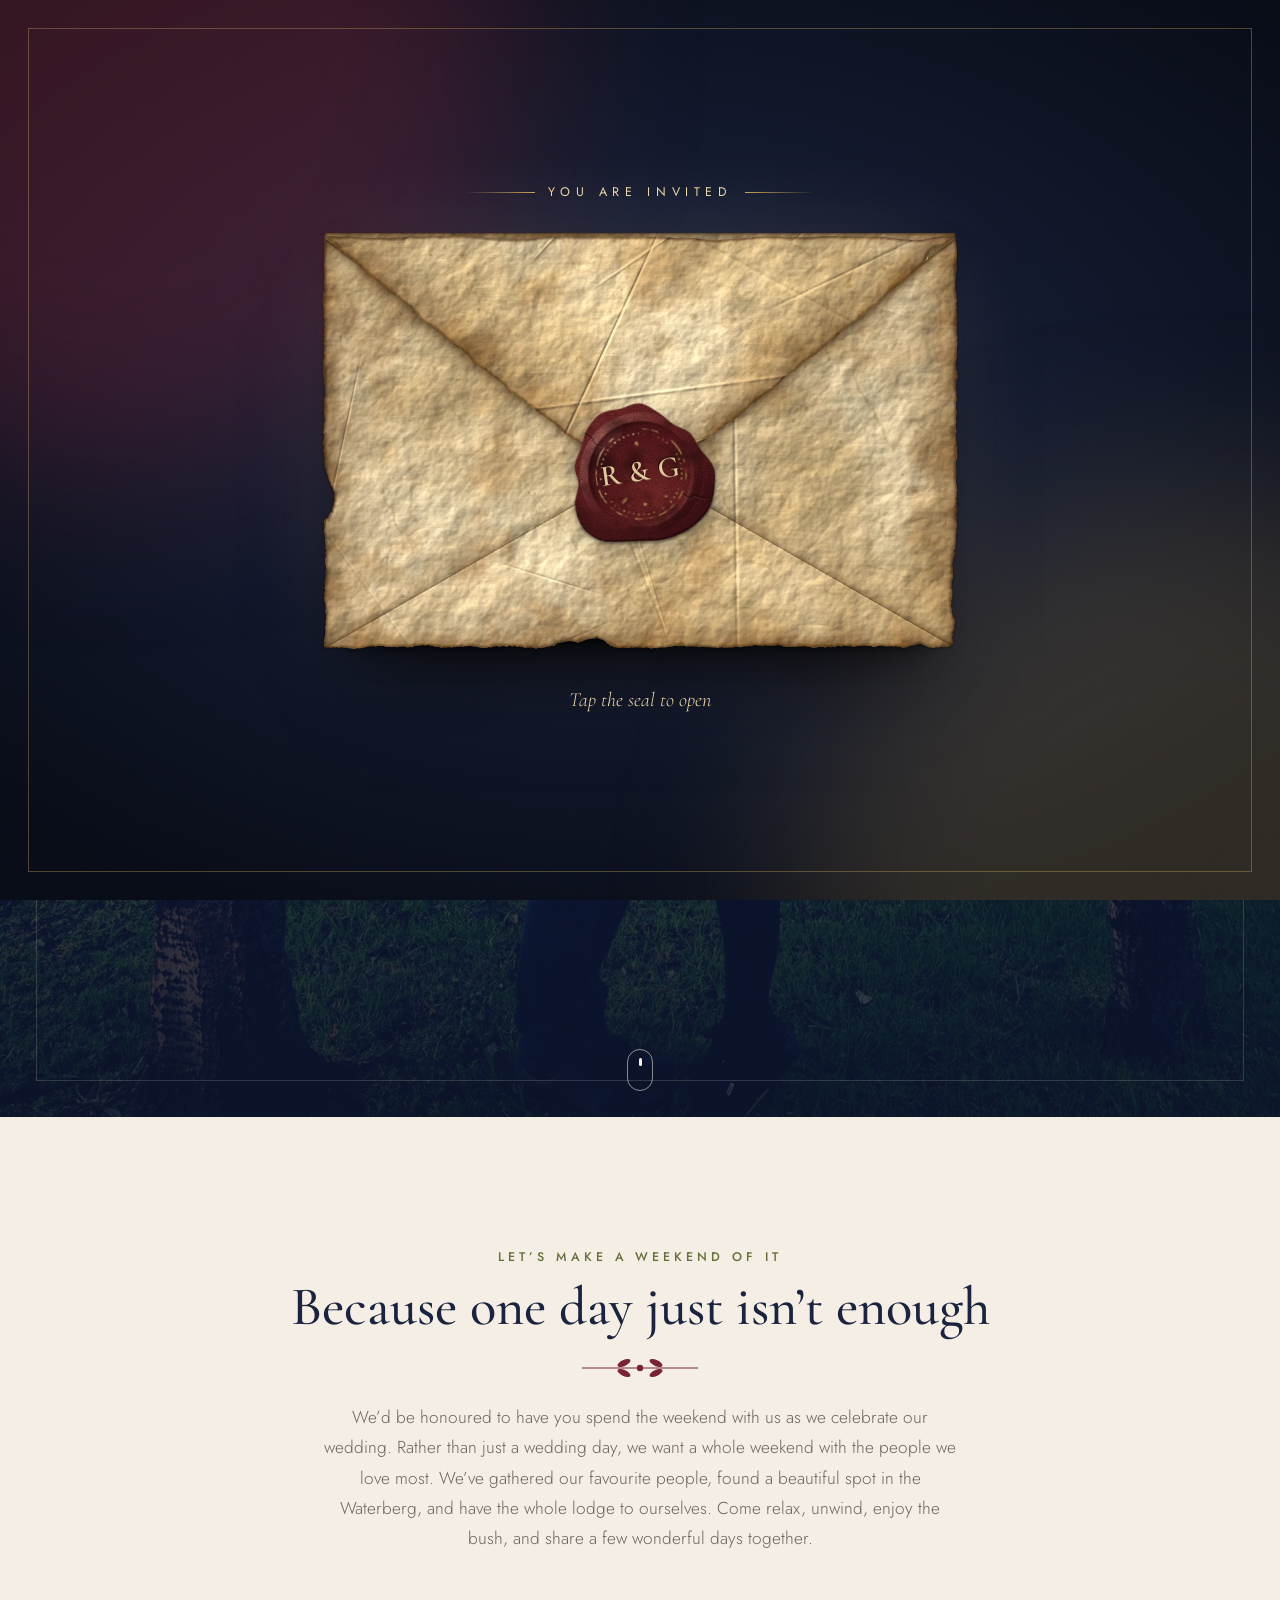
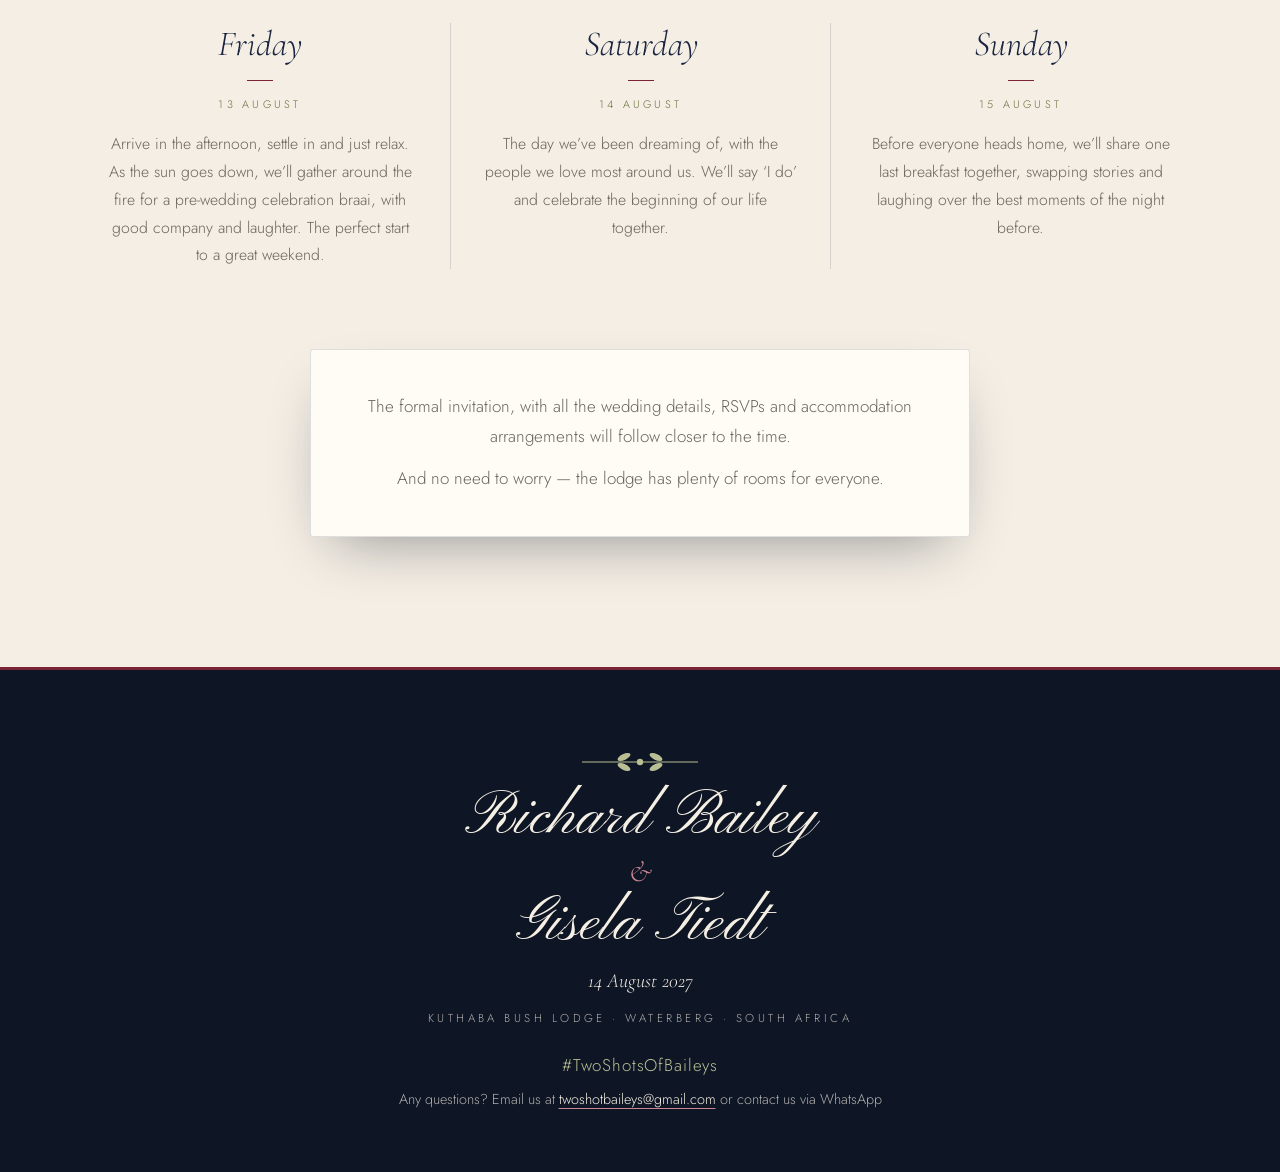
<file: index.html>
<!DOCTYPE html>
<html lang="en">
<head>
  <meta charset="UTF-8" />
  <meta name="viewport" content="width=device-width, initial-scale=1" />
  <title>Richard &amp; Gisela · Save the Weekend</title>
  <meta name="description" content="Save the weekend: our wedding weekend, 13–15 August 2027 at Kuthaba Bush Lodge in the Waterberg, South Africa." />
  <meta name="theme-color" content="#172036" />
  <meta property="og:title" content="Richard &amp; Gisela · Save the Weekend" />
  <meta property="og:description" content="A wedding weekend at Kuthaba Bush Lodge in the Waterberg, South Africa." />
  <link rel="icon" href="data:image/svg+xml,%3Csvg xmlns='http://www.w3.org/2000/svg' viewBox='0 0 64 64'%3E%3Ccircle cx='32' cy='32' r='30' fill='%237a2334'/%3E%3Cpath d='M32 46s-14-8.5-14-18a8 8 0 0 1 14-5.3A8 8 0 0 1 46 28c0 9.5-14 18-14 18z' fill='%23fff'/%3E%3C/svg%3E" />

  <link rel="preconnect" href="https://fonts.googleapis.com" />
  <link rel="preconnect" href="https://fonts.gstatic.com" crossorigin />
  <link href="https://fonts.googleapis.com/css2?family=Cormorant+Garamond:ital,wght@0,400;0,500;0,600;1,400;1,500&family=Jost:wght@300;400;500;600&family=Pinyon+Script&display=swap" rel="stylesheet" />
  <link rel="stylesheet" href="css/styles.css?v=13" />
  <link rel="stylesheet" href="css/landing.css?v=13" />
  <script src="js/config.js?v=13"></script>
  <script>
    // Apply the colour theme before the page paints (?theme=merlot previews one)
    // and the language (?lang=af for Afrikaans; js/landing.js swaps the text in)
    (function () {
      var params = new URLSearchParams(location.search);
      document.documentElement.setAttribute("data-theme", params.get("theme") || (window.WEDDING && window.WEDDING.theme) || "waterberg");
      if (params.get("lang") === "af") document.documentElement.lang = "af";
    })();
  </script>
</head>
<body class="is-locked landing">

  <!-- Reusable artwork -->
  <svg width="0" height="0" style="position:absolute" aria-hidden="true">
    <defs>
      <symbol id="leaf" viewBox="0 0 40 80">
        <path d="M20 2C34 18 38 44 20 78 2 44 6 18 20 2z" />
      </symbol>
      <symbol id="branch" viewBox="0 0 200 420">
        <path d="M100 420C96 320 110 220 98 110 94 70 100 36 108 0" fill="none" stroke="currentColor" stroke-width="2.4" stroke-linecap="round" />
        <g fill="currentColor">
          <ellipse cx="72" cy="360" rx="12" ry="30" transform="rotate(-50 72 360)" />
          <ellipse cx="128" cy="330" rx="12" ry="30" transform="rotate(48 128 330)" />
          <ellipse cx="74" cy="290" rx="11" ry="28" transform="rotate(-48 74 290)" />
          <ellipse cx="126" cy="258" rx="11" ry="28" transform="rotate(50 126 258)" />
          <ellipse cx="76" cy="220" rx="10" ry="26" transform="rotate(-46 76 220)" />
          <ellipse cx="122" cy="186" rx="10" ry="25" transform="rotate(50 122 186)" />
          <ellipse cx="78" cy="152" rx="9" ry="23" transform="rotate(-44 78 152)" />
          <ellipse cx="120" cy="118" rx="9" ry="22" transform="rotate(48 120 118)" />
          <ellipse cx="86" cy="84" rx="8" ry="20" transform="rotate(-40 86 84)" />
          <ellipse cx="118" cy="52" rx="7" ry="18" transform="rotate(44 118 52)" />
          <ellipse cx="108" cy="10" rx="6" ry="14" />
        </g>
      </symbol>
      <symbol id="sprig" viewBox="0 0 120 24">
        <path d="M2 12h116" stroke="currentColor" stroke-width="1" />
        <g fill="currentColor">
          <ellipse cx="44" cy="7" rx="7" ry="3" transform="rotate(-25 44 7)" />
          <ellipse cx="44" cy="17" rx="7" ry="3" transform="rotate(25 44 17)" />
          <ellipse cx="76" cy="7" rx="7" ry="3" transform="rotate(25 76 7)" />
          <ellipse cx="76" cy="17" rx="7" ry="3" transform="rotate(-25 76 17)" />
          <circle cx="60" cy="12" r="3.2" />
        </g>
      </symbol>


      <!-- Card-corner flourish -->
      <symbol id="corner" viewBox="0 0 40 40">
        <g fill="none" stroke="currentColor" stroke-width="1.1" stroke-linecap="round">
          <path d="M3 37V13Q3 3 13 3H37" />
          <path d="M8 30V15Q8 8 15 8H30" />
          <path d="M14 14q7 0 7 7-.5 5-5 4.5T13 20" />
        </g>
        <circle cx="3" cy="3" r="2.2" fill="currentColor" />
        <circle cx="37" cy="3" r="1.3" fill="currentColor" />
        <circle cx="3" cy="37" r="1.3" fill="currentColor" />
      </symbol>
    </defs>
  </svg>

  <!-- ============ Envelope intro ============ -->
  <div class="intro" id="intro" role="dialog" aria-label="Invitation" data-i18n-label="invitation">
    <span class="intro__glow intro__glow--a" aria-hidden="true"></span>
    <span class="intro__glow intro__glow--b" aria-hidden="true"></span>
    <canvas class="intro__fx" id="introFx" aria-hidden="true"></canvas>

    <div class="intro__inner">
      <p class="intro__eyebrow" data-i18n="invited">You are invited</p>
      <button class="envelope" id="envelope" type="button" aria-label="Open the invitation" data-i18n-label="openInvitation">
        <span class="envelope__body">
          <span class="envelope__back"></span>
          <span class="envelope__card">
            <span class="envelope__card-corners" aria-hidden="true">
              <svg><use href="#corner" /></svg><svg><use href="#corner" /></svg><svg><use href="#corner" /></svg><svg><use href="#corner" /></svg>
            </span>
            <span class="envelope__card-small envelope__card-title" data-i18n="saveWeekend">Save the Weekend</span>
            <span class="envelope__card-names">
              <span data-config="partner1"></span>
              <span class="envelope__card-amp">&amp;</span>
              <span data-config="partner2"></span>
            </span>
            <svg class="envelope__card-sprig" aria-hidden="true"><use href="#sprig" /></svg>
            <span class="envelope__card-small" data-i18n="dates">13 – 15 August 2027</span>
            <span class="envelope__card-place">Kuthaba Bush Lodge</span>
          </span>
          <span class="envelope__pocket"></span>
          <span class="envelope__flap-shadow"><span></span></span>
          <span class="envelope__seal envelope__seal--base" aria-hidden="true">
            <span class="seal__inner">
              <img class="seal__wax" src="images/seal.webp" alt="" />
              <span class="seal__text" data-config="initials"></span>
            </span>
          </span>
          <span class="envelope__flap">
            <span class="flap__face flap__face--out"></span>
            <span class="flap__face flap__face--in"></span>
            <span class="envelope__seal envelope__seal--top" aria-hidden="true">
              <span class="seal__inner">
                <img class="seal__wax" src="images/seal.webp" alt="" />
                <span class="seal__text" data-config="initials"></span>
              </span>
            </span>
          </span>
        </span>
      </button>
      <p class="intro__hint"><span data-i18n="tapSeal">Tap the seal to open</span></p>
    </div>
  </div>

  <main>
    <!-- ============ The announcement ============ -->
    <section class="hero" id="home">
      <div class="hero__bg" id="heroBg"></div>
      <div class="hero__frame" aria-hidden="true"></div>
      <div class="hero__leaves" id="leaves" aria-hidden="true"></div>

      <div class="hero__content">
        <p class="hero__eyebrow anim" style="--d:.1s" data-i18n="saveWeekend">Save the Weekend</p>
        <h1 class="hero__names anim" style="--d:.3s">
          <span data-config="partner1"></span>
          <span class="hero__amp">&amp;</span>
          <span data-config="partner2"></span>
        </h1>
        <p class="hero__sub anim" style="--d:.55s" data-i18n="gettingMarried">are getting married</p>

        <div class="hero__dates anim" style="--d:.85s">
          <!-- Each tile starts as a photo and flips once to its date, two seconds apart: the 13th, then the 14th, then the 15th -->
          <div class="hero__day" style="--flip:0s">
            <span class="hero__day-flip">
              <span class="hero__day-photo" style="background-image:url(images/tiles/web/13.jpg?v=13)" aria-hidden="true"></span>
              <span class="hero__day-face">
                <span class="hero__day-name" data-i18n="fri">Fri</span>
                <span class="hero__day-num">13</span>
                <span class="hero__day-note" data-i18n="friNote">Celebrations begin</span>
              </span>
            </span>
          </div>
          <div class="hero__day hero__day--main" style="--flip:2s">
            <span class="hero__day-flip">
              <span class="hero__day-photo" style="background-image:url(images/tiles/web/14.jpg?v=13)" aria-hidden="true"></span>
              <span class="hero__day-face">
                <span class="hero__day-name" data-i18n="sat">Sat</span>
                <span class="hero__day-num">14</span>
                <span class="hero__day-note" data-i18n="satNote">We say ‘I do’</span>
              </span>
            </span>
          </div>
          <div class="hero__day" style="--flip:4s">
            <span class="hero__day-flip">
              <span class="hero__day-photo" style="background-image:url(images/tiles/web/15.jpg?v=13)" aria-hidden="true"></span>
              <span class="hero__day-face">
                <span class="hero__day-name" data-i18n="sun">Sun</span>
                <span class="hero__day-num">15</span>
                <span class="hero__day-note" data-i18n="sunNote">Until we meet again</span>
              </span>
            </span>
          </div>
        </div>
        <p class="hero__month anim" style="--d:.95s" data-i18n="month">August 2027</p>

        <p class="hero__venue anim" style="--d:1s">
          <span class="hero__venue-name" data-config="venue.name"></span>
          <span class="hero__venue-area" data-config="venue.area"></span>
        </p>

        <div class="countdown anim" style="--d:1.05s" id="countdown">
          <div class="countdown__unit"><span class="countdown__num" data-unit="days">000</span><span class="countdown__label" data-i18n="days">Days</span></div>
          <div class="countdown__unit"><span class="countdown__num" data-unit="hours">00</span><span class="countdown__label" data-i18n="hours">Hours</span></div>
          <div class="countdown__unit"><span class="countdown__num" data-unit="minutes">00</span><span class="countdown__label" data-i18n="minutes">Minutes</span></div>
          <div class="countdown__unit"><span class="countdown__num" data-unit="seconds">00</span><span class="countdown__label" data-i18n="seconds">Seconds</span></div>
        </div>

        <div class="hero__actions anim" style="--d:1.2s">
          <div class="cal">
            <button class="btn btn--light" id="calToggle" aria-expanded="false" aria-controls="calMenu" data-i18n="addCalendar">Add to calendar</button>
            <div class="cal__menu" id="calMenu" hidden>
              <a id="calGoogle" target="_blank" rel="noopener">Google Calendar</a>
              <a id="calOutlook" target="_blank" rel="noopener">Outlook</a>
              <button type="button" id="calIcs">Apple / iCal (.ics)</button>
            </div>
          </div>
          <a class="btn btn--ghost" id="venueSite" target="_blank" rel="noopener" data-i18n="seeVenue">See the venue</a>
          <a class="btn btn--ghost" id="fullSite" href="wedding.html" hidden data-i18n="fullSite">Full details &amp; RSVP</a>
        </div>
      </div>

      <a href="#weekend" class="hero__scroll" aria-label="Scroll down" data-i18n-label="scrollDown"><span></span></a>
    </section>

    <!-- ============ The weekend ============ -->
    <section class="three-days" id="weekend">
      <div class="container">
        <header class="three-days__head" data-reveal>
          <p class="eyebrow" data-i18n="weekendEyebrow">Let’s make a weekend of it</p>
          <h2 class="title" data-i18n="weekendTitle">Because one day just isn’t enough</h2>
          <svg class="sprig" aria-hidden="true"><use href="#sprig" /></svg>
          <p class="lead" data-i18n="weekendLead">
            We’d be honoured to have you spend the weekend with us as we celebrate our wedding.
            Rather than just a wedding day, we want a whole weekend with the people we love most.
            We’ve gathered our favourite people, found a beautiful spot in the Waterberg, and have
            the whole lodge to ourselves. Come relax, unwind, enjoy the bush, and share a few
            wonderful days together.
          </p>
        </header>

        <ol class="days">
          <li data-reveal style="--d:.05s">
            <span class="days__name" data-i18n="friday">Friday</span>
            <span class="days__date" data-i18n="aug13">13 August</span>
            <p data-i18n="fridayText">Arrive in the afternoon, settle in and just relax. As the sun goes down, we’ll gather around the fire for a pre-wedding celebration braai, with good company and laughter. The perfect start to a great weekend.</p>
          </li>
          <li data-reveal style="--d:.15s">
            <span class="days__name" data-i18n="saturday">Saturday</span>
            <span class="days__date" data-i18n="aug14">14 August</span>
            <p data-i18n="saturdayText">The day we’ve been dreaming of, with the people we love most around us. We’ll say ‘I&nbsp;do’ and celebrate the beginning of our life together.</p>
          </li>
          <li data-reveal style="--d:.25s">
            <span class="days__name" data-i18n="sunday">Sunday</span>
            <span class="days__date" data-i18n="aug15">15 August</span>
            <p data-i18n="sundayText">Before everyone heads home, we’ll share one last breakfast together, swapping stories and laughing over the best moments of the night before.</p>
          </li>
        </ol>

        <div class="note" data-reveal>
          <p data-i18n="note">The formal invitation, with all the wedding details, RSVPs and accommodation arrangements will follow closer to the time.</p>
          <p class="note__small" data-i18n="noteSmall">And no need to worry — the lodge has plenty of rooms for everyone.</p>
        </div>
      </div>
    </section>
  </main>

  <footer class="footer">
    <svg class="footer__sprig" aria-hidden="true"><use href="#sprig" /></svg>
    <p class="footer__names">
      <span data-config="partner1"></span>
      <span class="footer__amp">&amp;</span>
      <span data-config="partner2"></span>
    </p>
    <p class="footer__date" data-i18n="footerDate">14 August 2027</p>
    <p class="footer__place" data-i18n="footerPlace">Kuthaba Bush Lodge · Waterberg · South Africa</p>
    <p class="footer__tag" data-config="hashtag"></p>
    <p class="footer__contact">
      <span data-i18n="questions">Any questions? Email us at</span> <a data-config-href="contactEmail"></a>
      <span data-i18n="orWhatsapp">or contact us via WhatsApp</span>
    </p>
  </footer>

  <script src="js/landing.js?v=13"></script>
  <script src="js/intro-fx.js?v=13"></script>
</body>
</html>
</file>
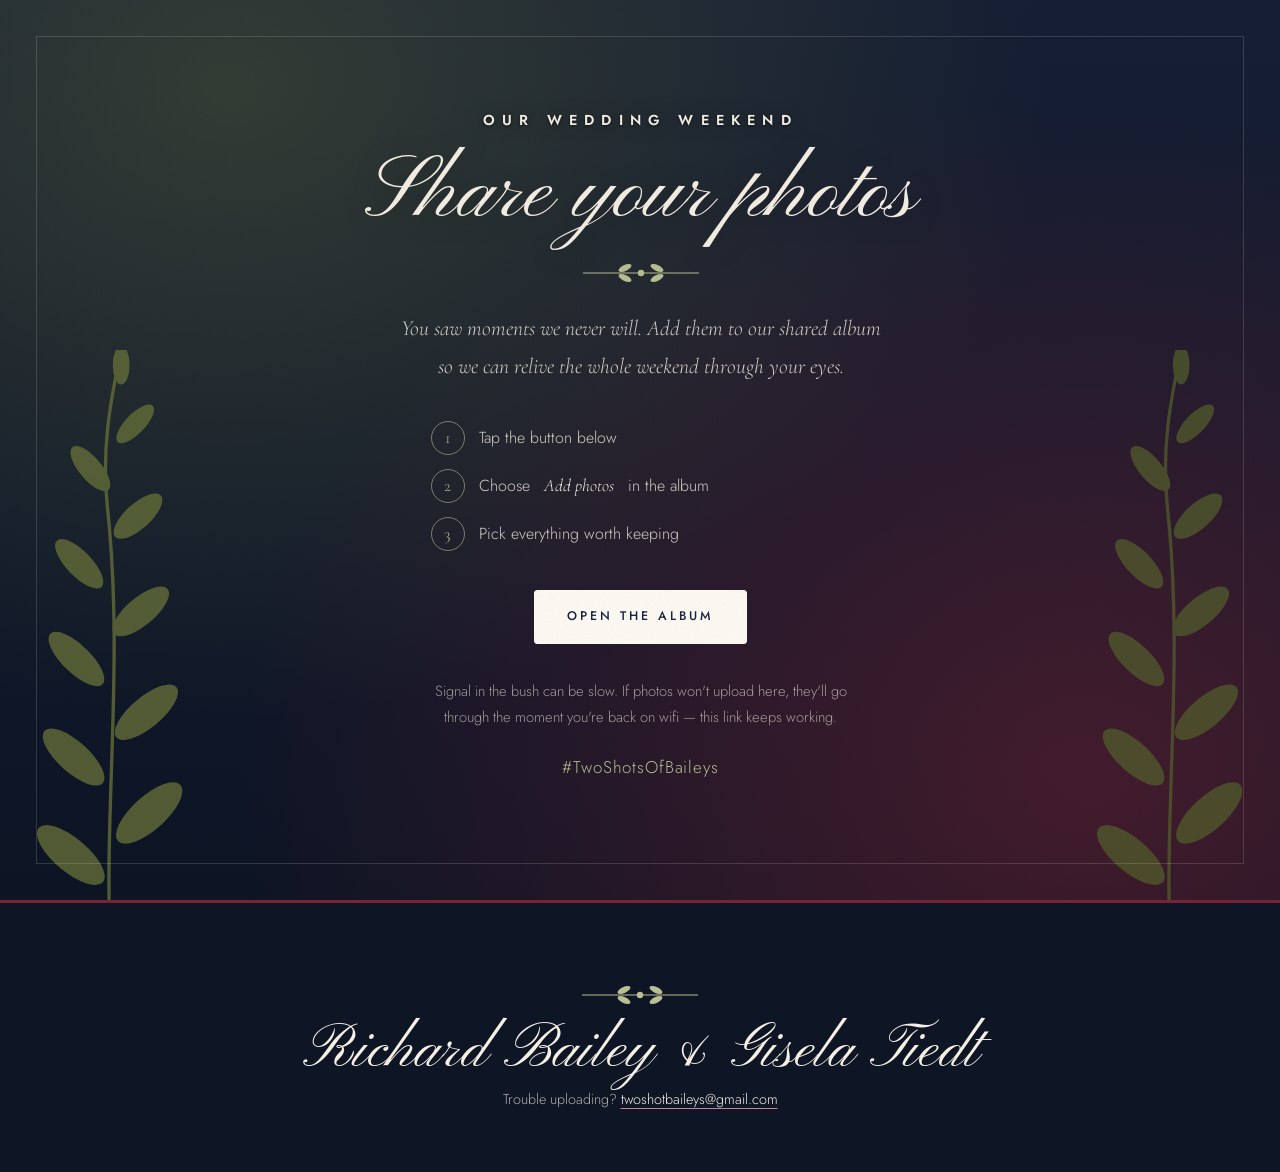
<file: photos/index.html>
<!DOCTYPE html>
<html lang="en">
<head>
  <meta charset="UTF-8" />
  <meta name="viewport" content="width=device-width, initial-scale=1" />
  <title>Share your photos</title>
  <meta name="description" content="Add the photos you took at the wedding to our shared album." />
  <meta name="theme-color" content="#172036" />
  <meta name="robots" content="noindex" />
  <link rel="icon" href="data:image/svg+xml,%3Csvg xmlns='http://www.w3.org/2000/svg' viewBox='0 0 64 64'%3E%3Ccircle cx='32' cy='32' r='30' fill='%237a2334'/%3E%3Cpath d='M32 46s-14-8.5-14-18a8 8 0 0 1 14-5.3A8 8 0 0 1 46 28c0 9.5-14 18-14 18z' fill='%23fff'/%3E%3C/svg%3E" />

  <link rel="preconnect" href="https://fonts.googleapis.com" />
  <link rel="preconnect" href="https://fonts.gstatic.com" crossorigin />
  <link href="https://fonts.googleapis.com/css2?family=Cormorant+Garamond:ital,wght@0,400;0,500;0,600;1,400;1,500&family=Jost:wght@300;400;500&family=Pinyon+Script&display=swap" rel="stylesheet" />
  <link rel="stylesheet" href="../css/styles.css" />
  <link rel="stylesheet" href="../css/landing.css" />
  <script src="../js/config.js"></script>
  <script>
    (function () {
      var q = new URLSearchParams(location.search).get("theme");
      document.documentElement.setAttribute("data-theme", q || (window.WEDDING && window.WEDDING.theme) || "waterberg");
    })();
  </script>
</head>
<body class="is-ready landing">

  <svg width="0" height="0" style="position:absolute" aria-hidden="true">
    <defs>
      <symbol id="leaf" viewBox="0 0 40 80">
        <path d="M20 2C34 18 38 44 20 78 2 44 6 18 20 2z" />
      </symbol>
      <symbol id="branch" viewBox="0 0 200 420">
        <path d="M100 420C96 320 110 220 98 110 94 70 100 36 108 0" fill="none" stroke="currentColor" stroke-width="2.4" stroke-linecap="round" />
        <g fill="currentColor">
          <ellipse cx="72" cy="360" rx="12" ry="30" transform="rotate(-50 72 360)" />
          <ellipse cx="128" cy="330" rx="12" ry="30" transform="rotate(48 128 330)" />
          <ellipse cx="74" cy="290" rx="11" ry="28" transform="rotate(-48 74 290)" />
          <ellipse cx="126" cy="258" rx="11" ry="28" transform="rotate(50 126 258)" />
          <ellipse cx="76" cy="220" rx="10" ry="26" transform="rotate(-46 76 220)" />
          <ellipse cx="122" cy="186" rx="10" ry="25" transform="rotate(50 122 186)" />
          <ellipse cx="78" cy="152" rx="9" ry="23" transform="rotate(-44 78 152)" />
          <ellipse cx="120" cy="118" rx="9" ry="22" transform="rotate(48 120 118)" />
          <ellipse cx="86" cy="84" rx="8" ry="20" transform="rotate(-40 86 84)" />
          <ellipse cx="118" cy="52" rx="7" ry="18" transform="rotate(44 118 52)" />
          <ellipse cx="108" cy="10" rx="6" ry="14" />
        </g>
      </symbol>
      <symbol id="sprig" viewBox="0 0 120 24">
        <path d="M2 12h116" stroke="currentColor" stroke-width="1" />
        <g fill="currentColor">
          <ellipse cx="44" cy="7" rx="7" ry="3" transform="rotate(-25 44 7)" />
          <ellipse cx="44" cy="17" rx="7" ry="3" transform="rotate(25 44 17)" />
          <ellipse cx="76" cy="7" rx="7" ry="3" transform="rotate(25 76 7)" />
          <ellipse cx="76" cy="17" rx="7" ry="3" transform="rotate(-25 76 17)" />
          <circle cx="60" cy="12" r="3.2" />
        </g>
      </symbol>
    </defs>
  </svg>

  <main>
    <section class="hero photos">
      <div class="hero__bg"></div>
      <div class="hero__frame" aria-hidden="true"></div>
      <svg class="hero__branch hero__branch--left" aria-hidden="true"><use href="#branch" /></svg>
      <svg class="hero__branch hero__branch--right" aria-hidden="true"><use href="#branch" /></svg>
      <div class="hero__leaves" id="leaves" aria-hidden="true"></div>

      <div class="hero__content">
        <p class="hero__eyebrow anim" style="--d:.1s">Our Wedding Weekend</p>
        <h1 class="photos__title anim" style="--d:.25s">Share your photos</h1>
        <svg class="sprig sprig--light photos__sprig anim" style="--d:.4s" aria-hidden="true"><use href="#sprig" /></svg>

        <p class="photos__intro anim" style="--d:.5s">
          You saw moments we never will. Add them to our shared album so we can
          relive the whole weekend through your eyes.
        </p>

        <ol class="steps anim" style="--d:.65s">
          <li><span class="steps__num">1</span>Tap the button below</li>
          <li><span class="steps__num">2</span>Choose <em>Add photos</em> in the album</li>
          <li><span class="steps__num">3</span>Pick everything worth keeping</li>
        </ol>

        <div class="hero__actions anim" style="--d:.8s">
          <a class="btn btn--light" id="albumLink" target="_blank" rel="noopener" hidden>Open the album</a>
          <p class="photos__pending" id="albumPending" hidden>
            The album opens closer to the wedding — check back on the day.
          </p>
        </div>

        <p class="photos__note anim" style="--d:.95s">
          Signal in the bush can be slow. If photos won't upload here, they'll go
          through the moment you're back on wifi — this link keeps working.
        </p>

        <p class="photos__tag anim" style="--d:1.05s" data-config="hashtag"></p>
      </div>
    </section>
  </main>

  <footer class="footer">
    <svg class="footer__sprig" aria-hidden="true"><use href="#sprig" /></svg>
    <p class="footer__names" data-config="coupleShort"></p>
    <p class="footer__contact">Trouble uploading? <a data-config-href="contactEmail"></a></p>
  </footer>

  <script>
    // Falling leaves, same as the landing page
    (function () {
      if (window.matchMedia("(prefers-reduced-motion: reduce)").matches) return;
      const box = document.getElementById("leaves");
      const colors = ["#6b7a3c", "#8a9a52", "#a4b07a", "#7b1e2f", "#ffffff"];
      const count = window.innerWidth < 600 ? 9 : 16;
      for (let i = 0; i < count; i++) {
        const svg = document.createElementNS("http://www.w3.org/2000/svg", "svg");
        svg.innerHTML = '<use href="#leaf" />';
        svg.setAttribute("viewBox", "0 0 40 80");
        svg.style.cssText = [
          `left:${Math.random() * 100}%`,
          `--s:${8 + Math.random() * 12}px`,
          `--c:${colors[Math.floor(Math.random() * colors.length)]}`,
          `--t:${14 + Math.random() * 14}s`,
          `--delay:${-Math.random() * 20}s`,
          `--x:${(Math.random() - 0.5) * 260}px`,
          `--rot:${(Math.random() > 0.5 ? 1 : -1) * (180 + Math.random() * 360)}deg`,
        ].join(";");
        box.appendChild(svg);
      }
    })();

    (function () {
      const W = window.WEDDING || {};
      const values = {
        coupleShort: `${W.partner1} & ${W.partner2}`,
        hashtag: W.hashtag,
      };
      document.querySelectorAll("[data-config]").forEach((el) => {
        const v = values[el.dataset.config];
        if (v) el.textContent = v;
      });
      document.querySelectorAll("[data-config-href]").forEach((el) => {
        const email = W[el.dataset.configHref];
        if (email) { el.href = `mailto:${email}`; el.textContent = email; }
      });
      document.title = `Share your photos · ${W.partner1} & ${W.partner2}`;

      // The button only appears once the album link is set in js/config.js
      const link = document.getElementById("albumLink");
      const pending = document.getElementById("albumPending");
      if (W.photosUrl) { link.href = W.photosUrl; link.hidden = false; }
      else { pending.hidden = false; }
    })();
  </script>
</body>
</html>
</file>
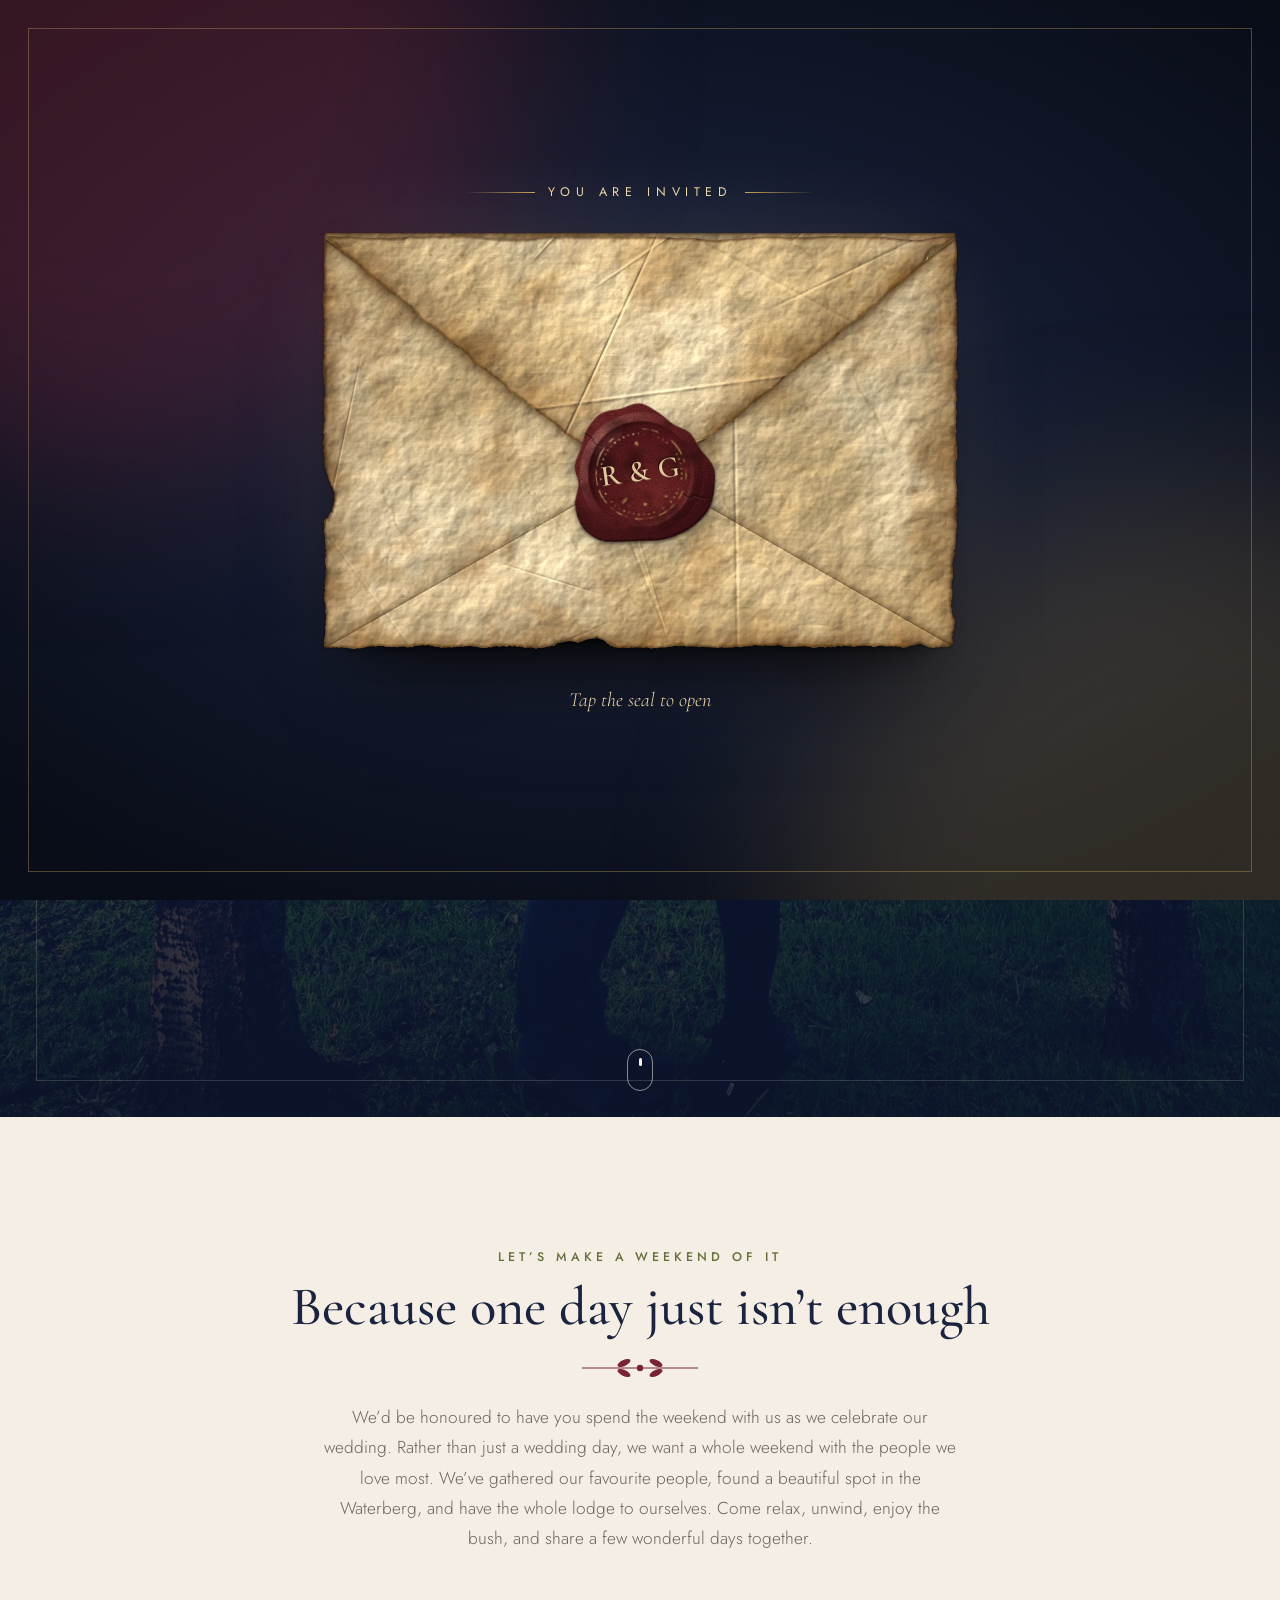
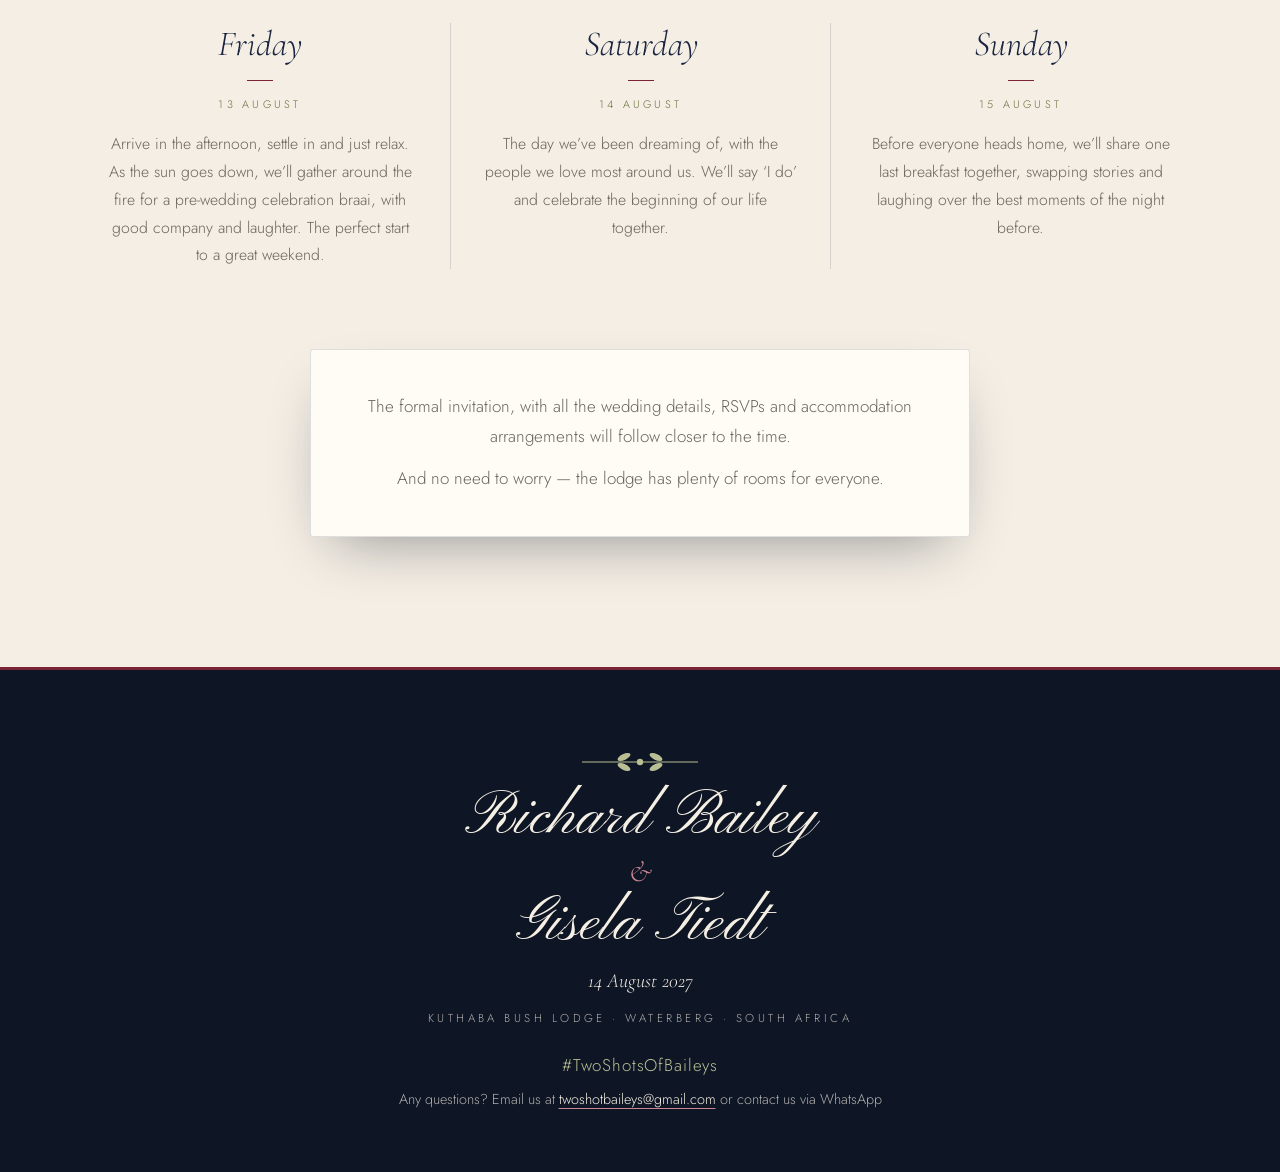
<file: wedding.html>
<!DOCTYPE html>
<html lang="en">
<head>
  <meta charset="UTF-8" />
  <meta name="viewport" content="width=device-width, initial-scale=1" />
  <title>Save the Weekend · 13–15 August 2027</title>
  <meta name="description" content="Save the date and RSVP for our wedding on 14 August 2027 at Kuthaba Bush Lodge in the Waterberg, South Africa." />
  <meta name="theme-color" content="#1C2B4A" />
  <meta property="og:title" content="Save the Weekend · 13–15 August 2027" />
  <meta property="og:description" content="Join us at Kuthaba Bush Lodge in the Waterberg, South Africa." />
  <link rel="icon" href="data:image/svg+xml,%3Csvg xmlns='http://www.w3.org/2000/svg' viewBox='0 0 64 64'%3E%3Ccircle cx='32' cy='32' r='30' fill='%237B1E2F'/%3E%3Cpath d='M32 46s-14-8.5-14-18a8 8 0 0 1 14-5.3A8 8 0 0 1 46 28c0 9.5-14 18-14 18z' fill='%23fff'/%3E%3C/svg%3E" />

  <link rel="preconnect" href="https://fonts.googleapis.com" />
  <link rel="preconnect" href="https://fonts.gstatic.com" crossorigin />
  <link href="https://fonts.googleapis.com/css2?family=Cormorant+Garamond:ital,wght@0,400;0,500;0,600;1,400;1,500&family=Jost:wght@300;400;500&family=Pinyon+Script&display=swap" rel="stylesheet" />
  <link rel="stylesheet" href="css/styles.css?v=6" />
  <script src="js/config.js?v=6"></script>
  <script>
    // Not live yet? Send visitors to the holding page before anything renders.
    // Add ?preview=1 to the address to look at the full site yourself.
    (function () {
      var live = window.WEDDING && window.WEDDING.siteLive;
      if (!live && !/[?&]preview=1/.test(location.search)) {
        location.replace("./");
      }
    })();

    // Apply the colour theme before the page paints (?theme=merlot previews one)
    (function () {
      var q = new URLSearchParams(location.search).get("theme");
      var t = q || (window.WEDDING && window.WEDDING.theme) || "waterberg";
      document.documentElement.setAttribute("data-theme", t);
    })();
  </script>
</head>
<body class="is-locked">

  <!-- Reusable botanical artwork -->
  <svg width="0" height="0" style="position:absolute" aria-hidden="true">
    <defs>
      <symbol id="leaf" viewBox="0 0 40 80">
        <path d="M20 2C34 18 38 44 20 78 2 44 6 18 20 2z" />
        <path d="M20 8v66" fill="none" stroke="rgba(255,255,255,.35)" stroke-width="1.2" />
      </symbol>
      <symbol id="branch" viewBox="0 0 200 420">
        <path d="M100 420C96 320 110 220 98 110 94 70 100 36 108 0" fill="none" stroke="currentColor" stroke-width="2.4" stroke-linecap="round" />
        <g fill="currentColor">
          <ellipse cx="72" cy="360" rx="12" ry="30" transform="rotate(-50 72 360)" />
          <ellipse cx="128" cy="330" rx="12" ry="30" transform="rotate(48 128 330)" />
          <ellipse cx="74" cy="290" rx="11" ry="28" transform="rotate(-48 74 290)" />
          <ellipse cx="126" cy="258" rx="11" ry="28" transform="rotate(50 126 258)" />
          <ellipse cx="76" cy="220" rx="10" ry="26" transform="rotate(-46 76 220)" />
          <ellipse cx="122" cy="186" rx="10" ry="25" transform="rotate(50 122 186)" />
          <ellipse cx="78" cy="152" rx="9" ry="23" transform="rotate(-44 78 152)" />
          <ellipse cx="120" cy="118" rx="9" ry="22" transform="rotate(48 120 118)" />
          <ellipse cx="86" cy="84" rx="8" ry="20" transform="rotate(-40 86 84)" />
          <ellipse cx="118" cy="52" rx="7" ry="18" transform="rotate(44 118 52)" />
          <ellipse cx="108" cy="10" rx="6" ry="14" />
        </g>
      </symbol>
      <symbol id="sprig" viewBox="0 0 120 24">
        <path d="M2 12h116" stroke="currentColor" stroke-width="1" />
        <g fill="currentColor">
          <ellipse cx="44" cy="7" rx="7" ry="3" transform="rotate(-25 44 7)" />
          <ellipse cx="44" cy="17" rx="7" ry="3" transform="rotate(25 44 17)" />
          <ellipse cx="76" cy="7" rx="7" ry="3" transform="rotate(25 76 7)" />
          <ellipse cx="76" cy="17" rx="7" ry="3" transform="rotate(-25 76 17)" />
          <circle cx="60" cy="12" r="3.2" />
        </g>
      </symbol>

      <!-- Card-corner flourish -->
      <symbol id="corner" viewBox="0 0 40 40">
        <g fill="none" stroke="currentColor" stroke-width="1.1" stroke-linecap="round">
          <path d="M3 37V13Q3 3 13 3H37" />
          <path d="M8 30V15Q8 8 15 8H30" />
          <path d="M14 14q7 0 7 7-.5 5-5 4.5T13 20" />
        </g>
        <circle cx="3" cy="3" r="2.2" fill="currentColor" />
        <circle cx="37" cy="3" r="1.3" fill="currentColor" />
        <circle cx="3" cy="37" r="1.3" fill="currentColor" />
      </symbol>
    </defs>
  </svg>

  <!-- ============ Envelope intro ============ -->
  <div class="intro" id="intro" role="dialog" aria-label="Invitation">
    <span class="intro__glow intro__glow--a" aria-hidden="true"></span>
    <span class="intro__glow intro__glow--b" aria-hidden="true"></span>
    <canvas class="intro__fx" id="introFx" aria-hidden="true"></canvas>

    <div class="intro__inner">
      <p class="intro__eyebrow">You are invited</p>
      <button class="envelope" id="envelope" type="button" aria-label="Open the invitation">
        <span class="envelope__body">
          <span class="envelope__back"></span>
          <span class="envelope__card">
            <span class="envelope__card-corners" aria-hidden="true">
              <svg><use href="#corner" /></svg><svg><use href="#corner" /></svg><svg><use href="#corner" /></svg><svg><use href="#corner" /></svg>
            </span>
            <span class="envelope__card-small envelope__card-title">Save the Weekend</span>
            <span class="envelope__card-names">
              <span data-config="partner1"></span>
              <span class="envelope__card-amp">&amp;</span>
              <span data-config="partner2"></span>
            </span>
            <svg class="envelope__card-sprig" aria-hidden="true"><use href="#sprig" /></svg>
            <span class="envelope__card-small">13 – 15 August 2027</span>
            <span class="envelope__card-place">Kuthaba Bush Lodge</span>
          </span>
          <span class="envelope__pocket"></span>
          <span class="envelope__flap-shadow"><span></span></span>
          <span class="envelope__seal envelope__seal--base" aria-hidden="true">
            <span class="seal__inner">
              <img class="seal__wax" src="images/seal.webp" alt="" />
              <span class="seal__text" data-config="initials"></span>
            </span>
          </span>
          <span class="envelope__flap">
            <span class="flap__face flap__face--out"></span>
            <span class="flap__face flap__face--in"></span>
            <span class="envelope__seal envelope__seal--top" aria-hidden="true">
              <span class="seal__inner">
                <img class="seal__wax" src="images/seal.webp" alt="" />
                <span class="seal__text" data-config="initials"></span>
              </span>
            </span>
          </span>
        </span>
      </button>
      <p class="intro__hint"><span>Tap the seal to open</span></p>
    </div>
  </div>

  <div class="progress" id="progress" aria-hidden="true"></div>

  <!-- ============ Navigation ============ -->
  <header class="nav" id="nav">
    <a href="#home" class="nav__brand" data-config="initials"></a>
    <button class="nav__toggle" id="navToggle" aria-label="Open menu" aria-expanded="false" aria-controls="navMenu">
      <span></span><span></span><span></span>
    </button>
    <nav class="nav__menu" id="navMenu">
      <a href="#story">Our Story</a>
      <a href="#details">The Day</a>
      <a href="#venue">Venue</a>
      <a href="#gallery">Gallery</a>
      <a href="#faq">FAQ</a>
      <a href="#rsvp" class="nav__cta">RSVP</a>
    </nav>
  </header>

  <main>
    <!-- ============ Hero ============ -->
    <section class="hero" id="home">
      <div class="hero__bg" id="heroBg"></div>
      <div class="hero__frame" aria-hidden="true"></div>
      <svg class="hero__branch hero__branch--left" aria-hidden="true"><use href="#branch" /></svg>
      <svg class="hero__branch hero__branch--right" aria-hidden="true"><use href="#branch" /></svg>
      <div class="hero__leaves" id="leaves" aria-hidden="true"></div>

      <div class="hero__content" id="heroContent">
        <p class="hero__eyebrow anim" style="--d:.1s">Save the Weekend</p>
        <h1 class="hero__names anim" style="--d:.3s">
          <span data-config="partner1"></span>
          <span class="hero__amp">&amp;</span>
          <span data-config="partner2"></span>
        </h1>
        <p class="hero__sub anim" style="--d:.55s">are getting married</p>

        <div class="hero__date anim" style="--d:.75s">
          <span>Saturday</span>
          <strong>14 <em>·</em> 08 <em>·</em> 2027</strong>
          <span>Kuthaba Bush Lodge</span>
        </div>

        <div class="countdown anim" style="--d:.95s" id="countdown" aria-live="off">
          <div class="countdown__unit"><span class="countdown__num" data-unit="days">000</span><span class="countdown__label">Days</span></div>
          <div class="countdown__unit"><span class="countdown__num" data-unit="hours">00</span><span class="countdown__label">Hours</span></div>
          <div class="countdown__unit"><span class="countdown__num" data-unit="minutes">00</span><span class="countdown__label">Minutes</span></div>
          <div class="countdown__unit"><span class="countdown__num" data-unit="seconds">00</span><span class="countdown__label">Seconds</span></div>
        </div>

        <div class="hero__actions anim" style="--d:1.15s">
          <a href="#rsvp" class="btn btn--light">RSVP now</a>
          <div class="cal">
            <button class="btn btn--ghost" id="calToggle" aria-expanded="false" aria-controls="calMenu">Add to calendar</button>
            <div class="cal__menu" id="calMenu" hidden>
              <a id="calGoogle" target="_blank" rel="noopener">Google Calendar</a>
              <a id="calOutlook" target="_blank" rel="noopener">Outlook</a>
              <button type="button" id="calIcs">Apple / iCal (.ics)</button>
            </div>
          </div>
        </div>
      </div>

      <a href="#story" class="hero__scroll" aria-label="Scroll down"><span></span></a>
    </section>

    <!-- ============ Our story ============ -->
    <section class="section story" id="story">
      <div class="container story__grid">
        <div class="story__media" data-reveal="left">
          <div class="story__frame">
            <div class="story__photo" id="storyPhoto">
              <div class="placeholder">
                <svg><use href="#branch" /></svg>
                <span>Your photo here</span>
              </div>
            </div>
          </div>
        </div>
        <div class="story__text" data-reveal="right">
          <p class="eyebrow">Our Story</p>
          <h2 class="title">Two hearts, one wild adventure</h2>
          <svg class="sprig" aria-hidden="true"><use href="#sprig" /></svg>
          <p>
            What started as a chance meeting became the greatest adventure of our lives.
            Through city lights and quiet weekends in the bush, we found home in each other —
            and now we can't wait to promise forever.
          </p>
          <p>
            We would be honoured to have you with us beneath the African sky in the
            Waterberg mountains as we begin our next chapter together.
          </p>
          <p class="story__sign" data-config="coupleShort"></p>
        </div>
      </div>
    </section>

    <!-- ============ Details ============ -->
    <section class="section details" id="details">
      <div class="container">
        <header class="section__head" data-reveal>
          <p class="eyebrow eyebrow--light">The Celebration</p>
          <h2 class="title title--light">When &amp; Where</h2>
          <svg class="sprig sprig--light" aria-hidden="true"><use href="#sprig" /></svg>
        </header>

        <div class="cards">
          <article class="card" data-reveal style="--d:.05s">
            <div class="card__icon">
              <svg viewBox="0 0 48 48" fill="none" stroke="currentColor" stroke-width="1.6"><path d="M4 40l12-19 7 9 7-15 14 25z"/><circle cx="35" cy="11" r="4"/></svg>
            </div>
            <h3>The Ceremony</h3>
            <p class="card__time">3:30 pm</p>
            <p>At the Cliff Venue — perched on the cliff's edge, with a sweeping view out over the Waterberg bush.</p>
          </article>
          <article class="card card--featured" data-reveal style="--d:.15s">
            <div class="card__icon">
              <svg viewBox="0 0 48 48" fill="none" stroke="currentColor" stroke-width="1.6"><path d="M24 40c-6 0-10-4-10-9 0-6 5-8 6-14 3 3 3 6 3 8 2-2 3-5 3-9 5 4 8 9 8 15 0 5-4 9-10 9z"/><path d="M8 44h32"/></svg>
            </div>
            <h3>The Reception</h3>
            <p class="card__time">6:00 pm – late</p>
            <p>Dinner and dancing in the open-air Reception Boma, gathered around a central bonfire under a sky full of stars.</p>
          </article>
          <article class="card" data-reveal style="--d:.25s">
            <div class="card__icon">
              <svg viewBox="0 0 48 48" fill="none" stroke="currentColor" stroke-width="1.6"><path d="M17 6l7 5 7-5 9 6-4 8-4-2v24H16V18l-4 2-4-8 9-6z"/></svg>
            </div>
            <h3>Dress Code</h3>
            <p class="card__time">Formal · Bush Chic</p>
            <p>Think elegant with a touch of the wild for Saturday, and something comfortable for the Friday braai. August is winter — sunny days, but pack warm layers for the evenings.</p>
          </article>
        </div>

        <div class="weekend">
          <h3 class="weekend__title" data-reveal>A Whole Weekend Together</h3>
          <p class="weekend__intro" data-reveal>
            This is a weekend in the bush, not a single day. Arrive on the Friday, celebrate with us
            on the Saturday, and head home after one last breakfast together on the Sunday.
          </p>
          <ol class="weekend__days">
            <li data-reveal style="--d:.05s">
              <span class="weekend__day">Friday</span>
              <span class="weekend__date">13 August</span>
              <p>Arrive from 2:00 pm, settle into your room and join us around the fire for a relaxed welcome braai.</p>
            </li>
            <li data-reveal style="--d:.15s">
              <span class="weekend__day">Saturday</span>
              <span class="weekend__date">14 August</span>
              <p>A lazy morning in the reserve, then the ceremony at the Cliff Venue and dinner and dancing in the Boma.</p>
            </li>
            <li data-reveal style="--d:.25s">
              <span class="weekend__day">Sunday</span>
              <span class="weekend__date">15 August</span>
              <p>Breakfast together, goodbyes and check-out by 10:00 am — with an easy drive back to Gauteng.</p>
            </li>
          </ol>
        </div>

        <div class="timeline">
          <h3 class="timeline__title" data-reveal>Saturday, Hour by Hour</h3>
          <ol class="timeline__list" id="timeline">
            <li data-reveal><span class="timeline__time">9:00 am</span><span class="timeline__what">Breakfast &amp; a morning in the reserve</span></li>
            <li data-reveal><span class="timeline__time">3:00 pm</span><span class="timeline__what">Welcome drinks at the Cliff Venue</span></li>
            <li data-reveal><span class="timeline__time">3:30 pm</span><span class="timeline__what">Ceremony</span></li>
            <li data-reveal><span class="timeline__time">4:15 pm</span><span class="timeline__what">Canapés &amp; sundowners</span></li>
            <li data-reveal><span class="timeline__time">6:00 pm</span><span class="timeline__what">Reception &amp; dinner at the Boma</span></li>
            <li data-reveal><span class="timeline__time">8:30 pm</span><span class="timeline__what">First dance &amp; party by the fire</span></li>
          </ol>
        </div>
      </div>
    </section>

    <!-- ============ Venue ============ -->
    <section class="section venue" id="venue">
      <div class="container">
        <header class="section__head" data-reveal>
          <p class="eyebrow">The Venue</p>
          <h2 class="title">Kuthaba Bush Lodge</h2>
          <svg class="sprig" aria-hidden="true"><use href="#sprig" /></svg>
          <p class="lead">
            A private game reserve tucked into the majestic Waterberg mountains —
            about 90 minutes from Pretoria. Dramatic cliffs, natural springs, over 200 bird
            species and 15 species of game set the scene for our day.
          </p>
        </header>

        <div class="stats" data-reveal>
          <div class="stat"><span class="stat__num" data-count="90">0</span><span class="stat__label">Minutes from Pretoria</span></div>
          <div class="stat"><span class="stat__num" data-count="200" data-suffix="+">0</span><span class="stat__label">Bird species</span></div>
          <div class="stat"><span class="stat__num" data-count="15">0</span><span class="stat__label">Game species</span></div>
          <div class="stat"><span class="stat__num" data-count="0" data-text="Private">0</span><span class="stat__label">Reserve</span></div>
        </div>

        <div class="venue__grid">
          <div class="venue__map" data-reveal="left">
            <iframe id="map" title="Map to Kuthaba Bush Lodge" loading="lazy" referrerpolicy="no-referrer-when-downgrade"></iframe>
          </div>
          <div class="venue__info" data-reveal="right">
            <h3>Getting there</h3>
            <p class="venue__address" data-config="venue.address"></p>
            <p>
              From Johannesburg or Pretoria, take the N1 north towards Polokwane and exit at
              Modimolle (Nylstroom). The lodge is on Driefontein Road in the Waterberg.
              Some gravel roads are involved — a normal sedan is fine, just take it slow.
            </p>
            <p>Please plan to arrive before sunset: game roads are much easier to navigate in daylight.</p>
            <div class="venue__buttons">
              <a class="btn btn--dark" id="dirGoogle" target="_blank" rel="noopener">Google Maps</a>
              <a class="btn btn--outline" id="dirWaze" target="_blank" rel="noopener">Waze</a>
              <a class="btn btn--outline" id="venueSite" target="_blank" rel="noopener">Venue website</a>
            </div>
          </div>
        </div>

        <div class="stay">
          <h3 class="stay__title" data-reveal>Stay the weekend</h3>
          <p class="stay__intro" data-reveal>
            The lodge sleeps up to 80 guests on site, and the whole reserve is ours for the weekend.
            Rooms are for two nights, Friday and Saturday, and are allocated on a first-come basis —
            let us know in your RSVP if you'd like one.
          </p>
          <div class="stay__grid">
            <div class="stay__item" data-reveal style="--d:.0s"><span class="stay__num">01</span><h4>Red Ivory Chalets</h4><p>Private chalets nestled in the bush.</p></div>
            <div class="stay__item" data-reveal style="--d:.1s"><span class="stay__num">02</span><h4>Bungalows</h4><p>Comfortable rooms close to the lodge.</p></div>
            <div class="stay__item" data-reveal style="--d:.2s"><span class="stay__num">03</span><h4>Safari Tents</h4><p>Glamping under canvas — fall asleep to the bush.</p></div>
            <div class="stay__item" data-reveal style="--d:.3s"><span class="stay__num">04</span><h4>Loft Rooms</h4><p>Cosy loft-style rooms, ideal for groups.</p></div>
          </div>
        </div>
      </div>
    </section>

    <!-- ============ Gallery ============ -->
    <section class="section gallery" id="gallery">
      <div class="container">
        <header class="section__head" data-reveal>
          <p class="eyebrow eyebrow--light">Moments</p>
          <h2 class="title title--light">Our Gallery</h2>
          <svg class="sprig sprig--light" aria-hidden="true"><use href="#sprig" /></svg>
        </header>
        <div class="gallery__grid" id="galleryGrid"></div>
      </div>
    </section>

    <!-- ============ Share your photos ============ -->
    <section class="section share" id="photos">
      <div class="container share__grid">
        <div class="share__qr" data-reveal="left">
          <img src="images/photos-qr.svg" alt="QR code that opens our shared photo album" width="230" height="230" loading="lazy" />
          <p class="share__scan">Scan with your phone</p>
        </div>
        <div class="share__text" data-reveal="right">
          <p class="eyebrow">Your View of the Weekend</p>
          <h2 class="title">Share your photos</h2>
          <svg class="sprig" aria-hidden="true"><use href="#sprig" /></svg>
          <p>
            You saw moments we never will — the quiet ones, the silly ones, the
            ones behind our backs. Add them to our shared album so we can see the
            weekend through your eyes.
          </p>
          <p class="share__hint">
            Point your phone's camera at the code, or tap the button if you're already on your phone.
          </p>
          <div class="share__actions">
            <a class="btn btn--dark" id="albumLink" target="_blank" rel="noopener">Open the album</a>
            <p class="share__pending" id="albumPending" hidden>The album opens closer to the wedding.</p>
          </div>
        </div>
      </div>
    </section>

    <!-- ============ FAQ ============ -->
    <section class="section faq" id="faq">
      <div class="container container--narrow">
        <header class="section__head" data-reveal>
          <p class="eyebrow">Good to Know</p>
          <h2 class="title">Questions &amp; Answers</h2>
          <svg class="sprig" aria-hidden="true"><use href="#sprig" /></svg>
        </header>
        <div class="faq__list">
          <details class="faq__item" data-reveal>
            <summary>What will the weather be like?</summary>
            <div class="faq__body"><p>Mid-August is winter in the Waterberg: clear, sunny days around 20–24 °C, but nights can drop close to freezing. The reception is open-air around a bonfire, so pack warm layers for the evening.</p></div>
          </details>
          <details class="faq__item" data-reveal>
            <summary>When should I arrive and leave?</summary>
            <div class="faq__body"><p>Check-in opens at 2:00 pm on Friday 13 August, and we'd love everyone there for the welcome braai that evening. Check-out is by 10:00 am on Sunday 15 August, after breakfast. If Friday is impossible, come through on Saturday morning instead — just tell us so we can plan.</p></div>
          </details>
          <details class="faq__item" data-reveal>
            <summary>Can I bring a plus-one or children?</summary>
            <div class="faq__body"><p>Your invitation will say who is included. If you're unsure, please get in touch with us before you RSVP.</p></div>
          </details>
          <details class="faq__item" data-reveal>
            <summary>What shoes should I wear?</summary>
            <div class="faq__body"><p>The ceremony and reception are on natural ground and river sand. Block heels, wedges or smart flats are your friends — leave the stilettos at home.</p></div>
          </details>
          <details class="faq__item" data-reveal>
            <summary>Will there be wildlife around?</summary>
            <div class="faq__body"><p>The lodge sits inside a private game reserve with plains game and over 200 bird species. Keep an eye out on the drive in, and please follow lodge guidance after dark.</p></div>
          </details>
          <details class="faq__item" data-reveal>
            <summary>Do you have a gift registry?</summary>
            <div class="faq__body"><p>Your presence is the greatest gift. If you'd like to spoil us, details will follow with the formal invitation.</p></div>
          </details>
        </div>
      </div>
    </section>

    <!-- ============ RSVP ============ -->
    <section class="section rsvp" id="rsvp">
      <svg class="rsvp__branch" aria-hidden="true"><use href="#branch" /></svg>
      <div class="container container--narrow">
        <header class="section__head" data-reveal>
          <p class="eyebrow eyebrow--light">Kindly Reply</p>
          <h2 class="title title--light">RSVP</h2>
          <svg class="sprig sprig--light" aria-hidden="true"><use href="#sprig" /></svg>
          <p class="lead lead--light">Please let us know by <strong data-config="rsvpDeadline"></strong></p>
        </header>

        <div class="rsvp__card" data-reveal="zoom">
          <form class="form" id="rsvpForm" novalidate>
            <div class="form__row">
              <div class="field">
                <input id="name" name="name" type="text" placeholder=" " autocomplete="name" required />
                <label for="name">Full name</label>
                <span class="field__error">Please tell us your name</span>
              </div>
              <div class="field">
                <input id="email" name="email" type="email" placeholder=" " autocomplete="email" required />
                <label for="email">Email address</label>
                <span class="field__error">Please enter a valid email</span>
              </div>
            </div>

            <fieldset class="choice" id="attendingGroup">
              <legend>Will you be joining us?</legend>
              <label class="choice__opt">
                <input type="radio" name="attending" value="yes" required />
                <span class="choice__box">
                  <svg viewBox="0 0 24 24"><path d="M12 21s-8-5.2-8-11a4.8 4.8 0 0 1 8-3.5A4.8 4.8 0 0 1 20 10c0 5.8-8 11-8 11z"/></svg>
                  Joyfully accepts
                </span>
              </label>
              <label class="choice__opt">
                <input type="radio" name="attending" value="no" />
                <span class="choice__box">
                  <svg viewBox="0 0 24 24"><path d="M4 12h16"/></svg>
                  Regretfully declines
                </span>
              </label>
              <span class="field__error">Please choose one</span>
            </fieldset>

            <div class="form__extra" id="attendingFields">
              <div class="form__row">
                <div class="stepper">
                  <span class="stepper__label">Number of guests</span>
                  <div class="stepper__ctrl">
                    <button type="button" data-step="-1" aria-label="Fewer guests">−</button>
                    <output id="guestCount" aria-live="polite">1</output>
                    <button type="button" data-step="1" aria-label="More guests">+</button>
                  </div>
                  <input type="hidden" name="guests" id="guestsInput" value="1" />
                </div>
                <div class="field">
                  <input id="phone" name="phone" type="tel" placeholder=" " autocomplete="tel" />
                  <label for="phone">Phone (optional)</label>
                </div>
              </div>

              <div class="field" id="guestNamesField" hidden>
                <input id="guestNames" name="guestNames" type="text" placeholder=" " />
                <label for="guestNames">Names of your guests</label>
              </div>

              <fieldset class="toggle-group">
                <legend>Would you like on-site accommodation?</legend>
                <label class="pill"><input type="radio" name="accommodation" value="yes" /><span>Yes, please</span></label>
                <label class="pill"><input type="radio" name="accommodation" value="no" checked /><span>No, thank you</span></label>
              </fieldset>

              <div class="field">
                <input id="dietary" name="dietary" type="text" placeholder=" " />
                <label for="dietary">Dietary requirements</label>
              </div>
              <div class="field">
                <input id="song" name="song" type="text" placeholder=" " />
                <label for="song">A song that will get you dancing</label>
              </div>
            </div>

            <div class="field">
              <textarea id="message" name="message" rows="3" placeholder=" "></textarea>
              <label for="message">A note for the couple</label>
            </div>

            <!-- Honeypot field to deter spam bots -->
            <input type="text" name="website" class="hp" tabindex="-1" autocomplete="off" aria-hidden="true" />

            <button class="btn btn--accent btn--block" type="submit" id="rsvpSubmit">
              <span class="btn__text">Send RSVP</span>
              <span class="btn__spinner" aria-hidden="true"></span>
            </button>
            <p class="form__status" id="formStatus" role="status"></p>
          </form>

          <div class="thanks" id="thanks" hidden>
            <svg class="thanks__icon" viewBox="0 0 52 52"><circle cx="26" cy="26" r="24"/><path d="M15 27l7 7 15-16"/></svg>
            <h3 id="thanksTitle">Thank you!</h3>
            <p id="thanksText"></p>
            <button class="btn btn--outline" id="rsvpAgain" type="button">Send another response</button>
          </div>
        </div>
      </div>
    </section>
  </main>

  <!-- ============ Footer ============ -->
  <footer class="footer">
    <svg class="footer__sprig" aria-hidden="true"><use href="#sprig" /></svg>
    <p class="footer__names" data-config="coupleShort"></p>
    <p class="footer__date" data-config="dateLong"></p>
    <p class="footer__place">Kuthaba Bush Lodge · Waterberg · South Africa</p>
    <p class="footer__tag" data-config="hashtag"></p>
    <p class="footer__contact">Questions? <a data-config-href="contactEmail"></a></p>
  </footer>

  <button class="to-top" id="toTop" aria-label="Back to top">
    <svg viewBox="0 0 24 24"><path d="M6 14l6-6 6 6"/></svg>
  </button>

  <!-- Lightbox -->
  <div class="lightbox" id="lightbox" hidden role="dialog" aria-modal="true" aria-label="Photo viewer">
    <button class="lightbox__close" id="lbClose" aria-label="Close">×</button>
    <button class="lightbox__nav lightbox__nav--prev" id="lbPrev" aria-label="Previous photo">‹</button>
    <figure class="lightbox__figure">
      <img id="lbImg" alt="" />
      <figcaption id="lbCaption"></figcaption>
    </figure>
    <button class="lightbox__nav lightbox__nav--next" id="lbNext" aria-label="Next photo">›</button>
  </div>

  <canvas class="confetti" id="confetti" aria-hidden="true"></canvas>

  <script src="js/gallery.js?v=6"></script>
  <script src="js/main.js?v=6"></script>
  <script src="js/intro-fx.js?v=6"></script>
</body>
</html>
</file>
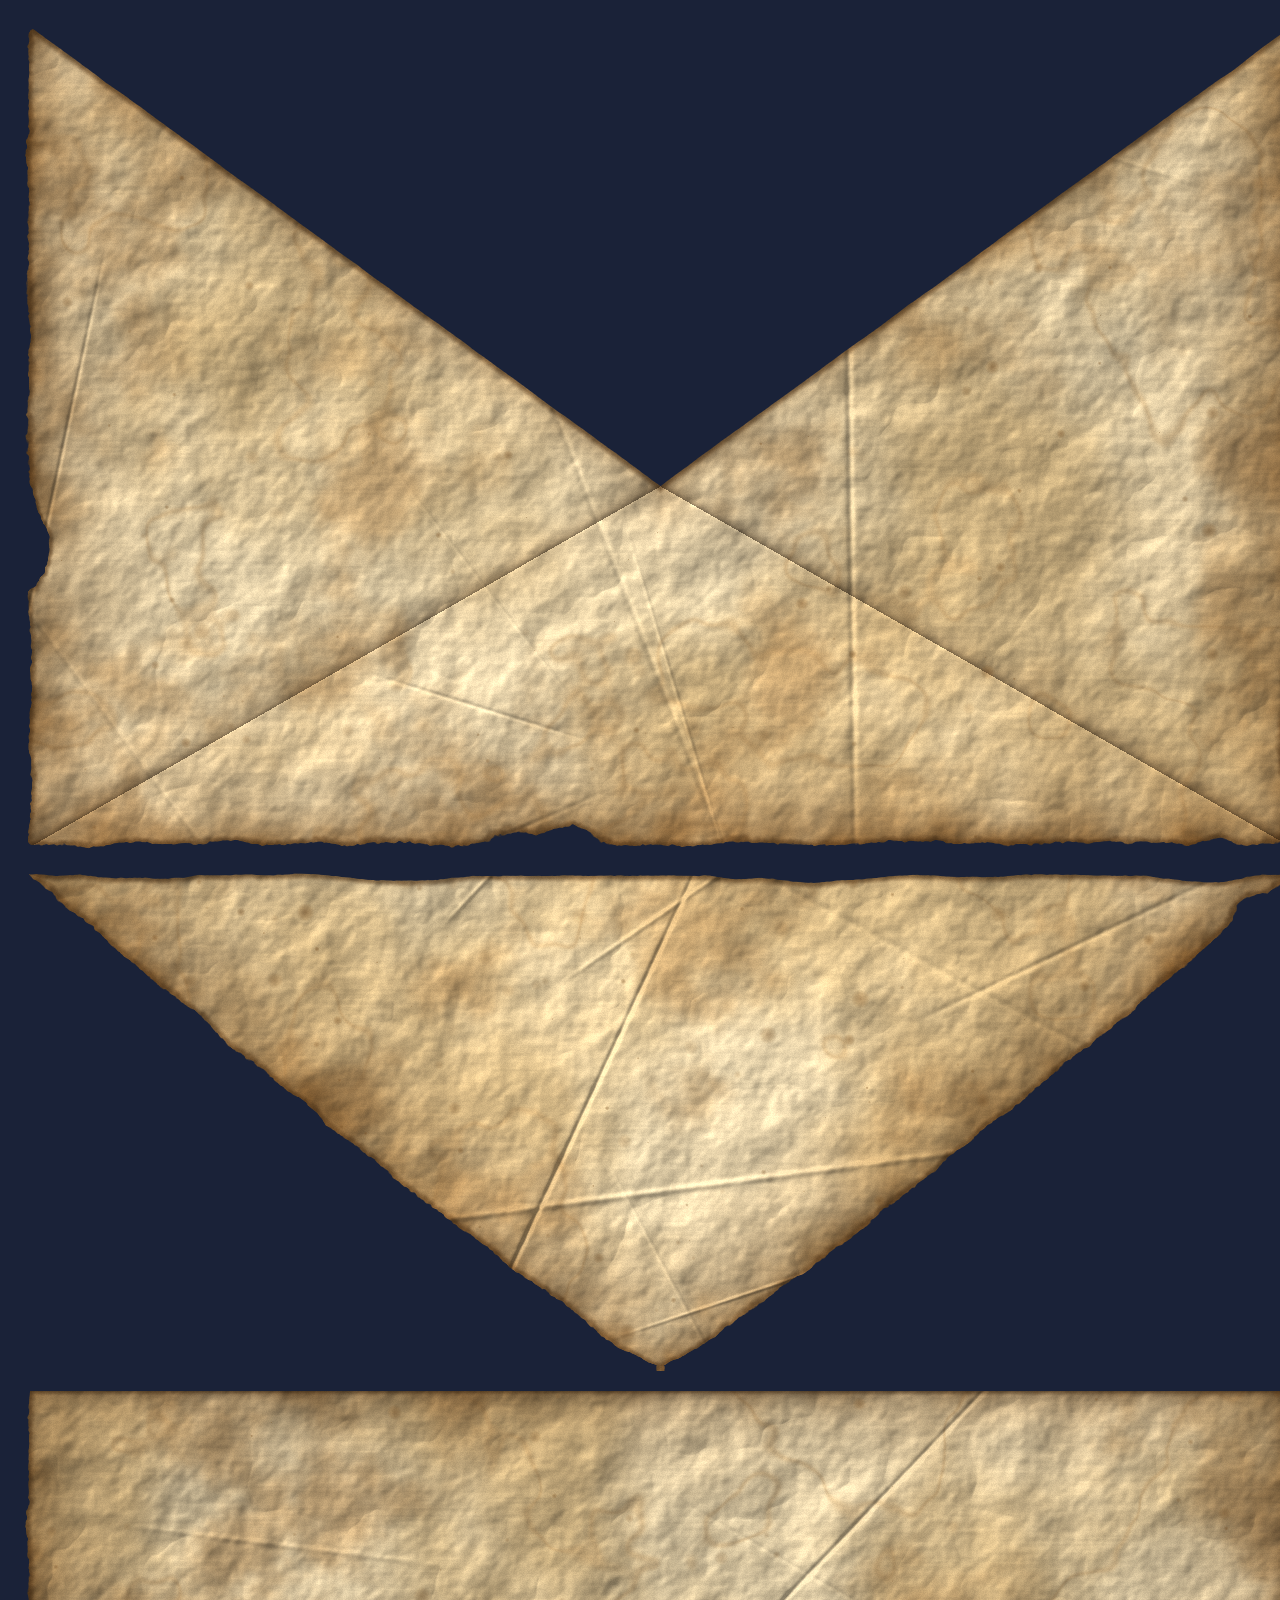
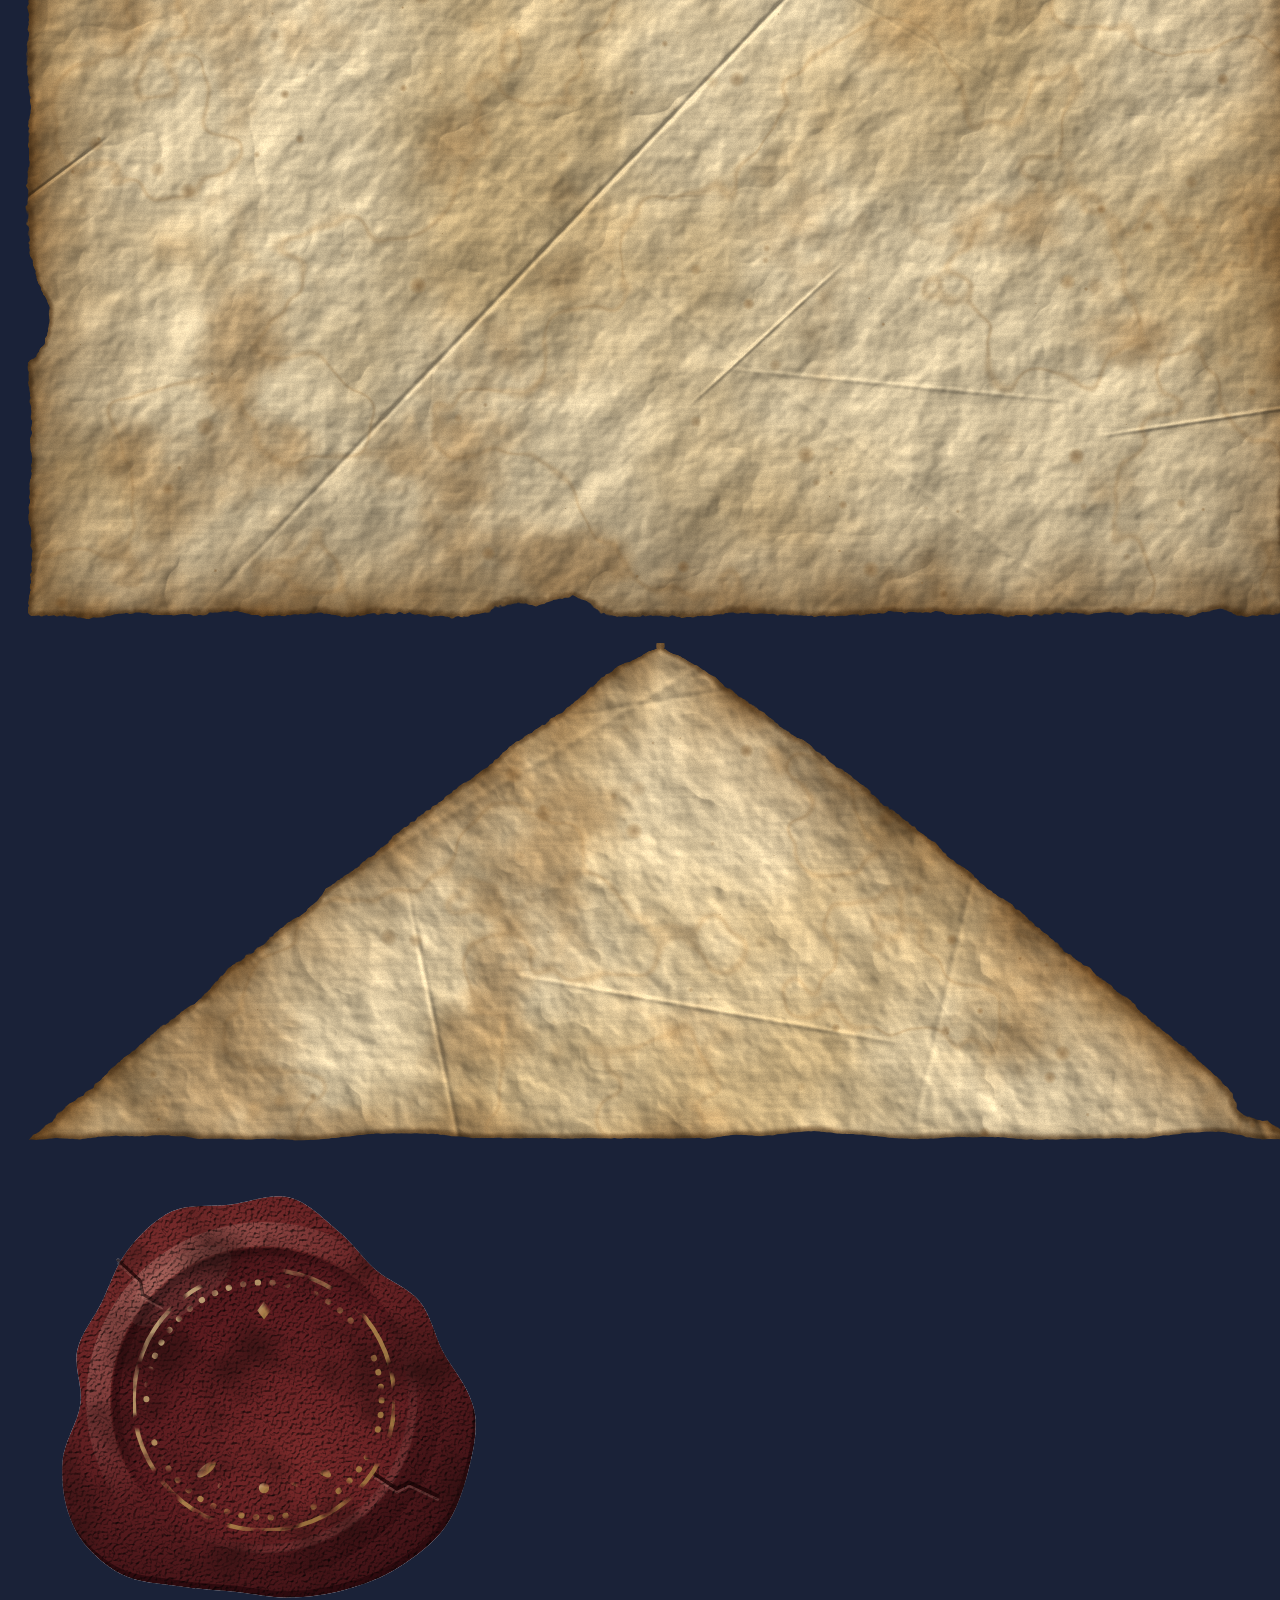
<file: tools/envelope/generate.html>
<!DOCTYPE html>
<!--
  Paints the aged-parchment envelope artwork used by the intro:
    images/envelope-front.webp  (the pocket: side flaps + bottom flap, V-shaped opening)
    images/envelope-flap.webp   (the closing flap)
    images/envelope-back.webp   (inside: the back panel, seen through the opening)
    images/envelope-flap-in.webp (inside: the underside of the flap, seen once it lifts)
    images/seal.webp            (the wax seal; the initials are laid over it as text)
  Open this page in a browser and right-click each canvas to save it, or see README.
  Everything is drawn from seeded noise, so the result is the same every time.
-->
<html>
<head>
<meta charset="UTF-8" />
<title>Envelope artwork generator</title>
<style>body { margin: 0; background: #1a2238; } canvas { display: block; margin: 20px; }</style>
</head>
<body>
<canvas id="front"></canvas>
<canvas id="flap"></canvas>
<canvas id="back"></canvas>
<canvas id="flapIn"></canvas>
<canvas id="seal"></canvas>
<pre id="out" hidden></pre>
<script>
(function () {
  "use strict";

  const W = 1280, H = 832;           // envelope, 16 : 10.4
  const FH = Math.round(H * 0.6);    // the flap covers the top 60%
  const V = 0.56;                    // depth of the pocket's V opening

  /* ---------- Seeded value noise ---------- */
  function hash(x, y, s) {
    let h = (x * 374761393 + y * 668265263 + s * 1274126177) | 0;
    h = Math.imul(h ^ (h >>> 13), 1274126177);
    return ((h ^ (h >>> 16)) >>> 0) / 4294967295;
  }
  function vnoise(x, y, s) {
    const xi = Math.floor(x), yi = Math.floor(y);
    let fx = x - xi, fy = y - yi;
    fx = fx * fx * (3 - 2 * fx); fy = fy * fy * (3 - 2 * fy);
    const a = hash(xi, yi, s), b = hash(xi + 1, yi, s), c = hash(xi, yi + 1, s), d = hash(xi + 1, yi + 1, s);
    return a + (b - a) * fx + (c - a) * fy + (a - b - c + d) * fx * fy;
  }
  function fbm(x, y, oct, s) {
    let v = 0, amp = 0.5, tot = 0;
    for (let i = 0; i < oct; i++) { v += vnoise(x, y, s + i * 17) * amp; tot += amp; x *= 2.03; y *= 2.03; amp *= 0.5; }
    return v / tot;
  }
  function rng(seed) { let i = 0; return () => hash(i++, seed, 99); }
  const clamp = (v, a = 0, b = 1) => Math.max(a, Math.min(b, v));
  const smooth = (a, b, v) => { const t = clamp((v - a) / (b - a)); return t * t * (3 - 2 * t); };
  const mix = (a, b, t) => [a[0] + (b[0] - a[0]) * t, a[1] + (b[1] - a[1]) * t, a[2] + (b[2] - a[2]) * t];

  const PAPER = [228, 209, 170], TAN = [203, 176, 128], STAIN = [168, 130, 82], GRIME = [112, 76, 36], EDGE = [74, 47, 20];

  /* Paint one sheet. shape(x, y) returns the distance in px to the nearest worn edge
     (negative = outside); extra(x, y) returns { shade, light } tweaks for folds.
     edgeSeed sets the torn outline, so the inside and outside of a piece can share one. */
  function paint(canvas, w, h, seed, shape, extra, edgeSeed = seed) {
    canvas.width = w; canvas.height = h;
    const ctx = canvas.getContext("2d");
    const img = ctx.createImageData(w, h);
    const px = img.data;
    const rand = rng(seed);

    // Creases: long straight folds and short wrinkles, pressed into the height map
    const creases = [];
    for (let i = 0; i < 9; i++) {
      const long = i < 3;
      creases.push({
        x: rand() * w, y: rand() * h, a: rand() * Math.PI,
        len: long ? w * (0.35 + rand() * 0.5) : w * (0.05 + rand() * 0.14),
        wd: long ? 2.4 + rand() * 2.2 : 1.6 + rand() * 1.6,
        depth: (rand() < 0.5 ? -1 : 1) * (long ? 1.6 + rand() * 1.6 : 0.9 + rand() * 1.1),
      });
    }

    // Height map: broad buckling, finer crumple, creases
    const hm = new Float32Array(w * h);
    for (let y = 0; y < h; y++) {
      for (let x = 0; x < w; x++) {
        let v = fbm(x * 0.0035, y * 0.0035, 4, seed) * 46
              + Math.abs(fbm(x * 0.011, y * 0.011, 4, seed + 5) - 0.5) * 13 + fbm(x * 0.016, y * 0.016, 4, seed + 6) * 16
              + fbm(x * 0.05, y * 0.05, 3, seed + 9) * 3.2;
        for (const c of creases) {
          const dx = x - c.x, dy = y - c.y;
          const along = dx * Math.cos(c.a) + dy * Math.sin(c.a);
          if (Math.abs(along) > c.len) continue;
          const across = -dx * Math.sin(c.a) + dy * Math.cos(c.a);
          if (Math.abs(across) > c.wd * 4) continue;
          const fade = 1 - Math.pow(Math.abs(along) / c.len, 3);
          v += c.depth * Math.exp(-(across * across) / (c.wd * c.wd)) * fade;
        }
        hm[y * w + x] = v;
      }
    }

    for (let y = 0; y < h; y++) {
      for (let x = 0; x < w; x++) {
        const i = y * w + x;
        // Worn, torn outline: fine fraying plus the odd deeper nick
        const fray = (fbm(x * 0.028, y * 0.028, 3, edgeSeed + 21) - 0.5) * 9 + (fbm(x * 0.19, y * 0.19, 2, edgeSeed + 23) - 0.5) * 3.4;
        const nick = Math.max(0, fbm(x * 0.0075, y * 0.0075, 3, edgeSeed + 27) - 0.6) * 85;
        const sh = shape(x, y);
        const d = sh.d + (fray - nick) * sh.rough;
        if (d < -1) { px[i * 4 + 3] = 0; continue; }

        // Colour: paper → tan → tea stains, grime gathering towards the edges
        const tone = fbm(x * 0.0042 + 9, y * 0.0042 + 3, 5, seed + 31);
        let col = mix(PAPER, TAN, smooth(0.3, 0.72, tone));
        col = mix(col, STAIN, smooth(0.52, 0.8, fbm(x * 0.009 + 40, y * 0.009, 5, seed + 37)) * 0.55);
        const ring = fbm(x * 0.006 + 80, y * 0.006 + 80, 4, seed + 41); // water marks: darker along one contour
        col = mix(col, STAIN, Math.exp(-Math.pow((ring - 0.56) / 0.012, 2)) * 0.3);
        const de = sh.grime === undefined ? sh.d : sh.grime;
        const grime = Math.exp(-Math.max(0, de) / 46) * (0.35 + fbm(x * 0.018 + 7, y * 0.018, 4, seed + 43) * 1.1);
        col = mix(col, GRIME, clamp(grime * 0.8));
        col = mix(col, EDGE, smooth(7, 0, d) * 0.6);

        // Light from the top left across the crumpled surface
        const dhx = hm[i + (x < w - 1 ? 1 : 0)] - hm[i - (x > 0 ? 1 : 0)];
        const dhy = hm[i + (y < h - 1 ? w : 0)] - hm[i - (y > 0 ? w : 0)];
        let light = 1 + clamp((dhx + dhy) * 0.2, -0.34, 0.26);
        // Paper fibres and grain
        light *= 1 + (hash(x, y, seed + 51) - 0.5) * 0.07 + (fbm(x * 0.012, y * 0.45, 2, seed + 53) - 0.5) * 0.07;

        const ex = extra ? extra(x, y) : null;
        if (ex) { light *= ex.light; col = mix(col, EDGE, ex.shade); }

        px[i * 4] = clamp(col[0] * light, 0, 255);
        px[i * 4 + 1] = clamp(col[1] * light, 0, 255);
        px[i * 4 + 2] = clamp(col[2] * light, 0, 255);
        px[i * 4 + 3] = clamp(d + 1) * 255;
      }
    }
    ctx.putImageData(img, 0, 0);

    // Foxing: rust-brown age spots, a few with a paler halo
    ctx.globalCompositeOperation = "source-atop";
    for (let n = 0; n < 190; n++) {
      const x = rand() * w, y = rand() * h, r = 0.8 + Math.pow(rand(), 3) * 9, a = 0.12 + rand() * 0.34;
      const g = ctx.createRadialGradient(x, y, 0, x, y, r);
      g.addColorStop(0, `rgba(104, 66, 28, ${a})`);
      g.addColorStop(0.6, `rgba(120, 80, 36, ${a * 0.55})`);
      g.addColorStop(1, "rgba(120, 80, 36, 0)");
      ctx.fillStyle = g;
      ctx.fillRect(x - r, y - r, r * 2, r * 2);
    }
    ctx.globalCompositeOperation = "source-over";
  }

  // Distance to the edge of a rectangle with softly worn corners
  function rectDist(x, y, w, h, r) {
    const qx = Math.abs(x - w / 2) - (w / 2 - r), qy = Math.abs(y - h / 2) - (h / 2 - r);
    return r - (Math.hypot(Math.max(qx, 0), Math.max(qy, 0)) + Math.min(Math.max(qx, qy), 0));
  }
  // Signed distance from a line a→b (positive below a line drawn left to right)
  function lineDist(x, y, ax, ay, bx, by) {
    const dx = bx - ax, dy = by - ay;
    return ((y - ay) * dx - (x - ax) * dy) / Math.hypot(dx, dy);
  }

  /* ---------- Front: side flaps tucked under the bottom flap ---------- */
  const M = 9; // margin kept clear for the torn outline
  paint(document.getElementById("front"), W, H, 3,
    (x, y) => {
      const outer = rectDist(x, y, W, H, 14) - M;
      // the V opening, cut cleanly
      const v = x < W / 2 ? lineDist(x, y, 0, 0, W / 2, H * V) : lineDist(x, y, W / 2, H * V, W, 0);
      return v < outer ? { d: v, rough: 0.12, grime: Math.min(outer, v * 2.2 + 26) } : { d: outer, rough: 1, grime: Math.min(outer, v * 2.2 + 26) };
    },
    (x, y) => {
      // seams: the bottom flap lies on top and throws a soft shadow on the side flaps
      const s = x < W / 2 ? lineDist(x, y, 0, H, W / 2, H * V) : lineDist(x, y, W / 2, H * V, W, H);
      if (s >= 0) return { light: 1.035 + Math.exp(-s / 1.6) * 0.16, shade: Math.exp(-s / 30) * 0.1 }; // bottom flap, lit edge
      return { light: 0.965 - Math.exp(s / 3) * 0.2, shade: Math.exp(s / 11) * 0.42 };
    });

  /* ---------- Flap: gently bowed edges meeting in a rounded point ---------- */
  const half = (y) => (W / 2 - M) * Math.pow(clamp(1 - y / (FH - 6)), 0.9) + 10 * smooth(FH - 70, FH - 6, y) * clamp((FH - 6 - y) / 20);
  const slope = FH / Math.hypot(FH, W / 2);
  const flapShape = (x, y) => {
    const side = (half(y) - Math.abs(x - W / 2)) * slope;
    const top = y - 3;
    return top < side ? { d: top, rough: 0.35, grime: side } : { d: side, rough: 0.8, grime: side };
  };
  paint(document.getElementById("flap"), W, FH, 8, flapShape,
    (x, y) => {
      const side = (half(y) - Math.abs(x - W / 2)) * slope;
      return { light: 1.02 + Math.exp(-Math.max(0, side) / 2) * 0.12 - Math.exp(-y / 5) * 0.1, shade: Math.exp(-y / 9) * 0.22 };
    });

  /* ---------- Inside: the same old paper, a touch more shadowed ---------- */
  // The underside of the flap keeps the flap's torn outline, saved upside down because
  // that is how it faces you once the flap has lifted.
  const flapIn = document.getElementById("flapIn");
  paint(flapIn, W, FH, 18, flapShape,
    (x, y) => ({ light: 0.97 - Math.exp(-y / 5) * 0.12, shade: Math.exp(-y / 12) * 0.28 }), 8);
  const upright = document.createElement("canvas");
  upright.width = W; upright.height = FH;
  upright.getContext("2d").drawImage(flapIn, 0, 0);
  const fctx = flapIn.getContext("2d");
  fctx.clearRect(0, 0, W, FH);
  fctx.setTransform(1, 0, 0, -1, 0, FH);
  fctx.drawImage(upright, 0, 0);
  fctx.setTransform(1, 0, 0, 1, 0, 0);
  // The back panel: torn like the front at the sides and bottom, folded along the top
  // where the flap hinges, and darker towards the bottom of the pocket.
  paint(document.getElementById("back"), W, H, 13,
    (x, y) => {
      const outer = rectDist(x, y + 40, W, H + 40, 14) - M;
      const top = y + 2; // a clean fold, opaque right to the top row
      return top < outer ? { d: top, rough: 0, grime: outer } : { d: outer, rough: 1, grime: outer };
    },
    (x, y) => ({ light: 0.95 - (y / H) * 0.1 - Math.exp(-y / 5) * 0.12, shade: Math.exp(-y / 12) * 0.28 }), 3);

  /* ---------- Wax seal ----------
     Old sealing wax: dark oxblood, dulled and pitted with age, a couple of hairline cracks,
     and gilt detail that has mostly rubbed away. Drawn as SVG (the noise and lighting are
     SVG filters), then flattened to an image so the page never re-runs those filters
     while the envelope animates. */
  const SEAL = `<svg xmlns="http://www.w3.org/2000/svg" width="480" height="480" viewBox="0 0 120 120">
    <defs>
      <radialGradient id="waxBody" cx=".38" cy=".32" r=".78">
        <stop offset="0" stop-color="#8e3a36" />
        <stop offset=".5" stop-color="#682224" />
        <stop offset="1" stop-color="#3c1014" />
      </radialGradient>
      <!-- Lit from the opposite side so the centre reads as pressed in -->
      <radialGradient id="waxPress" cx=".62" cy=".68" r=".78">
        <stop offset="0" stop-color="#7a2a2a" />
        <stop offset=".65" stop-color="#5c1b1f" />
        <stop offset="1" stop-color="#461317" />
      </radialGradient>
      <linearGradient id="waxRidge" x1="0" y1="0" x2="1" y2="1">
        <stop offset="0" stop-color="#f6c9b6" stop-opacity=".34" />
        <stop offset=".45" stop-color="#f6c9b6" stop-opacity="0" />
        <stop offset=".7" stop-color="#1c0306" stop-opacity="0" />
        <stop offset="1" stop-color="#1c0306" stop-opacity=".5" />
      </linearGradient>
      <linearGradient id="waxWall" x1="0" y1="0" x2="1" y2="1">
        <stop offset="0" stop-color="#1c0306" stop-opacity=".6" />
        <stop offset=".5" stop-color="#1c0306" stop-opacity="0" />
        <stop offset="1" stop-color="#f6c9b6" stop-opacity=".22" />
      </linearGradient>
      <linearGradient id="gilt" x1="0" y1="0" x2="1" y2="1">
        <stop offset="0" stop-color="#ecd9a6" />
        <stop offset=".5" stop-color="#c9a45c" />
        <stop offset="1" stop-color="#a8843f" />
      </linearGradient>
      <filter id="waxAge" x="-5%" y="-5%" width="110%" height="110%" color-interpolation-filters="sRGB">
        <!-- fine pitting across the surface -->
        <feTurbulence type="fractalNoise" baseFrequency="1.3" numOctaves="2" seed="3" result="grain" />
        <feDiffuseLighting in="grain" surfaceScale=".6" diffuseConstant="1.16" lighting-color="#fff" result="pits">
          <feDistantLight azimuth="235" elevation="58" />
        </feDiffuseLighting>
        <feBlend in="SourceGraphic" in2="pits" mode="multiply" result="pitted" />
        <!-- broad patches where the wax has dulled and darkened -->
        <feTurbulence type="fractalNoise" baseFrequency=".05" numOctaves="3" seed="11" result="mottle" />
        <feColorMatrix in="mottle" type="matrix" values="0 0 0 0 .14  0 0 0 0 .05  0 0 0 0 .05  0 0 0 1.7 -.82" result="dull" />
        <feComposite in="dull" in2="pitted" operator="over" result="aged" />
        <feComposite in="aged" in2="SourceAlpha" operator="in" />
      </filter>
      <filter id="giltWear" x="0" y="0" width="100%" height="100%">
        <feTurbulence type="fractalNoise" baseFrequency=".16" numOctaves="2" seed="7" result="wear" />
        <feColorMatrix in="wear" type="matrix" values="0 0 0 0 0  0 0 0 0 0  0 0 0 0 0  0 0 0 5 -2.05" result="kept" />
        <feComposite in="SourceGraphic" in2="kept" operator="in" />
      </filter>
    </defs>
    <g filter="url(#waxAge)">
      <path fill="#2e0a0e" transform="translate(.6 1.6)" d="M113.0 60.5C114.0 65.2 112.7 70.7 111.5 75.6C110.2 80.5 108.5 85.8 105.6 89.8C102.7 93.8 98.2 97.2 94.0 99.8C89.9 102.4 85.1 104.2 80.5 105.4C76.0 106.7 71.2 107.2 66.7 107.3C62.2 107.4 57.9 106.4 53.5 105.9C49.0 105.4 44.7 105.3 39.9 104.6C35.1 103.8 29.0 103.7 24.6 101.4C20.2 99.0 15.6 94.9 13.3 90.5C10.9 86.1 10.3 80.0 10.6 75.0C10.9 70.0 14.5 65.2 15.1 60.5C15.7 55.8 13.4 51.3 14.3 47.1C15.2 42.8 18.4 39.2 20.4 35.1C22.5 30.9 23.9 26.0 26.8 22.2C29.7 18.4 33.7 14.3 38.0 12.3C42.3 10.4 47.9 11.2 52.8 10.6C57.7 10.0 62.9 7.7 67.4 8.9C71.9 10.0 76.1 14.4 79.7 17.4C83.3 20.4 85.6 24.1 89.0 27.0C92.4 29.9 97.2 31.5 99.9 34.8C102.7 38.2 103.4 42.8 105.6 47.1C107.8 51.4 112.0 55.8 113.0 60.5Z" />
      <path fill="url(#waxBody)" d="M113.0 60.5C114.0 65.2 112.7 70.7 111.5 75.6C110.2 80.5 108.5 85.8 105.6 89.8C102.7 93.8 98.2 97.2 94.0 99.8C89.9 102.4 85.1 104.2 80.5 105.4C76.0 106.7 71.2 107.2 66.7 107.3C62.2 107.4 57.9 106.4 53.5 105.9C49.0 105.4 44.7 105.3 39.9 104.6C35.1 103.8 29.0 103.7 24.6 101.4C20.2 99.0 15.6 94.9 13.3 90.5C10.9 86.1 10.3 80.0 10.6 75.0C10.9 70.0 14.5 65.2 15.1 60.5C15.7 55.8 13.4 51.3 14.3 47.1C15.2 42.8 18.4 39.2 20.4 35.1C22.5 30.9 23.9 26.0 26.8 22.2C29.7 18.4 33.7 14.3 38.0 12.3C42.3 10.4 47.9 11.2 52.8 10.6C57.7 10.0 62.9 7.7 67.4 8.9C71.9 10.0 76.1 14.4 79.7 17.4C83.3 20.4 85.6 24.1 89.0 27.0C92.4 29.9 97.2 31.5 99.9 34.8C102.7 38.2 103.4 42.8 105.6 47.1C107.8 51.4 112.0 55.8 113.0 60.5Z" />
      <!-- the ridge pushed up around the stamp, then the stamped hollow itself -->
      <circle cx="61" cy="59.5" r="41.5" fill="none" stroke="url(#waxRidge)" stroke-width="6" />
      <circle cx="61" cy="59.5" r="38" fill="url(#waxPress)" />
      <circle cx="61" cy="59.5" r="37.2" fill="none" stroke="url(#waxWall)" stroke-width="2.2" />
      <!-- hairline cracks: a dark split with a lit lower lip -->
      <g fill="none" stroke-linecap="round" stroke-linejoin="round">
        <path stroke="#1a0305" stroke-opacity=".75" stroke-width=".9" d="M104.5 83.5l-7.2-3.4-3.1 1.6-5.8-3.9" />
        <path stroke="#f3c0ad" stroke-opacity=".2" stroke-width=".6" d="M104.5 84.4l-7.2-3.4-3.1 1.6-5.8-3.9" />
        <path stroke="#1a0305" stroke-opacity=".7" stroke-width=".8" d="M24.5 24.5l5.6 5.2.6 3.4 4.8 2.6" />
        <path stroke="#f3c0ad" stroke-opacity=".18" stroke-width=".55" d="M24.5 25.4l5.6 5.2.6 3.4 4.8 2.6" />
      </g>
      <ellipse cx="40" cy="31" rx="15" ry="6.5" fill="#f2c4b2" fill-opacity=".1" transform="rotate(-35 40 31)" />
    </g>
    <!-- gilt detail, rubbed thin -->
    <g filter="url(#giltWear)" opacity=".72">
      <circle cx="61" cy="59.5" r="32.6" fill="none" stroke="url(#gilt)" stroke-width="1.1" />
      <circle cx="61" cy="59.5" r="29.4" fill="none" stroke="url(#gilt)" stroke-width="1.5" stroke-linecap="round" stroke-dasharray="0.1 3.6" />
      <g fill="url(#gilt)">
        <path d="M61 34.8l1.7 2.3-1.7 2.3-1.7-2.3z" />
        <ellipse cx="52.5" cy="80" rx="3.3" ry="1.25" transform="rotate(-22 52.5 80)" />
        <ellipse cx="46.6" cy="76.8" rx="2.9" ry="1.15" transform="rotate(-40 46.6 76.8)" />
        <ellipse cx="69.5" cy="80" rx="3.3" ry="1.25" transform="rotate(22 69.5 80)" />
        <ellipse cx="75.4" cy="76.8" rx="2.9" ry="1.15" transform="rotate(40 75.4 76.8)" />
        <circle cx="61" cy="81.5" r="1.3" />
      </g>
    </g>
  </svg>`;
  const seal = document.getElementById("seal");
  seal.width = seal.height = 480;
  const sealArt = new Image();
  sealArt.onload = () => {
    seal.getContext("2d").drawImage(sealArt, 0, 0);
    document.getElementById("out").textContent =
      "FRONT:" + document.getElementById("front").toDataURL("image/webp", 0.86) + "\n" +
      "FLAP:" + document.getElementById("flap").toDataURL("image/webp", 0.86) + "\n" +
      "BACK:" + document.getElementById("back").toDataURL("image/webp", 0.86) + "\n" +
      "FLAPIN:" + document.getElementById("flapIn").toDataURL("image/webp", 0.86) + "\n" +
      "SEAL:" + seal.toDataURL("image/webp", 0.9) + "\n";
  };
  sealArt.src = "data:image/svg+xml;charset=utf-8," + encodeURIComponent(SEAL);
})();
</script>
</body>
</html>
</file>
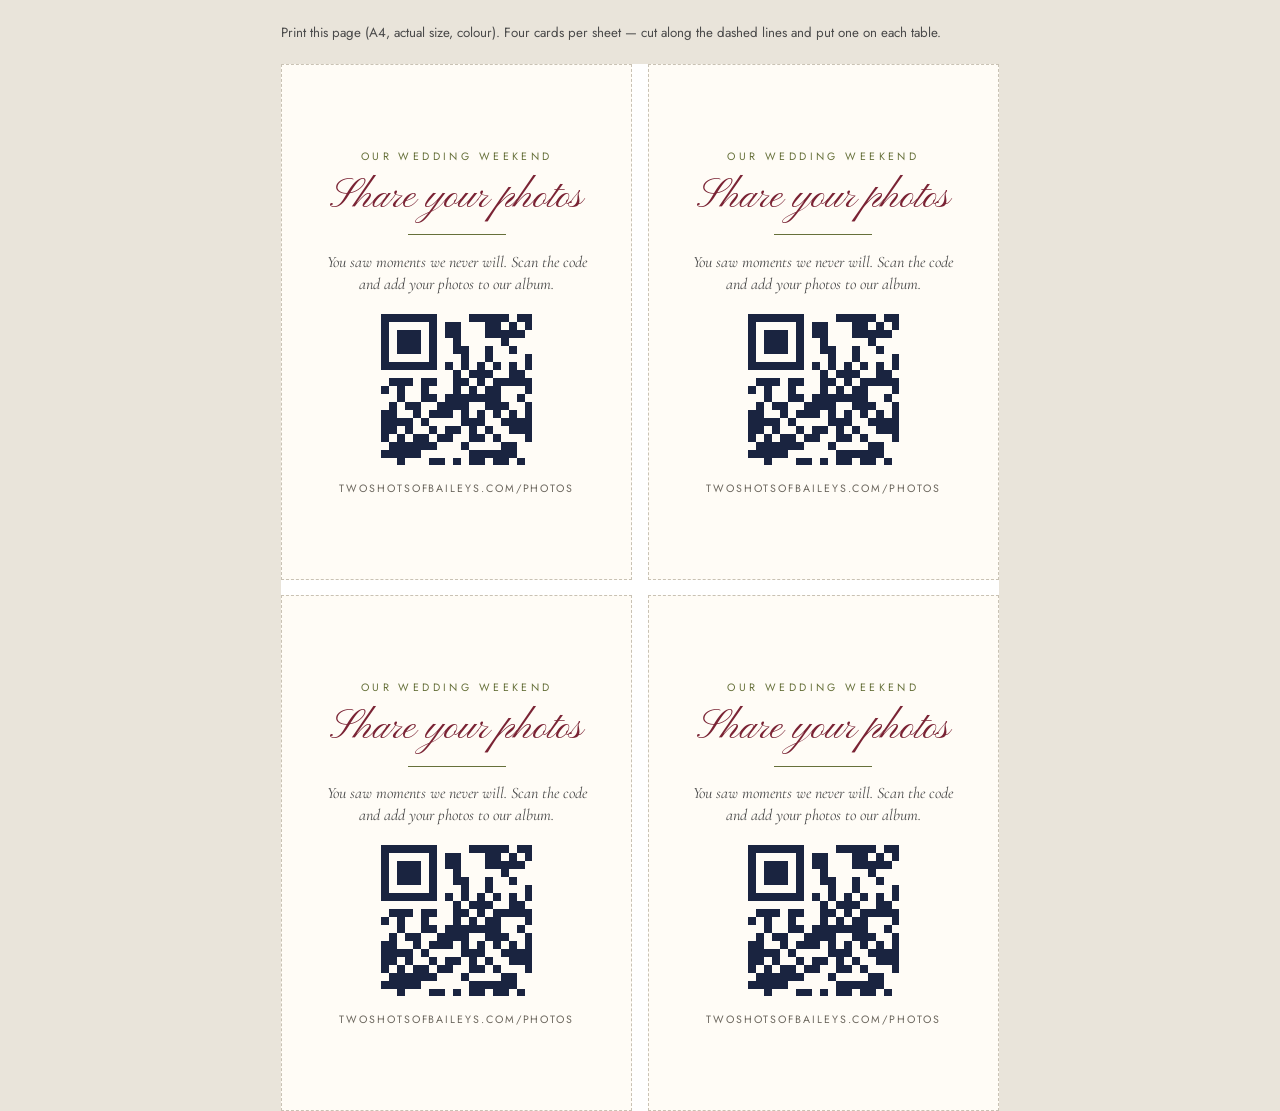
<file: tools/qr/photo-cards.html>
<!DOCTYPE html>
<html lang="en">
<head>
<meta charset="UTF-8" />
<title>Photo cards — print me</title>
<link rel="preconnect" href="https://fonts.googleapis.com" />
<link rel="preconnect" href="https://fonts.gstatic.com" crossorigin />
<link href="https://fonts.googleapis.com/css2?family=Cormorant+Garamond:ital,wght@0,400;0,500&family=Jost:wght@300;400;500&family=Pinyon+Script&display=swap" rel="stylesheet" />
<style>
  @page { size: A4; margin: 10mm; }
  * { box-sizing: border-box; }
  body {
    margin: 0;
    font-family: "Jost", system-ui, sans-serif;
    background: #e9e4da;
    color: #1a2440;
  }
  .sheet {
    width: 190mm; min-height: 277mm;
    margin: 0 auto;
    display: grid;
    grid-template-columns: 1fr 1fr;
    grid-template-rows: 1fr 1fr;
    gap: 4mm;
    background: #fff;
  }
  .card {
    border: 1px dashed #c9c2b4;
    padding: 10mm 8mm;
    text-align: center;
    display: flex; flex-direction: column; align-items: center; justify-content: center;
    background: #fffcf6;
  }
  .card .eyebrow {
    font-size: 8pt; letter-spacing: 0.32em; text-transform: uppercase;
    color: #66703a; margin: 0 0 3mm;
  }
  .card h1 {
    font-family: "Pinyon Script", cursive; font-weight: 400;
    font-size: 30pt; line-height: 1.1; margin: 0;
    color: #7a2334;
  }
  .card .sprig {
    width: 26mm; height: 1px; background: #66703a;
    margin: 4mm 0;
  }
  .card .lead {
    font-family: "Cormorant Garamond", serif; font-style: italic;
    font-size: 12pt; line-height: 1.4; margin: 0 0 5mm;
    max-width: 70mm; color: #4a4a4a;
  }
  .card .qr { width: 40mm; height: 40mm; }
  .card .qr svg { width: 100%; height: 100%; display: block; }
  .card .url {
    font-size: 8pt; letter-spacing: 0.18em; text-transform: uppercase;
    margin: 4mm 0 0; color: #6b665d;
  }
  @media print {
    body { background: #fff; }
    .hint { display: none; }
  }
  .hint {
    max-width: 190mm; margin: 6mm auto; font-size: 10pt; color: #4a4a4a;
  }
</style>
</head>
<body>
  <p class="hint">Print this page (A4, actual size, colour). Four cards per sheet —
    cut along the dashed lines and put one on each table.</p>
  <div class="sheet">
      <article class="card">
        <p class="eyebrow">Our Wedding Weekend</p>
        <h1>Share your photos</h1>
        <div class="sprig"></div>
        <p class="lead">You saw moments we never will. Scan the code and add your
          photos to our album.</p>
        <div class="qr"><svg width="264" height="264" class="segno"><path transform="scale(8)" class="qrline" stroke="#1a2440" d="M0 0.5h7m4 0h5m1 0h4m2 0h1m2 0h7m-33 1h1m5 0h1m1 0h2m3 0h2m1 0h1m1 0h1m2 0h3m2 0h1m5 0h1m-33 1h1m1 0h3m1 0h1m1 0h2m3 0h5m1 0h1m6 0h1m1 0h3m1 0h1m-33 1h1m1 0h3m1 0h1m2 0h1m5 0h1m3 0h3m1 0h2m1 0h1m1 0h3m1 0h1m-33 1h1m1 0h3m1 0h1m2 0h2m2 0h1m2 0h1m3 0h2m4 0h1m1 0h3m1 0h1m-33 1h1m5 0h1m3 0h1m2 0h1m4 0h4m2 0h1m1 0h1m5 0h1m-33 1h7m1 0h1m1 0h1m1 0h1m1 0h1m1 0h1m1 0h1m1 0h1m1 0h1m1 0h1m1 0h7m-24 1h1m1 0h3m2 0h2m2 0h1m1 0h1m-22 1h3m1 0h2m2 0h2m1 0h1m1 0h6m1 0h1m8 0h2m-32 1h1m1 0h1m2 0h1m3 0h1m1 0h1m1 0h2m3 0h6m2 0h2m1 0h2m1 0h1m-31 1h1m2 0h2m1 0h7m2 0h1m5 0h2m1 0h4m2 0h1m-32 1h1m1 0h2m2 0h4m2 0h3m2 0h2m2 0h2m1 0h1m1 0h1m1 0h1m2 0h1m-33 1h2m2 0h1m1 0h3m1 0h1m1 0h1m1 0h1m1 0h1m1 0h1m2 0h1m3 0h1m2 0h2m-30 1h4m1 0h1m4 0h3m2 0h4m5 0h1m2 0h1m2 0h2m-32 1h2m1 0h1m2 0h1m1 0h2m1 0h1m1 0h1m2 0h3m5 0h1m1 0h2m2 0h1m-31 1h1m1 0h1m1 0h2m1 0h2m2 0h2m1 0h1m3 0h4m1 0h1m1 0h2m1 0h3m-30 1h6m3 0h1m4 0h2m2 0h4m1 0h3m1 0h3m-31 1h5m6 0h6m3 0h2m1 0h2m1 0h1m1 0h2m2 0h1m-31 1h1m3 0h2m1 0h1m1 0h2m1 0h2m1 0h1m4 0h1m3 0h3m1 0h2m-32 1h1m4 0h1m2 0h1m1 0h1m2 0h1m3 0h1m1 0h3m2 0h1m1 0h1m1 0h1m2 0h2m-33 1h3m1 0h3m1 0h1m2 0h2m1 0h1m1 0h1m1 0h3m2 0h1m5 0h4m-33 1h2m3 0h1m3 0h1m5 0h3m3 0h1m1 0h1m2 0h2m2 0h1m1 0h1m-31 1h1m2 0h2m2 0h2m1 0h1m5 0h1m2 0h1m1 0h1m1 0h3m2 0h3m-32 1h1m2 0h2m1 0h2m1 0h1m5 0h1m2 0h1m4 0h2m1 0h1m1 0h1m-30 1h1m1 0h1m2 0h2m1 0h1m1 0h6m6 0h1m1 0h5m2 0h1m-24 1h1m3 0h2m1 0h1m1 0h1m1 0h1m3 0h2m3 0h2m1 0h1m-32 1h7m5 0h1m2 0h2m1 0h2m2 0h3m1 0h1m1 0h1m-29 1h1m5 0h1m1 0h4m1 0h3m2 0h7m3 0h4m-32 1h1m1 0h3m1 0h1m2 0h3m2 0h2m2 0h1m1 0h1m2 0h6m1 0h3m-33 1h1m1 0h3m1 0h1m1 0h2m1 0h2m2 0h1m3 0h3m1 0h2m2 0h1m1 0h4m-33 1h1m1 0h3m1 0h1m1 0h3m1 0h1m1 0h4m1 0h1m2 0h6m1 0h1m-30 1h1m5 0h1m1 0h2m1 0h1m1 0h1m2 0h4m2 0h1m1 0h2m1 0h2m3 0h1m-33 1h7m7 0h5m2 0h1m1 0h1m2 0h1m1 0h1m1 0h1"/></svg></div>
        <p class="url">twoshotsofbaileys.com/photos</p>
      </article>
      <article class="card">
        <p class="eyebrow">Our Wedding Weekend</p>
        <h1>Share your photos</h1>
        <div class="sprig"></div>
        <p class="lead">You saw moments we never will. Scan the code and add your
          photos to our album.</p>
        <div class="qr"><svg width="264" height="264" class="segno"><path transform="scale(8)" class="qrline" stroke="#1a2440" d="M0 0.5h7m4 0h5m1 0h4m2 0h1m2 0h7m-33 1h1m5 0h1m1 0h2m3 0h2m1 0h1m1 0h1m2 0h3m2 0h1m5 0h1m-33 1h1m1 0h3m1 0h1m1 0h2m3 0h5m1 0h1m6 0h1m1 0h3m1 0h1m-33 1h1m1 0h3m1 0h1m2 0h1m5 0h1m3 0h3m1 0h2m1 0h1m1 0h3m1 0h1m-33 1h1m1 0h3m1 0h1m2 0h2m2 0h1m2 0h1m3 0h2m4 0h1m1 0h3m1 0h1m-33 1h1m5 0h1m3 0h1m2 0h1m4 0h4m2 0h1m1 0h1m5 0h1m-33 1h7m1 0h1m1 0h1m1 0h1m1 0h1m1 0h1m1 0h1m1 0h1m1 0h1m1 0h1m1 0h7m-24 1h1m1 0h3m2 0h2m2 0h1m1 0h1m-22 1h3m1 0h2m2 0h2m1 0h1m1 0h6m1 0h1m8 0h2m-32 1h1m1 0h1m2 0h1m3 0h1m1 0h1m1 0h2m3 0h6m2 0h2m1 0h2m1 0h1m-31 1h1m2 0h2m1 0h7m2 0h1m5 0h2m1 0h4m2 0h1m-32 1h1m1 0h2m2 0h4m2 0h3m2 0h2m2 0h2m1 0h1m1 0h1m1 0h1m2 0h1m-33 1h2m2 0h1m1 0h3m1 0h1m1 0h1m1 0h1m1 0h1m1 0h1m2 0h1m3 0h1m2 0h2m-30 1h4m1 0h1m4 0h3m2 0h4m5 0h1m2 0h1m2 0h2m-32 1h2m1 0h1m2 0h1m1 0h2m1 0h1m1 0h1m2 0h3m5 0h1m1 0h2m2 0h1m-31 1h1m1 0h1m1 0h2m1 0h2m2 0h2m1 0h1m3 0h4m1 0h1m1 0h2m1 0h3m-30 1h6m3 0h1m4 0h2m2 0h4m1 0h3m1 0h3m-31 1h5m6 0h6m3 0h2m1 0h2m1 0h1m1 0h2m2 0h1m-31 1h1m3 0h2m1 0h1m1 0h2m1 0h2m1 0h1m4 0h1m3 0h3m1 0h2m-32 1h1m4 0h1m2 0h1m1 0h1m2 0h1m3 0h1m1 0h3m2 0h1m1 0h1m1 0h1m2 0h2m-33 1h3m1 0h3m1 0h1m2 0h2m1 0h1m1 0h1m1 0h3m2 0h1m5 0h4m-33 1h2m3 0h1m3 0h1m5 0h3m3 0h1m1 0h1m2 0h2m2 0h1m1 0h1m-31 1h1m2 0h2m2 0h2m1 0h1m5 0h1m2 0h1m1 0h1m1 0h3m2 0h3m-32 1h1m2 0h2m1 0h2m1 0h1m5 0h1m2 0h1m4 0h2m1 0h1m1 0h1m-30 1h1m1 0h1m2 0h2m1 0h1m1 0h6m6 0h1m1 0h5m2 0h1m-24 1h1m3 0h2m1 0h1m1 0h1m1 0h1m3 0h2m3 0h2m1 0h1m-32 1h7m5 0h1m2 0h2m1 0h2m2 0h3m1 0h1m1 0h1m-29 1h1m5 0h1m1 0h4m1 0h3m2 0h7m3 0h4m-32 1h1m1 0h3m1 0h1m2 0h3m2 0h2m2 0h1m1 0h1m2 0h6m1 0h3m-33 1h1m1 0h3m1 0h1m1 0h2m1 0h2m2 0h1m3 0h3m1 0h2m2 0h1m1 0h4m-33 1h1m1 0h3m1 0h1m1 0h3m1 0h1m1 0h4m1 0h1m2 0h6m1 0h1m-30 1h1m5 0h1m1 0h2m1 0h1m1 0h1m2 0h4m2 0h1m1 0h2m1 0h2m3 0h1m-33 1h7m7 0h5m2 0h1m1 0h1m2 0h1m1 0h1m1 0h1"/></svg></div>
        <p class="url">twoshotsofbaileys.com/photos</p>
      </article>
      <article class="card">
        <p class="eyebrow">Our Wedding Weekend</p>
        <h1>Share your photos</h1>
        <div class="sprig"></div>
        <p class="lead">You saw moments we never will. Scan the code and add your
          photos to our album.</p>
        <div class="qr"><svg width="264" height="264" class="segno"><path transform="scale(8)" class="qrline" stroke="#1a2440" d="M0 0.5h7m4 0h5m1 0h4m2 0h1m2 0h7m-33 1h1m5 0h1m1 0h2m3 0h2m1 0h1m1 0h1m2 0h3m2 0h1m5 0h1m-33 1h1m1 0h3m1 0h1m1 0h2m3 0h5m1 0h1m6 0h1m1 0h3m1 0h1m-33 1h1m1 0h3m1 0h1m2 0h1m5 0h1m3 0h3m1 0h2m1 0h1m1 0h3m1 0h1m-33 1h1m1 0h3m1 0h1m2 0h2m2 0h1m2 0h1m3 0h2m4 0h1m1 0h3m1 0h1m-33 1h1m5 0h1m3 0h1m2 0h1m4 0h4m2 0h1m1 0h1m5 0h1m-33 1h7m1 0h1m1 0h1m1 0h1m1 0h1m1 0h1m1 0h1m1 0h1m1 0h1m1 0h1m1 0h7m-24 1h1m1 0h3m2 0h2m2 0h1m1 0h1m-22 1h3m1 0h2m2 0h2m1 0h1m1 0h6m1 0h1m8 0h2m-32 1h1m1 0h1m2 0h1m3 0h1m1 0h1m1 0h2m3 0h6m2 0h2m1 0h2m1 0h1m-31 1h1m2 0h2m1 0h7m2 0h1m5 0h2m1 0h4m2 0h1m-32 1h1m1 0h2m2 0h4m2 0h3m2 0h2m2 0h2m1 0h1m1 0h1m1 0h1m2 0h1m-33 1h2m2 0h1m1 0h3m1 0h1m1 0h1m1 0h1m1 0h1m1 0h1m2 0h1m3 0h1m2 0h2m-30 1h4m1 0h1m4 0h3m2 0h4m5 0h1m2 0h1m2 0h2m-32 1h2m1 0h1m2 0h1m1 0h2m1 0h1m1 0h1m2 0h3m5 0h1m1 0h2m2 0h1m-31 1h1m1 0h1m1 0h2m1 0h2m2 0h2m1 0h1m3 0h4m1 0h1m1 0h2m1 0h3m-30 1h6m3 0h1m4 0h2m2 0h4m1 0h3m1 0h3m-31 1h5m6 0h6m3 0h2m1 0h2m1 0h1m1 0h2m2 0h1m-31 1h1m3 0h2m1 0h1m1 0h2m1 0h2m1 0h1m4 0h1m3 0h3m1 0h2m-32 1h1m4 0h1m2 0h1m1 0h1m2 0h1m3 0h1m1 0h3m2 0h1m1 0h1m1 0h1m2 0h2m-33 1h3m1 0h3m1 0h1m2 0h2m1 0h1m1 0h1m1 0h3m2 0h1m5 0h4m-33 1h2m3 0h1m3 0h1m5 0h3m3 0h1m1 0h1m2 0h2m2 0h1m1 0h1m-31 1h1m2 0h2m2 0h2m1 0h1m5 0h1m2 0h1m1 0h1m1 0h3m2 0h3m-32 1h1m2 0h2m1 0h2m1 0h1m5 0h1m2 0h1m4 0h2m1 0h1m1 0h1m-30 1h1m1 0h1m2 0h2m1 0h1m1 0h6m6 0h1m1 0h5m2 0h1m-24 1h1m3 0h2m1 0h1m1 0h1m1 0h1m3 0h2m3 0h2m1 0h1m-32 1h7m5 0h1m2 0h2m1 0h2m2 0h3m1 0h1m1 0h1m-29 1h1m5 0h1m1 0h4m1 0h3m2 0h7m3 0h4m-32 1h1m1 0h3m1 0h1m2 0h3m2 0h2m2 0h1m1 0h1m2 0h6m1 0h3m-33 1h1m1 0h3m1 0h1m1 0h2m1 0h2m2 0h1m3 0h3m1 0h2m2 0h1m1 0h4m-33 1h1m1 0h3m1 0h1m1 0h3m1 0h1m1 0h4m1 0h1m2 0h6m1 0h1m-30 1h1m5 0h1m1 0h2m1 0h1m1 0h1m2 0h4m2 0h1m1 0h2m1 0h2m3 0h1m-33 1h7m7 0h5m2 0h1m1 0h1m2 0h1m1 0h1m1 0h1"/></svg></div>
        <p class="url">twoshotsofbaileys.com/photos</p>
      </article>
      <article class="card">
        <p class="eyebrow">Our Wedding Weekend</p>
        <h1>Share your photos</h1>
        <div class="sprig"></div>
        <p class="lead">You saw moments we never will. Scan the code and add your
          photos to our album.</p>
        <div class="qr"><svg width="264" height="264" class="segno"><path transform="scale(8)" class="qrline" stroke="#1a2440" d="M0 0.5h7m4 0h5m1 0h4m2 0h1m2 0h7m-33 1h1m5 0h1m1 0h2m3 0h2m1 0h1m1 0h1m2 0h3m2 0h1m5 0h1m-33 1h1m1 0h3m1 0h1m1 0h2m3 0h5m1 0h1m6 0h1m1 0h3m1 0h1m-33 1h1m1 0h3m1 0h1m2 0h1m5 0h1m3 0h3m1 0h2m1 0h1m1 0h3m1 0h1m-33 1h1m1 0h3m1 0h1m2 0h2m2 0h1m2 0h1m3 0h2m4 0h1m1 0h3m1 0h1m-33 1h1m5 0h1m3 0h1m2 0h1m4 0h4m2 0h1m1 0h1m5 0h1m-33 1h7m1 0h1m1 0h1m1 0h1m1 0h1m1 0h1m1 0h1m1 0h1m1 0h1m1 0h1m1 0h7m-24 1h1m1 0h3m2 0h2m2 0h1m1 0h1m-22 1h3m1 0h2m2 0h2m1 0h1m1 0h6m1 0h1m8 0h2m-32 1h1m1 0h1m2 0h1m3 0h1m1 0h1m1 0h2m3 0h6m2 0h2m1 0h2m1 0h1m-31 1h1m2 0h2m1 0h7m2 0h1m5 0h2m1 0h4m2 0h1m-32 1h1m1 0h2m2 0h4m2 0h3m2 0h2m2 0h2m1 0h1m1 0h1m1 0h1m2 0h1m-33 1h2m2 0h1m1 0h3m1 0h1m1 0h1m1 0h1m1 0h1m1 0h1m2 0h1m3 0h1m2 0h2m-30 1h4m1 0h1m4 0h3m2 0h4m5 0h1m2 0h1m2 0h2m-32 1h2m1 0h1m2 0h1m1 0h2m1 0h1m1 0h1m2 0h3m5 0h1m1 0h2m2 0h1m-31 1h1m1 0h1m1 0h2m1 0h2m2 0h2m1 0h1m3 0h4m1 0h1m1 0h2m1 0h3m-30 1h6m3 0h1m4 0h2m2 0h4m1 0h3m1 0h3m-31 1h5m6 0h6m3 0h2m1 0h2m1 0h1m1 0h2m2 0h1m-31 1h1m3 0h2m1 0h1m1 0h2m1 0h2m1 0h1m4 0h1m3 0h3m1 0h2m-32 1h1m4 0h1m2 0h1m1 0h1m2 0h1m3 0h1m1 0h3m2 0h1m1 0h1m1 0h1m2 0h2m-33 1h3m1 0h3m1 0h1m2 0h2m1 0h1m1 0h1m1 0h3m2 0h1m5 0h4m-33 1h2m3 0h1m3 0h1m5 0h3m3 0h1m1 0h1m2 0h2m2 0h1m1 0h1m-31 1h1m2 0h2m2 0h2m1 0h1m5 0h1m2 0h1m1 0h1m1 0h3m2 0h3m-32 1h1m2 0h2m1 0h2m1 0h1m5 0h1m2 0h1m4 0h2m1 0h1m1 0h1m-30 1h1m1 0h1m2 0h2m1 0h1m1 0h6m6 0h1m1 0h5m2 0h1m-24 1h1m3 0h2m1 0h1m1 0h1m1 0h1m3 0h2m3 0h2m1 0h1m-32 1h7m5 0h1m2 0h2m1 0h2m2 0h3m1 0h1m1 0h1m-29 1h1m5 0h1m1 0h4m1 0h3m2 0h7m3 0h4m-32 1h1m1 0h3m1 0h1m2 0h3m2 0h2m2 0h1m1 0h1m2 0h6m1 0h3m-33 1h1m1 0h3m1 0h1m1 0h2m1 0h2m2 0h1m3 0h3m1 0h2m2 0h1m1 0h4m-33 1h1m1 0h3m1 0h1m1 0h3m1 0h1m1 0h4m1 0h1m2 0h6m1 0h1m-30 1h1m5 0h1m1 0h2m1 0h1m1 0h1m2 0h4m2 0h1m1 0h2m1 0h2m3 0h1m-33 1h7m7 0h5m2 0h1m1 0h1m2 0h1m1 0h1m1 0h1"/></svg></div>
        <p class="url">twoshotsofbaileys.com/photos</p>
      </article>
  </div>
</body>
</html>
</file>
<file: css/styles.css>
/* ==========================================================================
   Save the Date — styles
   Palette: navy · olive · burgundy · white, arranged in three themes.
   Every colour below comes from the theme tokens, so switching the theme
   in js/config.js recolours the whole site.
   ========================================================================== */

/* ---------- Themes ---------- */
:root,
[data-theme="waterberg"] {
  /* Midnight ink navy leads; bone white, bush olive, merlot accents */
  --dark: #172036;
  --dark-deep: #0e1525;
  --dark-soft: #24304c;
  --on-dark: #f5efe4;
  --ink: #1a2440;
  --leaf: #66703a;
  --leaf-light: #b9bf93;
  --leaf-pale: #e9e8d8;
  --accent: #7a2334;
  --accent-deep: #58182a;
  --accent-light: #c98592;
  --paper: #f4eee4;
  --card: #fffcf6;
  --muted: #6b665d;
}

[data-theme="merlot"] {
  /* Deep merlot burgundy leads; navy and olive accents */
  --dark: #4a1524;
  --dark-deep: #330d18;
  --dark-soft: #5f1f31;
  --on-dark: #f8efe8;
  --ink: #1a2440;
  --leaf: #626c37;
  --leaf-light: #c7cb9f;
  --leaf-pale: #ecebdc;
  --accent: #1f2b4a;
  --accent-deep: #131c33;
  --accent-light: #aebbd8;
  --paper: #f6eee7;
  --card: #fffbf7;
  --muted: #6c625d;
}

[data-theme="olive"] {
  /* Dusky bush olive leads; merlot and navy accents */
  --dark: #384024;
  --dark-deep: #262c17;
  --dark-soft: #485230;
  --on-dark: #f6f1e4;
  --ink: #1a2440;
  --leaf: #5f6a34;
  --leaf-light: #d3d7b1;
  --leaf-pale: #e8e9d6;
  --accent: #7a2334;
  --accent-deep: #58182a;
  --accent-light: #e2a6b0;
  --paper: #f3efe3;
  --card: #fffdf6;
  --muted: #66645a;
}

:root {
  --line: color-mix(in srgb, var(--ink) 14%, transparent);

  /* The invitation itself keeps the same colours in every theme */
  --envelope: #25355f;
  --envelope-shade: #17223f;
  --line-dark: color-mix(in srgb, var(--on-dark) 18%, transparent);

  --serif: "Cormorant Garamond", Georgia, "Times New Roman", serif;
  --sans: "Jost", "Segoe UI", system-ui, sans-serif;
  --script: "Pinyon Script", "Brush Script MT", cursive;

  --radius: 3px;
  --shadow: 0 24px 60px -24px color-mix(in srgb, var(--dark-deep) 45%, transparent);
  --ease: cubic-bezier(0.22, 1, 0.36, 1);
  --nav-h: 72px;

  /* Fine paper grain, tinted by the theme through blend modes */
  --grain: url("data:image/svg+xml,%3Csvg xmlns='http://www.w3.org/2000/svg' width='220' height='220'%3E%3Cfilter id='n'%3E%3CfeTurbulence type='fractalNoise' baseFrequency='.85' numOctaves='3' stitchTiles='stitch'/%3E%3CfeColorMatrix values='0 0 0 0 0 0 0 0 0 0 0 0 0 0 0 0 0 0 .55 0'/%3E%3C/filter%3E%3Crect width='100%25' height='100%25' filter='url(%23n)'/%3E%3C/svg%3E");
}

/* ---------- Base ---------- */
*,
*::before,
*::after { box-sizing: border-box; }

html { scroll-behavior: smooth; scroll-padding-top: var(--nav-h); }
body {
  margin: 0;
  font-family: var(--sans);
  font-weight: 300;
  font-size: 17px;
  line-height: 1.75;
  color: var(--ink);
  background: var(--paper);
  -webkit-font-smoothing: antialiased;
  overflow-x: hidden;
}
body::after {
  content: "";
  position: fixed; inset: 0;
  background-image: var(--grain);
  opacity: 0.07;
  pointer-events: none;
  z-index: 80;
}
body.is-locked { overflow: hidden; }
img { max-width: 100%; display: block; }
a { color: inherit; }
button { font: inherit; cursor: pointer; }
[hidden] { display: none !important; }
::selection { background: var(--accent); color: var(--on-dark); }

.container { width: min(1140px, 100% - 40px); margin-inline: auto; }
.container--narrow { width: min(760px, 100% - 40px); }

/* ---------- Typography ---------- */
.eyebrow {
  font-family: var(--sans);
  font-size: 0.78rem;
  font-weight: 500;
  letter-spacing: 0.32em;
  text-transform: uppercase;
  color: var(--leaf);
  margin: 0 0 0.6rem;
}
.eyebrow--light { color: var(--leaf-light); }
.title {
  font-family: var(--serif);
  font-weight: 500;
  font-size: clamp(2.2rem, 5vw, 3.4rem);
  line-height: 1.1;
  margin: 0;
  color: var(--ink);
}
.title--light { color: var(--on-dark); }
.lead { font-size: 1.08rem; color: var(--muted); max-width: 640px; margin: 1.2rem auto 0; }
.lead--light { color: color-mix(in srgb, var(--on-dark) 80%, transparent); }
.lead strong { font-weight: 500; color: inherit; }

.sprig { width: 120px; height: 24px; color: var(--accent); margin: 1.1rem 0 1.4rem; display: block; }
.section__head .sprig { margin-inline: auto; }
.sprig--light { color: var(--leaf-light); }

.section { padding: clamp(80px, 12vw, 140px) 0; position: relative; }
.section__head { text-align: center; margin-bottom: clamp(48px, 7vw, 72px); }

/* Dark, colour-blocked sections share one treatment */
.details, .gallery, .rsvp, .footer, .hero, .intro {
  color: var(--on-dark);
  background-color: var(--dark);
}

/* ---------- Buttons ---------- */
.btn {
  --bg: transparent; --fg: var(--ink); --bd: var(--ink);
  --hover-bg: var(--ink); --hover-fg: var(--card);
  position: relative;
  display: inline-flex; align-items: center; justify-content: center; gap: 0.6rem;
  padding: 0.95rem 2rem;
  border: 1px solid var(--bd);
  background: var(--bg);
  color: var(--fg);
  font-family: var(--sans);
  font-size: 0.78rem;
  font-weight: 500;
  letter-spacing: 0.24em;
  text-transform: uppercase;
  text-decoration: none;
  border-radius: var(--radius);
  overflow: hidden;
  isolation: isolate;
  transition: color 0.4s var(--ease), border-color 0.4s var(--ease), transform 0.3s var(--ease);
}
.btn::before {
  content: "";
  position: absolute; inset: 0;
  background: var(--hover-bg);
  transform: scaleX(0);
  transform-origin: right;
  transition: transform 0.5s var(--ease);
  z-index: -1;
}
.btn:hover::before, .btn:focus-visible::before { transform: scaleX(1); transform-origin: left; }
.btn:hover, .btn:focus-visible { color: var(--hover-fg); border-color: var(--hover-bg); }
.btn:active { transform: scale(0.98); }
.btn--light { --bg: var(--card); --fg: var(--ink); --bd: var(--card); --hover-bg: var(--accent); --hover-fg: var(--on-dark); }
.btn--ghost { --fg: var(--on-dark); --bd: color-mix(in srgb, var(--on-dark) 55%, transparent); --hover-bg: var(--on-dark); --hover-fg: var(--dark); }
.btn--dark { --bg: var(--dark); --fg: var(--on-dark); --bd: var(--dark); --hover-bg: var(--accent); --hover-fg: var(--on-dark); }
.btn--outline { --hover-bg: var(--dark); --hover-fg: var(--on-dark); }
.btn--accent { --bg: var(--accent); --fg: var(--on-dark); --bd: var(--accent); --hover-bg: var(--dark); --hover-fg: var(--on-dark); }
.btn--block { width: 100%; padding-block: 1.15rem; }

/* ==========================================================================
   Envelope intro
   ========================================================================== */
.intro {
  /* A dark, quiet stage for the letter, whatever the site theme */
  --gold: #c9a45c;
  --gold-light: #ecd9a6;
  position: fixed; inset: 0 auto 0 0; z-index: 100;
  width: 100vw; /* the full window, scrollbar included, so it doesn't shift sideways when
                   scrolling unlocks at the end and the scrollbar appears */
  display: grid; place-items: center;
  color: var(--on-dark);
  background: radial-gradient(ellipse 70% 62% at 50% 46%, #25314f 0%, #141b30 48%, #090d19 100%);
  overflow: hidden;
  transition: opacity 1.2s var(--ease), visibility 1.2s;
}
.intro::before { /* film grain */
  content: ""; position: absolute; inset: 0;
  background-image: var(--grain); opacity: 0.22; mix-blend-mode: overlay; pointer-events: none;
}
.intro::after { /* hairline gold frame */
  content: ""; position: absolute; inset: clamp(12px, 2.2vw, 28px);
  border: 1px solid color-mix(in srgb, var(--gold) 38%, transparent);
  pointer-events: none;
  animation: fadeIn 2.4s 0.4s both;
}
.intro.is-done { opacity: 0; visibility: hidden; }
.intro__glow { /* two soft washes of colour, drifting slowly */
  position: absolute;
  width: 62vmax; aspect-ratio: 1; border-radius: 50%;
  filter: blur(90px);
  pointer-events: none;
  animation: drift 26s ease-in-out infinite alternate;
}
.intro__glow--a { left: -22vmax; top: -26vmax; background: rgba(140, 42, 61, .34); }
.intro__glow--b { right: -24vmax; bottom: -30vmax; background: rgba(201, 164, 92, .2); animation-duration: 34s; animation-direction: alternate-reverse; }
.intro__fx { /* gold motes drawn by js/intro-fx.js as the card comes out */
  position: absolute; inset: 0; z-index: 2;
  width: 100%; height: 100%; display: block;
  pointer-events: none;
}
.intro__inner { position: relative; z-index: 1; text-align: center; padding: 20px; }
.intro__eyebrow, .intro__hint { transition: opacity 0.8s var(--ease), transform 0.8s var(--ease); }
.intro__eyebrow {
  display: flex; align-items: center; justify-content: center; gap: 1.1em;
  color: var(--gold-light);
  font-size: 0.78rem; font-weight: 400; letter-spacing: 0.45em; text-transform: uppercase;
  margin: 0 0 2rem;
  animation: fadeUp 1.2s 0.3s var(--ease) both;
}
.intro__eyebrow::before, .intro__eyebrow::after {
  content: ""; width: clamp(28px, 7vw, 70px); height: 1px;
  background: linear-gradient(90deg, transparent, var(--gold));
}
.intro__eyebrow::after { transform: scaleX(-1); }
.intro__hint {
  color: var(--gold-light);
  font-family: var(--serif); font-style: italic; font-size: 1.25rem;
  margin: 2rem 0 0;
  animation: fadeUp 1.2s 0.9s var(--ease) both;
}
.intro__hint span { display: inline-block; animation: pulse 2.8s 2.2s ease-in-out infinite; }
.intro.is-opening .intro__eyebrow,
.intro.is-opening .intro__hint { opacity: 0; transform: translateY(8px); animation: none; }

/* Envelope layers, back to front:
   back < flap (once open) < card < pocket < flap shadow < lower seal half < flap (closed) */
.envelope {
  position: relative;
  display: block;
  width: min(640px, 92vw, 84vh);
  aspect-ratio: 16 / 10.4;
  border: 0; padding: 0; background: none;
  container-type: inline-size; /* card text and seal scale with the envelope (cqi units) */
  animation: placeDown 1.6s 0.1s var(--ease) both;
  -webkit-tap-highlight-color: transparent;
}
.envelope:focus { outline: none; }
.envelope__body { position: absolute; inset: 0; perspective: 1800px; }
.envelope__body::before { /* the envelope's shadow, kept just inside the torn edges */
  content: ""; position: absolute; inset: 2% 3% 3%;
  border-radius: 14px;
  box-shadow:
    0 2px 3px rgba(0, 0, 0, .4),
    0 18px 30px -10px rgba(0, 0, 0, .6),
    0 50px 90px -30px rgba(0, 0, 0, .9),
    0 0 110px -10px rgba(255, 214, 160, .16);
  transition: opacity 0.9s ease;
}
.envelope__body > span { position: absolute; display: block; }

/* Inside: the same old paper as the outside. images/envelope-back.webp shares the front's
   torn outline, so nothing shows round the edges; it reaches a hair above the top so the
   lifted flap meets it without a gap. */
.envelope__back {
  inset: -0.4% 0 0;
  background: url("../images/envelope-back.webp") center / 100% 100% no-repeat;
  z-index: 0;
}

/* The card: heavy cotton paper. Apart from the names (merlot), its text, frame and corners
   are printed in the navy of the landing page behind it. */
.envelope__card {
  left: 5%; right: 5%; top: 5%; bottom: 5%;
  z-index: 2;
  display: flex !important; flex-direction: column; align-items: center; justify-content: center;
  padding: 5% 8%;
  background: radial-gradient(ellipse at 50% 40%, #fffdf8, #f9f0de 85%);
  border-radius: 2px;
  color: var(--ink);
  text-align: center;
  overflow: hidden;
  box-shadow: 0 1px 2px rgba(0,0,0,.1), 0 16px 28px -16px rgba(0,0,0,.4);
  transition: transform 1.8s cubic-bezier(0.45, 0, 0.2, 1), box-shadow 1.2s;
}
.envelope__card::before { /* double navy keyline */
  content: ""; position: absolute; inset: 2.2cqi;
  border: 1px solid color-mix(in srgb, var(--dark) 85%, transparent);
  box-shadow: inset 0 0 0 3px #fcf5e8, inset 0 0 0 4px color-mix(in srgb, var(--dark) 45%, transparent);
  pointer-events: none;
}
.envelope__card::after { /* a sheen that sweeps across once the card is presented */
  content: ""; position: absolute; inset: 0; pointer-events: none;
  background: linear-gradient(105deg, transparent 42%, rgba(255, 250, 235, .8) 50%, transparent 58%) no-repeat;
  background-size: 300% 100%; background-position: 100% 0;
}
.envelope__card > span { display: block; }
.envelope__card-corners { position: absolute; inset: 3.3cqi; pointer-events: none; }
.envelope__card-corners svg { position: absolute; width: 7cqi; height: 7cqi; color: var(--dark); }
.envelope__card-corners svg:nth-child(1) { left: 0; top: 0; }
.envelope__card-corners svg:nth-child(2) { right: 0; top: 0; transform: scaleX(-1); }
.envelope__card-corners svg:nth-child(3) { left: 0; bottom: 0; transform: scaleY(-1); }
.envelope__card-corners svg:nth-child(4) { right: 0; bottom: 0; transform: scale(-1); }
.envelope__card-small { font-size: max(0.5rem, 1.55cqi); letter-spacing: 0.38em; text-transform: uppercase; color: var(--dark); }
.envelope__card-title {
  font-weight: 500;
  color: var(--dark);
  margin-bottom: 0.8cqi;
}
.envelope__card-names { font-family: var(--script); font-size: 7cqi; line-height: 1.12; color: #7a2334; margin: 0.2em 0; }
.envelope__card-names > span { display: block; }
.envelope__card-amp { font-family: var(--serif); font-style: italic; font-size: 0.62em; line-height: 1; color: var(--dark); }
.envelope__card-sprig { width: 15cqi; height: 3cqi; color: var(--leaf); margin: 0.2rem 0 0.35rem; }
.envelope__card-place { font-family: var(--serif); font-style: italic; font-size: max(0.8rem, 2.5cqi); color: var(--dark-soft); margin-top: 0.1rem; }

/* Outside: an old letter. The parchment — stains, creases, torn edges — is painted
   by tools/envelope/ into two images whose transparency gives each piece its shape. */
.envelope__pocket {
  inset: 0;
  z-index: 3;
  background: url("../images/envelope-front.webp") center / 100% 100% no-repeat;
  filter: drop-shadow(0 1px 1px rgba(0, 0, 0, .35));
}

/* A soft shadow the closed flap casts onto the pocket */
.envelope__flap-shadow {
  left: 0; right: 0; top: 0; height: 60%;
  z-index: 4;
  filter: drop-shadow(0 3px 4px rgba(40, 22, 6, .55)) drop-shadow(0 10px 14px rgba(40, 22, 6, .22));
  transition: opacity 0.4s;
}
.envelope__flap-shadow > span {
  position: absolute; inset: 0;
  background: url("../images/envelope-flap.webp") center / 100% 100% no-repeat;
}

.envelope__flap {
  left: 0; right: 0; top: 0; height: 60%;
  z-index: 6;
  transform-origin: 50% 0;
  transform-style: preserve-3d;
}
.flap__face {
  position: absolute; inset: 0;
  backface-visibility: hidden; -webkit-backface-visibility: hidden;
}
.flap__face--out { background: url("../images/envelope-flap.webp") center / 100% 100% no-repeat; }
.flap__face--out::before { /* the shading follows the paper's torn outline */
  -webkit-mask: url("../images/envelope-flap.webp") center / 100% 100% no-repeat;
  mask: url("../images/envelope-flap.webp") center / 100% 100% no-repeat;
}
.flap__face--in { /* the underside: the same old paper, painted upside down to match the flip */
  transform: rotateX(180deg);
  background: url("../images/envelope-flap-in.webp") center / 100% 100% no-repeat;
}
.flap__face--in::before {
  -webkit-mask: url("../images/envelope-flap-in.webp") center / 100% 100% no-repeat;
  mask: url("../images/envelope-flap-in.webp") center / 100% 100% no-repeat;
}
.flap__face::before { /* shading that changes as the flap turns towards / away from the light */
  content: ""; position: absolute; inset: 0; z-index: 1;
  background: linear-gradient(180deg, rgba(0,0,0,.5), rgba(0,0,0,.15));
  opacity: 0;
  transition: opacity 0.9s ease-in;
}
.flap__face--in::before { opacity: 0.8; transition: opacity 1.1s 0.6s ease-out; }

/* Wax seal. Closed: one whole seal on top. Opening: it splits into two halves along the
   flap's edge — the top half rides up with the flap, the bottom half stays on the envelope. */
.envelope__seal {
  position: absolute !important;
  left: 50%; top: 60%;
  width: 26cqi; height: 26cqi;
  min-width: 76px; min-height: 76px;
  transform: translate(-50%, -56%);
}
.envelope__seal--top {
  top: 100%;
  transform: translate(-50%, -56%) translateZ(1px);
  opacity: 0; /* shown once opening starts; until then the base seal is whole */
  backface-visibility: hidden; -webkit-backface-visibility: hidden;
  clip-path: polygon(0% 0%, 100% 0%, 100% 19.5%, 92% 27.5%, 85% 31.5%, 79% 38.5%, 72% 41.5%, 66% 48.5%, 60% 51.5%, 55% 55.5%, 50% 58.5%, 46% 55.5%, 41% 49.5%, 33% 45.5%, 27% 39.5%, 19% 35.5%, 14% 28.5%, 8% 27.5%, 0% 19.5%);
}
.envelope__seal--base {
  z-index: 7; /* whole, above the closed flap */
  transition: transform 0.5s var(--ease), opacity 0.6s;
}
.seal__inner {
  position: absolute; inset: 0;
  display: grid; place-items: center;
  transform: rotate(-8deg);
  transition: transform 0.45s var(--ease);
}
.seal__wax { /* images/seal.webp, painted by tools/envelope/ */
  position: absolute; inset: 0; width: 100%; height: 100%;
  pointer-events: none;
  filter: drop-shadow(0 2px 1.5px rgba(0,0,0,.45)) drop-shadow(0 6px 10px rgba(0,0,0,.3));
}
.seal__text { /* initials stamped into the wax, gilded in the same gold as "You are invited" */
  position: relative;
  font-family: var(--serif); font-weight: 600;
  font-size: max(0.95rem, 4.6cqi);
  letter-spacing: 0.02em;
  color: var(--gold-light);
  opacity: 0.92;
  text-shadow: 0 -1px 0 rgba(28, 3, 6, .7), 0 1px 0 rgba(246, 201, 182, .18), 0 0 5px rgba(0, 0, 0, .3);
  white-space: nowrap;
  margin-top: -4%;
}
.envelope:hover .seal__inner,
.envelope:focus-visible .seal__inner { transform: rotate(-4deg) scale(1.05); }
.envelope:focus-visible .envelope__seal--base { outline: 2px solid var(--gold); outline-offset: 6px; border-radius: 50%; }
.intro.is-opening .seal__inner { transform: rotate(-8deg); }

/* --- Stage 1 (0–3.4s): the seal cracks, the flap lifts, the card glides out --- */
.intro.is-opening .envelope { translate: 0 16%; transition: translate 1.8s 1s cubic-bezier(0.45, 0, 0.2, 1); }
.intro.is-opening .envelope__seal--top { opacity: 1; }
.intro.is-opening .envelope__seal--base {
  z-index: 5;
  clip-path: polygon(0% 17%, 8% 25%, 14% 26%, 19% 33%, 27% 37%, 33% 43%, 41% 47%, 46% 53%, 50% 56%, 55% 53%, 60% 49%, 66% 46%, 72% 39%, 79% 36%, 85% 29%, 92% 25%, 100% 17%, 100% 100%, 0% 100%);
  transform: translate(-50%, -56%) translateY(2px) rotate(1.5deg);
}
.intro.is-opening .envelope__flap-shadow { opacity: 0; }
.intro.is-opening .envelope__flap {
  transform: rotateX(180deg);
  z-index: 1;
  transition: transform 1.5s 0.35s cubic-bezier(0.55, 0, 0.25, 1), z-index 0s 1.1s;
}
.intro.is-opening .flap__face--out::before { opacity: 1; }
.intro.is-opening .flap__face--in::before { opacity: 0; }
.intro.is-opening .envelope__card { transform: translateY(-62%); transition-delay: 1.7s; }

/* --- Stage 2 (3.6s+): the envelope slips away and the card is presented --- */
.intro.is-out .envelope__body::before,
.intro.is-out .envelope__back,
.intro.is-out .envelope__pocket,
.intro.is-out .envelope__seal--base {
  opacity: 0;
  transition: opacity 0.9s ease;
}
/* Fade the flap's faces rather than the flap: opacity on a preserve-3d element flattens it,
   and for a moment it shows its outside — and the seal's top half — upside down */
.intro.is-out .envelope__flap > * { opacity: 0; transition: opacity 0.6s ease; }
.intro.is-out .envelope__card {
  transform: translateY(-14%) scale(1.14);
  transition: transform 1.3s cubic-bezier(0.45, 0, 0.2, 1), box-shadow 1.3s;
  box-shadow: 0 2px 4px rgba(0,0,0,.2), 0 34px 60px -24px rgba(0,0,0,.7), 0 0 80px -6px rgba(255, 214, 150, .35);
}
.intro.is-out .envelope__card::after { animation: sheen 1.6s 0.7s ease-in-out both; }

/* ---------- Progress & nav ---------- */
.progress {
  position: fixed; top: 0; left: 0; height: 3px; width: 100%;
  background: linear-gradient(90deg, var(--leaf), var(--accent));
  transform: scaleX(0); transform-origin: left;
  z-index: 60;
}
.nav {
  position: fixed; inset: 0 0 auto; z-index: 50;
  height: var(--nav-h);
  display: flex; align-items: center; justify-content: space-between;
  padding: 0 clamp(20px, 4vw, 48px);
  color: var(--on-dark);
  transition: background 0.4s, box-shadow 0.4s, color 0.4s, transform 0.4s var(--ease);
}
.nav.is-scrolled {
  background: color-mix(in srgb, var(--paper) 94%, transparent);
  backdrop-filter: blur(10px);
  -webkit-backdrop-filter: blur(10px);
  box-shadow: 0 1px 0 var(--line);
  color: var(--ink);
}
.nav.is-hidden { transform: translateY(-100%); }
.nav__brand {
  font-family: var(--serif); font-style: italic; font-size: 1.5rem;
  text-decoration: none; letter-spacing: 0.04em;
}
.nav__menu { display: flex; align-items: center; gap: clamp(18px, 2.4vw, 34px); }
.nav__menu a {
  position: relative;
  font-size: 0.74rem; font-weight: 400; letter-spacing: 0.22em; text-transform: uppercase;
  text-decoration: none;
  padding: 6px 0;
}
.nav__menu a:not(.nav__cta)::after {
  content: ""; position: absolute; left: 0; right: 0; bottom: 0; height: 1px;
  background: var(--accent);
  transform: scaleX(0); transition: transform 0.4s var(--ease);
}
.nav:not(.is-scrolled) .nav__menu a:not(.nav__cta)::after { background: var(--leaf-light); }
.nav__menu a:hover::after, .nav__menu a.is-active::after { transform: scaleX(1); }
.nav__cta {
  padding: 8px 18px !important;
  border: 1px solid currentColor;
  border-radius: var(--radius);
  transition: background 0.3s, color 0.3s, border-color 0.3s;
}
.nav__cta:hover { background: var(--accent); border-color: var(--accent); color: var(--on-dark); }
.nav__toggle {
  display: none;
  width: 44px; height: 44px;
  background: none; border: 0; padding: 10px;
  position: relative; z-index: 2; color: inherit;
}
.nav__toggle span {
  display: block; height: 1.5px; background: currentColor; margin: 6px 0;
  transition: transform 0.4s var(--ease), opacity 0.3s;
}
.nav.is-open .nav__toggle span:nth-child(1) { transform: translateY(7.5px) rotate(45deg); }
.nav.is-open .nav__toggle span:nth-child(2) { opacity: 0; }
.nav.is-open .nav__toggle span:nth-child(3) { transform: translateY(-7.5px) rotate(-45deg); }

/* ---------- Hero ---------- */
.hero {
  position: relative;
  min-height: 100vh; min-height: 100svh;
  display: grid; place-items: center;
  padding: calc(var(--nav-h) + 20px) 20px 90px;
  text-align: center;
  overflow: hidden;
  background: var(--dark-deep);
}
.hero__bg {
  position: absolute; inset: -10% 0 0;
  background:
    radial-gradient(ellipse at 18% 18%, color-mix(in srgb, var(--leaf) 38%, transparent), transparent 55%),
    radial-gradient(ellipse at 85% 88%, color-mix(in srgb, var(--accent) 50%, transparent), transparent 55%),
    linear-gradient(180deg, var(--dark) 0%, var(--dark-deep) 100%);
  background-size: cover; background-position: center;
  will-change: transform;
}
.hero__bg.has-photo::after {
  content: ""; position: absolute; inset: 0;
  background: linear-gradient(180deg,
    color-mix(in srgb, var(--dark-deep) 55%, transparent),
    color-mix(in srgb, var(--dark-deep) 82%, transparent));
}
.hero__frame { /* fine inset keyline, like a printed card */
  position: absolute; inset: calc(var(--nav-h) + 4px) clamp(14px, 3vw, 36px) clamp(14px, 3vw, 36px);
  border: 1px solid color-mix(in srgb, var(--on-dark) 16%, transparent);
  pointer-events: none;
  z-index: 1;
}
.hero__branch {
  position: absolute; bottom: -40px;
  width: clamp(140px, 22vw, 280px); height: clamp(300px, 48vw, 590px);
  color: var(--leaf);
  opacity: 0.8;
  transform-origin: bottom center;
  animation: sway 9s ease-in-out infinite alternate, growIn 2s var(--ease) both;
  pointer-events: none;
}
.hero__branch--left { left: -30px; --r: -14deg; }
.hero__branch--right { right: -30px; --r: 14deg; animation-delay: -4s, 0.2s; color: color-mix(in srgb, var(--leaf) 80%, #000); }
.hero__leaves { position: absolute; inset: 0; pointer-events: none; overflow: hidden; }
.hero__leaves svg {
  position: absolute; top: -60px;
  width: var(--s, 16px); height: calc(var(--s, 16px) * 2);
  fill: var(--c, var(--leaf));
  opacity: 0.7;
  animation: fall var(--t, 16s) linear var(--delay, 0s) infinite;
}
.hero__content { position: relative; z-index: 2; max-width: 900px; will-change: transform; }
.hero__eyebrow {
  font-size: 0.82rem; letter-spacing: 0.5em; text-transform: uppercase;
  color: var(--leaf-light); margin: 0 0 1rem;
}
.hero__names {
  font-family: var(--script); font-weight: 400;
  font-size: clamp(3.2rem, 11vw, 7rem);
  line-height: 1.1;
  margin: 0;
  display: flex; flex-direction: column; align-items: center; /* each name, and the ampersand, on its own line */
  text-shadow: 0 4px 30px rgba(0,0,0,.25);
}
.hero__amp { font-family: var(--serif); font-style: italic; font-size: 0.5em; line-height: 1.1; color: var(--accent-light); }
.hero__sub { font-family: var(--serif); font-style: italic; font-size: clamp(1.2rem, 2.5vw, 1.6rem); margin: 0.4rem 0 2rem; opacity: 0.9; }
.hero__date {
  display: inline-flex; align-items: center; gap: clamp(12px, 3vw, 28px);
  padding: 14px 0;
  border-top: 1px solid var(--line-dark);
  border-bottom: 1px solid var(--line-dark);
  font-size: 0.72rem; letter-spacing: 0.3em; text-transform: uppercase;
}
.hero__date strong { font-family: var(--serif); font-weight: 500; font-size: clamp(1.5rem, 4vw, 2.2rem); letter-spacing: 0.08em; }
.hero__date em { font-style: normal; color: var(--accent-light); }

.countdown { display: flex; justify-content: center; gap: clamp(10px, 3vw, 28px); margin: 2.4rem 0 2.6rem; }
.countdown__unit {
  min-width: clamp(64px, 16vw, 96px);
  padding: 14px 6px 10px;
  border: 1px solid var(--line-dark);
  background: color-mix(in srgb, var(--on-dark) 5%, transparent);
  border-radius: var(--radius);
  backdrop-filter: blur(4px);
}
.countdown__num {
  display: block;
  font-family: var(--serif); font-size: clamp(1.8rem, 5vw, 2.8rem); line-height: 1;
  font-variant-numeric: tabular-nums;
}
.countdown__num.tick { animation: tick 0.5s var(--ease); }
.countdown__label { display: block; margin-top: 6px; font-size: 0.62rem; letter-spacing: 0.3em; text-transform: uppercase; color: var(--leaf-light); }

.hero__actions { display: flex; justify-content: center; gap: 14px; flex-wrap: wrap; }
.cal { position: relative; }
.cal__menu {
  position: absolute; left: 50%; top: calc(100% + 10px);
  transform: translateX(-50%);
  min-width: 220px;
  background: var(--card); color: var(--ink);
  border-radius: var(--radius);
  box-shadow: var(--shadow);
  padding: 6px;
  z-index: 5;
  animation: fadeUp 0.35s var(--ease);
  text-align: left;
}
.cal__menu a, .cal__menu button {
  display: block; width: 100%;
  padding: 10px 14px;
  background: none; border: 0;
  text-align: left; text-decoration: none;
  font-size: 0.9rem; color: var(--ink);
  border-radius: 2px;
  cursor: pointer;
}
.cal__menu a:hover, .cal__menu button:hover { background: var(--leaf-pale); color: var(--accent); }

.hero__scroll {
  position: absolute; bottom: 26px; left: 50%; transform: translateX(-50%);
  width: 26px; height: 42px;
  border: 1.5px solid color-mix(in srgb, var(--on-dark) 55%, transparent); border-radius: 14px;
  z-index: 2;
}
.hero__scroll span {
  position: absolute; left: 50%; top: 8px;
  width: 3px; height: 8px; margin-left: -1.5px;
  background: var(--on-dark); border-radius: 2px;
  animation: scrollDot 1.8s ease-in-out infinite;
}

/* Hero entrance (triggered once the intro closes) */
.anim { opacity: 0; transform: translateY(24px); }
body.is-ready .anim { animation: fadeUp 1.1s var(--ease) var(--d, 0s) forwards; }

/* ---------- Holding page (index.html, while siteLive is false) ---------- */
.holding { min-height: 100vh; min-height: 100svh; }
.holding .hero__date { flex-direction: column; gap: 6px; }
.holding .hero__date span { color: var(--leaf-light); }
.holding__sprig { margin: 2rem auto 1.2rem; }
.holding__note {
  font-family: var(--serif); font-size: clamp(1.5rem, 3.4vw, 2.1rem); font-style: italic;
  margin: 0;
  color: var(--on-dark);
}
.holding__sub {
  max-width: 520px;
  margin: 1rem auto 2.4rem;
  font-size: 1rem;
  color: color-mix(in srgb, var(--on-dark) 72%, transparent);
}

/* ---------- Story ---------- */
.story { background: var(--paper); }
.story__grid { display: grid; grid-template-columns: 1fr 1.05fr; gap: clamp(40px, 7vw, 100px); align-items: center; }
.story__media { position: relative; z-index: 0; }
.story__frame { position: relative; padding: 0 28px 28px 0; }
.story__frame::before {
  content: ""; position: absolute; inset: 28px 0 0 28px;
  border: 1px solid var(--leaf);
  border-radius: var(--radius);
}
.story__frame::after { /* accent block peeking out behind the photo */
  content: ""; position: absolute; left: -16px; top: -16px;
  width: 38%; height: 30%;
  background: var(--accent);
  border-radius: var(--radius);
  z-index: -1;
}
.story__photo {
  position: relative;
  aspect-ratio: 4 / 5;
  border-radius: var(--radius);
  overflow: hidden;
  background: var(--dark);
  box-shadow: var(--shadow);
}
.story__photo img { width: 100%; height: 100%; object-fit: cover; transition: transform 1.2s var(--ease); }
.story__photo:hover img { transform: scale(1.05); }
.story__text p { color: var(--muted); }
.story__text .sprig { margin-inline: auto; }
.story__sign { font-family: var(--script); font-size: 2.4rem; color: var(--accent) !important; margin: 1rem 0 0; line-height: 1.2; }

.placeholder {
  position: absolute; inset: 0;
  display: grid; place-items: center; align-content: center; gap: 10px;
  color: color-mix(in srgb, var(--on-dark) 70%, transparent);
  background:
    radial-gradient(ellipse at 30% 20%, color-mix(in srgb, var(--leaf) 50%, transparent), transparent 60%),
    radial-gradient(ellipse at 80% 90%, color-mix(in srgb, var(--accent) 55%, transparent), transparent 60%),
    var(--dark);
  font-family: var(--serif); font-style: italic; font-size: 1.1rem;
}
.placeholder svg { width: 60px; height: 126px; color: var(--leaf-light); opacity: 0.8; }

/* ---------- Details ---------- */
.details {
  background:
    radial-gradient(ellipse at 0% 0%, color-mix(in srgb, var(--leaf) 22%, transparent), transparent 50%),
    radial-gradient(ellipse at 100% 100%, color-mix(in srgb, var(--accent) 30%, transparent), transparent 50%),
    var(--dark);
}
.cards { display: grid; grid-template-columns: repeat(3, 1fr); gap: 24px; }
.card {
  position: relative;
  padding: 44px 32px 38px;
  background: color-mix(in srgb, var(--on-dark) 4%, transparent);
  border: 1px solid var(--line-dark);
  border-radius: var(--radius);
  text-align: center;
  transform-style: preserve-3d;
}
.card:hover { background: color-mix(in srgb, var(--on-dark) 8%, transparent); border-color: var(--leaf-light); box-shadow: 0 30px 60px -30px rgba(0,0,0,.6); }
.card--featured { background: var(--accent); border-color: var(--accent); }
.card--featured:hover { background: var(--accent-deep); border-color: var(--accent-light); }
.card__icon {
  width: 64px; height: 64px; margin: 0 auto 18px;
  display: grid; place-items: center;
  border-radius: 50%;
  border: 1px solid color-mix(in srgb, var(--on-dark) 30%, transparent);
  color: var(--leaf-light);
  transition: transform 0.6s var(--ease);
}
.card--featured .card__icon { color: var(--on-dark); }
.card:hover .card__icon { transform: rotate(360deg); }
.card__icon svg { width: 32px; height: 32px; }
.card h3 { font-family: var(--serif); font-weight: 500; font-size: 1.8rem; margin: 0; }
.card__time { font-size: 0.75rem; letter-spacing: 0.26em; text-transform: uppercase; color: var(--leaf-light); margin: 0.4rem 0 1rem; }
.card--featured .card__time { color: color-mix(in srgb, var(--on-dark) 80%, transparent); }
.card p:last-child { color: color-mix(in srgb, var(--on-dark) 78%, transparent); margin: 0; font-size: 0.98rem; }

/* ---------- The weekend (Friday / Saturday / Sunday) ---------- */
.weekend { margin-top: clamp(70px, 10vw, 110px); text-align: center; }
.weekend__title { font-family: var(--serif); font-weight: 500; font-size: 2rem; margin: 0 0 0.6rem; }
.weekend__intro { color: color-mix(in srgb, var(--on-dark) 75%, transparent); max-width: 620px; margin: 0 auto 44px; }
.weekend__days { list-style: none; margin: 0; padding: 0; display: grid; grid-template-columns: repeat(3, 1fr); gap: 0; }
.weekend__days li {
  position: relative;
  padding: 0 clamp(16px, 2.5vw, 34px);
  text-align: center;
}
.weekend__days li + li { border-left: 1px solid var(--line-dark); }
.weekend__day {
  display: block;
  font-family: var(--serif); font-style: italic; font-size: 1.9rem;
  color: var(--on-dark);
  line-height: 1.2;
}
.weekend__date {
  display: block;
  font-size: 0.68rem; letter-spacing: 0.3em; text-transform: uppercase;
  color: var(--leaf-light);
  margin: 0.9rem 0 0.9rem;
}
.weekend__date::before { /* small rule between the day and its date */
  content: ""; display: block;
  width: 26px; height: 1px; margin: 0 auto 0.9rem;
  background: var(--accent-light);
}
.weekend__days p { margin: 0; font-size: 0.97rem; color: color-mix(in srgb, var(--on-dark) 72%, transparent); }

.timeline { margin-top: clamp(70px, 10vw, 110px); }
.timeline__title { font-family: var(--serif); font-weight: 500; font-size: 2rem; text-align: center; margin: 0 0 40px; }
.timeline__list { list-style: none; margin: 0 auto; padding: 0; max-width: 640px; position: relative; }
.timeline__list::before {
  content: ""; position: absolute; left: 50%; top: 6px; bottom: 6px; width: 1px;
  background: var(--line-dark);
}
.timeline__list::after {
  content: ""; position: absolute; left: 50%; top: 6px; width: 1px;
  height: calc((100% - 12px) * var(--line-progress, 0));
  background: linear-gradient(var(--leaf-light), var(--accent-light));
}
.timeline__list li {
  position: relative;
  display: grid; grid-template-columns: 1fr 1fr; gap: 56px;
  padding: 14px 0;
}
.timeline__list li::before {
  content: ""; position: absolute; left: 50%; top: 50%;
  width: 11px; height: 11px; margin: -5.5px 0 0 -5.5px;
  border-radius: 50%;
  background: var(--dark); border: 1.5px solid var(--leaf-light);
  z-index: 1;
  transition: background 0.4s 0.3s, border-color 0.4s 0.3s, transform 0.4s 0.3s var(--ease);
}
.timeline__list li.is-visible::before { background: var(--accent-light); border-color: var(--accent-light); transform: scale(1.2); }
.timeline__time { text-align: right; font-family: var(--serif); font-size: 1.35rem; color: var(--leaf-light); font-style: italic; }
.timeline__what { font-size: 1rem; letter-spacing: 0.02em; }

/* ---------- Venue ---------- */
.venue { background: var(--card); }
.stats {
  display: grid; grid-template-columns: repeat(4, 1fr);
  border-top: 1px solid var(--line); border-bottom: 1px solid var(--line);
  margin-bottom: clamp(56px, 8vw, 90px);
}
.stat { text-align: center; padding: 28px 10px; }
.stat + .stat { border-left: 1px solid var(--line); }
.stat__num { display: block; font-family: var(--serif); font-size: clamp(1.8rem, 4vw, 2.8rem); color: var(--accent); line-height: 1.1; }
.stat__label { display: block; font-size: 0.7rem; letter-spacing: 0.24em; text-transform: uppercase; color: var(--muted); margin-top: 6px; }

.venue__grid { display: grid; grid-template-columns: 1.2fr 1fr; gap: clamp(32px, 5vw, 64px); align-items: center; }
.venue__map {
  position: relative;
  aspect-ratio: 4 / 3;
  border-radius: var(--radius);
  overflow: hidden;
  box-shadow: var(--shadow);
  border: 8px solid var(--card);
  outline: 1px solid var(--line);
  background: var(--leaf-pale);
}
.venue__map iframe { width: 100%; height: 100%; border: 0; filter: saturate(0.75) sepia(0.12) contrast(1.02); }
.venue__info h3, .stay__title { font-family: var(--serif); font-weight: 500; font-size: 2rem; margin: 0 0 0.6rem; color: var(--ink); }
.venue__info p { color: var(--muted); }
.venue__address { font-family: var(--serif); font-style: italic; font-size: 1.2rem; color: var(--leaf) !important; }
.venue__buttons { display: flex; flex-wrap: wrap; gap: 10px; margin-top: 1.6rem; }
.venue__buttons .btn { padding: 0.8rem 1.3rem; font-size: 0.7rem; }

.stay { margin-top: clamp(70px, 10vw, 110px); text-align: center; }
.stay__intro { color: var(--muted); max-width: 620px; margin: 0 auto 40px; }
.stay__grid { display: grid; grid-template-columns: repeat(4, 1fr); gap: 20px; }
.stay__item {
  position: relative;
  padding: 36px 24px;
  background: var(--paper);
  border: 1px solid var(--line);
  border-radius: var(--radius);
  text-align: left;
  overflow: hidden;
}
.stay__item::after {
  content: ""; position: absolute; left: 0; bottom: 0; height: 3px; width: 100%;
  background: linear-gradient(90deg, var(--leaf), var(--accent));
  transform: scaleX(0); transform-origin: left;
  transition: transform 0.6s var(--ease);
}
.stay__item:hover { box-shadow: var(--shadow); border-color: transparent; }
.stay__item:hover::after { transform: scaleX(1); }
.stay__num { font-family: var(--serif); font-style: italic; font-size: 1.1rem; color: var(--leaf); }
.stay__item h4 { font-family: var(--serif); font-weight: 500; font-size: 1.45rem; margin: 0.3rem 0 0.4rem; color: var(--ink); }
.stay__item p { margin: 0; font-size: 0.95rem; color: var(--muted); }

/* ---------- Gallery ---------- */
.gallery { background: var(--dark-deep); }
.gallery__grid {
  display: grid;
  grid-template-columns: repeat(auto-fill, minmax(min(100%, 240px), 1fr));
  grid-auto-rows: 210px;
  grid-auto-flow: dense;
  gap: 14px;
}
/* Every so often a photo becomes a larger feature tile */
.gallery__item:nth-child(7n + 1),
.gallery__item:nth-child(7n + 5) { grid-column: span 2; grid-row: span 2; }
.gallery__item {
  position: relative;
  display: block; width: 100%;
  height: 100%;
  margin: 0;
  padding: 0; border: 0;
  border-radius: var(--radius);
  overflow: hidden;
  background: var(--dark);
  cursor: zoom-in;
}
.gallery__item img { width: 100%; height: 100%; object-fit: cover; transition: transform 1s var(--ease), filter 0.6s; }
.gallery__item::after {
  content: attr(data-caption);
  position: absolute; inset: auto 0 0 0;
  padding: 40px 18px 14px;
  background: linear-gradient(transparent, color-mix(in srgb, var(--dark-deep) 85%, transparent));
  color: var(--on-dark); text-align: left;
  font-family: var(--serif); font-style: italic; font-size: 1.1rem;
  opacity: 0; transform: translateY(10px);
  transition: opacity 0.5s, transform 0.5s var(--ease);
}
.gallery__item:hover img { transform: scale(1.06); }
.gallery__item:hover::after, .gallery__item:focus-visible::after { opacity: 1; transform: none; }
.gallery__item[data-caption=""]::after { display: none; }
.gallery__item--ph { cursor: default; }
.gallery__item--ph .placeholder { font-size: 1rem; }
.gallery__note { text-align: center; color: color-mix(in srgb, var(--on-dark) 55%, transparent); font-size: 0.9rem; margin-top: 18px; }
.gallery__note code { color: var(--leaf-light); }

/* Lightbox */
.lightbox {
  position: fixed; inset: 0; z-index: 90;
  background: color-mix(in srgb, var(--dark-deep) 96%, transparent);
  display: grid; place-items: center;
  animation: fadeIn 0.35s ease;
}
.lightbox__figure { margin: 0; max-width: 90vw; text-align: center; }
.lightbox__figure img {
  max-width: 90vw; max-height: 80vh;
  border-radius: var(--radius);
  box-shadow: 0 40px 80px rgba(0,0,0,.5);
  animation: zoomIn 0.5s var(--ease);
}
.lightbox__figure figcaption { color: color-mix(in srgb, var(--on-dark) 80%, transparent); font-family: var(--serif); font-style: italic; font-size: 1.2rem; margin-top: 14px; }
.lightbox__close, .lightbox__nav {
  position: absolute;
  width: 52px; height: 52px;
  border-radius: 50%;
  background: color-mix(in srgb, var(--on-dark) 8%, transparent); border: 1px solid var(--line-dark);
  color: var(--on-dark); font-size: 1.8rem; line-height: 1;
  transition: background 0.3s;
}
.lightbox__close:hover, .lightbox__nav:hover { background: var(--accent); }
.lightbox__close { top: 20px; right: 20px; }
.lightbox__nav { top: 50%; margin-top: -26px; }
.lightbox__nav--prev { left: 20px; }
.lightbox__nav--next { right: 20px; }

/* ---------- Share your photos ---------- */
.share { background: var(--card); }
.share__grid {
  display: grid;
  grid-template-columns: auto 1fr;
  gap: clamp(32px, 6vw, 72px);
  align-items: center;
}
.share__qr {
  padding: clamp(18px, 2.4vw, 26px);
  background: #fff;
  border: 1px solid var(--line);
  border-radius: var(--radius);
  box-shadow: var(--shadow);
  text-align: center;
}
.share__qr img { width: clamp(170px, 22vw, 230px); height: auto; margin-inline: auto; }
.share__scan {
  margin: 0.9rem 0 0;
  font-size: 0.66rem; letter-spacing: 0.3em; text-transform: uppercase;
  color: var(--muted);
}
.share__text .sprig { margin-left: 0; }
.share__text p { color: var(--muted); }
.share__hint { font-size: 0.93rem; }
.share__actions { margin-top: 1.8rem; }
.share__pending {
  margin: 0;
  font-family: var(--serif); font-style: italic; font-size: 1.1rem;
}

/* ---------- FAQ ---------- */
.faq { background: var(--paper); }
.faq__list { border-top: 1px solid var(--line); }
.faq__item { border-bottom: 1px solid var(--line); }
.faq__item summary {
  list-style: none;
  position: relative;
  padding: 24px 50px 24px 0;
  font-family: var(--serif); font-size: 1.35rem; font-weight: 500;
  color: var(--ink);
  cursor: pointer;
  transition: color 0.3s;
}
.faq__item summary::-webkit-details-marker { display: none; }
.faq__item summary::before, .faq__item summary::after {
  content: ""; position: absolute; right: 8px; top: 50%;
  width: 16px; height: 1.5px; background: var(--accent);
  transition: transform 0.4s var(--ease);
}
.faq__item summary::after { transform: rotate(90deg); }
.faq__item[open] summary::after { transform: rotate(0); }
.faq__item summary:hover { color: var(--accent); }
.faq__body { overflow: hidden; }
.faq__body p { margin: 0 0 24px; color: var(--muted); }

/* ---------- RSVP ---------- */
.rsvp {
  background:
    radial-gradient(ellipse at 90% 10%, color-mix(in srgb, var(--accent) 45%, transparent), transparent 50%),
    radial-gradient(ellipse at 10% 90%, color-mix(in srgb, var(--leaf) 35%, transparent), transparent 50%),
    var(--dark);
  overflow: hidden;
}
.rsvp__branch {
  position: absolute; right: -40px; bottom: -40px;
  width: 260px; height: 546px;
  color: var(--leaf);
  opacity: 0.35;
  transform: rotate(-18deg);
  pointer-events: none;
}
.rsvp__card {
  position: relative;
  background: var(--card);
  color: var(--ink);
  border-radius: var(--radius);
  padding: clamp(28px, 6vw, 60px);
  box-shadow: 0 40px 80px -30px rgba(0,0,0,.55);
}
.rsvp__card::before {
  content: ""; position: absolute; inset: 10px;
  border: 1px solid color-mix(in srgb, var(--leaf) 30%, transparent);
  border-radius: 2px;
  pointer-events: none;
}

.form { position: relative; display: grid; gap: 22px; }
.form__row { display: grid; grid-template-columns: 1fr 1fr; gap: 22px; }
.form__extra { display: grid; gap: 22px; overflow: hidden; transition: max-height 0.6s var(--ease), opacity 0.4s; max-height: 800px; }
.form__extra.is-collapsed { max-height: 0; opacity: 0; margin-top: -22px; pointer-events: none; }

.field { position: relative; }
.field input, .field textarea {
  width: 100%;
  padding: 22px 0 8px;
  border: 0; border-bottom: 1px solid var(--line);
  background: transparent;
  font: inherit; font-size: 1rem; color: var(--ink);
  outline: none;
  resize: vertical;
  transition: border-color 0.3s;
}
.field label {
  position: absolute; left: 0; top: 20px;
  color: var(--muted);
  pointer-events: none;
  transform-origin: left top;
  transition: transform 0.35s var(--ease), color 0.3s;
}
.field::after {
  content: ""; position: absolute; left: 0; right: 0; bottom: 0; height: 2px;
  background: var(--accent);
  transform: scaleX(0); transform-origin: left;
  transition: transform 0.5s var(--ease);
}
.field:has(input:focus, textarea:focus)::after { transform: scaleX(1); }
.field textarea + label { top: 20px; }
.field input:focus + label,
.field input:not(:placeholder-shown) + label,
.field textarea:focus + label,
.field textarea:not(:placeholder-shown) + label { transform: translateY(-20px) scale(0.78); color: var(--leaf); }
.field__error { display: none; font-size: 0.8rem; color: var(--accent); margin-top: 6px; }
.is-invalid .field__error, .choice.is-invalid > .field__error { display: block; }
.field.is-invalid input { border-color: var(--accent); }
.is-invalid { animation: shake 0.45s; }

.choice, .toggle-group { border: 0; margin: 0; padding: 0; min-width: 0; }
.choice { display: grid; grid-template-columns: 1fr 1fr; gap: 14px; }
.choice legend, .toggle-group legend {
  font-family: var(--serif); font-size: 1.3rem; color: var(--ink);
  margin-bottom: 12px; padding: 0;
}
.choice > .field__error { grid-column: 1 / -1; margin-top: -4px; }
.choice__opt input, .pill input { position: absolute; opacity: 0; pointer-events: none; }
.choice__box {
  display: flex; flex-direction: column; align-items: center; gap: 8px;
  padding: 22px 12px;
  border: 1px solid var(--line);
  border-radius: var(--radius);
  text-align: center;
  font-family: var(--serif); font-size: 1.15rem;
  cursor: pointer;
  transition: all 0.35s var(--ease);
}
.choice__box svg { width: 26px; height: 26px; fill: none; stroke: var(--leaf); stroke-width: 1.6; stroke-linecap: round; transition: all 0.35s var(--ease); }
.choice__box:hover { border-color: var(--leaf); transform: translateY(-2px); }
.choice__opt input:focus-visible + .choice__box { outline: 2px solid var(--leaf); outline-offset: 2px; }
.choice__opt input:checked + .choice__box { background: var(--dark); border-color: var(--dark); color: var(--on-dark); }
.choice__opt input[value="yes"]:checked + .choice__box { background: var(--accent); border-color: var(--accent); }
.choice__opt input[value="yes"]:checked + .choice__box svg { fill: var(--on-dark); stroke: var(--on-dark); animation: heartbeat 0.8s var(--ease); }
.choice__opt input:checked + .choice__box svg { stroke: var(--on-dark); }

.stepper__label { display: block; font-size: 0.82rem; color: var(--muted); margin-bottom: 8px; }
.stepper__ctrl { display: inline-flex; align-items: center; border: 1px solid var(--line); border-radius: var(--radius); }
.stepper__ctrl button {
  width: 46px; height: 46px;
  background: none; border: 0;
  font-size: 1.3rem; color: var(--ink);
  transition: background 0.3s, color 0.3s;
}
.stepper__ctrl button:hover:not(:disabled) { background: var(--leaf); color: var(--on-dark); }
.stepper__ctrl button:disabled { opacity: 0.3; cursor: not-allowed; }
.stepper__ctrl output { min-width: 48px; text-align: center; font-family: var(--serif); font-size: 1.4rem; }

.toggle-group { display: flex; flex-wrap: wrap; gap: 10px; }
.toggle-group legend { width: 100%; font-size: 1.1rem; }
.pill span {
  display: inline-block;
  padding: 9px 20px;
  border: 1px solid var(--line); border-radius: 999px;
  font-size: 0.9rem;
  cursor: pointer;
  transition: all 0.3s;
}
.pill span:hover { border-color: var(--leaf); }
.pill input:checked + span { background: var(--leaf); border-color: var(--leaf); color: var(--on-dark); }
.pill input:focus-visible + span { outline: 2px solid var(--ink); outline-offset: 2px; }

.hp { position: absolute !important; left: -9999px; width: 1px; height: 1px; }

.btn__spinner {
  display: none;
  width: 18px; height: 18px;
  border: 2px solid color-mix(in srgb, var(--on-dark) 35%, transparent); border-top-color: var(--on-dark);
  border-radius: 50%;
  animation: spin 0.8s linear infinite;
}
.btn.is-loading .btn__spinner { display: inline-block; }
.btn.is-loading { pointer-events: none; opacity: 0.85; }
.form__status { margin: 0; text-align: center; font-size: 0.9rem; color: var(--accent); min-height: 1.2em; }

.thanks { text-align: center; padding: 20px 0; animation: fadeUp 0.8s var(--ease); }
.thanks__icon { width: 80px; height: 80px; margin: 0 auto 18px; display: block; fill: none; stroke: var(--leaf); stroke-width: 2; stroke-linecap: round; stroke-linejoin: round; }
.thanks__icon circle { stroke-dasharray: 152; stroke-dashoffset: 152; animation: draw 0.9s var(--ease) forwards; }
.thanks__icon path { stroke: var(--accent); stroke-width: 3; stroke-dasharray: 40; stroke-dashoffset: 40; animation: draw 0.5s 0.7s var(--ease) forwards; }
.thanks h3 { font-family: var(--script); font-weight: 400; font-size: 3.4rem; color: var(--accent); margin: 0; line-height: 1.2; }
.thanks p { color: var(--muted); max-width: 460px; margin: 0.6rem auto 1.8rem; }

/* ---------- Footer ---------- */
.footer {
  background: var(--dark-deep);
  color: color-mix(in srgb, var(--on-dark) 70%, transparent);
  text-align: center;
  padding: 80px 20px 60px;
  border-top: 3px solid var(--accent);
}
.footer__sprig { width: 120px; height: 24px; color: var(--leaf-light); margin: 0 auto 10px; display: block; }
.footer__names { font-family: var(--script); font-size: clamp(2.6rem, 7vw, 3.8rem); color: var(--on-dark); margin: 0; line-height: 1.3; }
.footer__date { font-family: var(--serif); font-style: italic; font-size: 1.25rem; margin: 0.2rem 0; color: var(--on-dark); }
.footer__place { font-size: 0.72rem; letter-spacing: 0.3em; text-transform: uppercase; margin: 0.6rem 0; }
.footer__tag { color: var(--leaf-light); margin: 1.4rem 0 0.4rem; letter-spacing: 0.05em; }
.footer__contact { font-size: 0.9rem; margin: 0; }
.footer__contact a { color: var(--on-dark); text-decoration-color: var(--accent-light); text-underline-offset: 4px; }

.to-top {
  position: fixed; right: 20px; bottom: 20px; z-index: 40;
  width: 48px; height: 48px;
  border-radius: 50%; border: 0;
  background: var(--accent); color: var(--on-dark);
  box-shadow: 0 10px 24px -8px color-mix(in srgb, var(--accent) 60%, transparent);
  display: grid; place-items: center;
  opacity: 0; transform: translateY(20px); pointer-events: none;
  transition: opacity 0.4s, transform 0.4s var(--ease), background 0.3s;
}
.to-top.is-visible { opacity: 1; transform: none; pointer-events: auto; }
.to-top:hover { background: var(--dark); }
.to-top svg { width: 22px; height: 22px; fill: none; stroke: currentColor; stroke-width: 2; stroke-linecap: round; }

.confetti { position: fixed; inset: 0; width: 100%; height: 100%; pointer-events: none; z-index: 95; }

/* ---------- Scroll reveal ---------- */
[data-reveal] { opacity: 0; transform: translateY(40px); transition: opacity 1s var(--ease) var(--d, 0s), transform 1s var(--ease) var(--d, 0s); }
[data-reveal="left"] { transform: translateX(-50px); }
[data-reveal="right"] { transform: translateX(50px); }
[data-reveal="zoom"] { transform: scale(0.94); }
[data-reveal].is-visible { opacity: 1; transform: none; }
/* Once revealed, hand hover motion back to the component */
.card.is-visible { transition: transform 0.4s var(--ease), background 0.4s, border-color 0.4s, box-shadow 0.6s var(--ease); }
.stay__item.is-visible { transition: transform 0.5s var(--ease), box-shadow 0.5s var(--ease), border-color 0.4s; }
.stay__item.is-visible:hover { transform: translateY(-6px); }

/* ---------- Keyframes ---------- */
@keyframes fadeUp { from { opacity: 0; transform: translateY(24px); } to { opacity: 1; transform: none; } }
@keyframes fadeIn { from { opacity: 0; } to { opacity: 1; } }
@keyframes zoomIn { from { opacity: 0; transform: scale(0.92); } to { opacity: 1; transform: none; } }
@keyframes placeDown { from { opacity: 0; transform: translateY(46px) rotate(-3.5deg) scale(0.97); } to { opacity: 1; transform: none; } }
@keyframes pulse { 50% { opacity: 0.35; } }
@keyframes drift { from { translate: 0 0; scale: 1; } to { translate: 9vmax 6vmax; scale: 1.15; } }
@keyframes sheen { from { background-position: 100% 0; } to { background-position: 0 0; } }
@keyframes sway { from { transform: rotate(calc(var(--r) - 3deg)); } to { transform: rotate(calc(var(--r) + 3deg)); } }
@keyframes growIn { from { opacity: 0; translate: 0 80px; } }
@keyframes fall {
  0%   { transform: translate3d(0, 0, 0) rotate(0deg); opacity: 0; }
  10%  { opacity: 0.7; }
  90%  { opacity: 0.6; }
  100% { transform: translate3d(var(--x, 80px), 110vh, 0) rotate(var(--rot, 360deg)); opacity: 0; }
}
@keyframes scrollDot { 0% { opacity: 0; transform: translateY(0); } 40% { opacity: 1; } 100% { opacity: 0; transform: translateY(14px); } }
@keyframes tick { 0% { transform: translateY(-40%); opacity: 0; } 100% { transform: none; opacity: 1; } }
@keyframes spin { to { transform: rotate(360deg); } }
@keyframes draw { to { stroke-dashoffset: 0; } }
@keyframes heartbeat { 0%, 100% { transform: scale(1); } 30% { transform: scale(1.35); } 60% { transform: scale(0.95); } }
@keyframes shake { 20%, 60% { transform: translateX(-6px); } 40%, 80% { transform: translateX(6px); } }

/* ---------- Responsive ---------- */
@media (max-width: 960px) {
  .cards { grid-template-columns: 1fr; max-width: 520px; margin-inline: auto; }
  .stay__grid { grid-template-columns: repeat(2, 1fr); }
  .venue__grid, .story__grid { grid-template-columns: 1fr; }
  .story__media { max-width: 440px; margin-inline: auto; width: 100%; }
}

@media (max-width: 820px) {
  .nav__toggle { display: block; }
  .nav__menu {
    position: fixed; inset: 0;
    flex-direction: column; justify-content: center; gap: 28px;
    background: var(--dark-deep);
    color: var(--on-dark);
    clip-path: circle(0 at calc(100% - 42px) 36px);
    transition: clip-path 0.7s var(--ease);
  }
  .nav.is-open .nav__menu { clip-path: circle(150% at calc(100% - 42px) 36px); }
  .nav.is-open { color: var(--on-dark); }
  .nav.is-open.is-scrolled { background: transparent; box-shadow: none; backdrop-filter: none; -webkit-backdrop-filter: none; }
  .nav__menu a { font-size: 1rem; opacity: 0; transform: translateY(16px); transition: opacity 0.4s, transform 0.5s var(--ease); }
  .nav.is-open .nav__menu a { opacity: 1; transform: none; }
  .nav.is-open .nav__menu a:nth-child(2) { transition-delay: 0.05s; }
  .nav.is-open .nav__menu a:nth-child(3) { transition-delay: 0.1s; }
  .nav.is-open .nav__menu a:nth-child(4) { transition-delay: 0.15s; }
  .nav.is-open .nav__menu a:nth-child(5) { transition-delay: 0.2s; }
  .nav.is-open .nav__menu a:nth-child(6) { transition-delay: 0.25s; }
  .stats { grid-template-columns: repeat(2, 1fr); }
  .stat:nth-child(3) { border-left: 0; }
  .stat:nth-child(n+3) { border-top: 1px solid var(--line); }
}

@media (max-width: 600px) {
  body { font-size: 16px; }
  .hero__date { flex-direction: column; gap: 4px; padding: 12px 10px; }
  .hero__branch { opacity: 0.45; }
  .form__row, .choice { grid-template-columns: 1fr; }
  .stay__grid { grid-template-columns: 1fr; }
  .timeline__list::before, .timeline__list::after { left: 8px; }
  .timeline__list li { grid-template-columns: 1fr; gap: 0; padding-left: 34px; }
  .timeline__list li::before { left: 8px; top: 24px; }
  .timeline__time { text-align: left; font-size: 1.15rem; }
  .share__grid { grid-template-columns: 1fr; justify-items: center; text-align: center; }
  .share__text .sprig { margin-inline: auto; }
  .weekend__days { grid-template-columns: 1fr; gap: 34px; }
  .weekend__days li + li { border-left: 0; border-top: 1px solid var(--line-dark); padding-top: 30px; }
  .lightbox__nav { top: auto; bottom: 20px; margin: 0; }
  .lightbox__nav--prev { left: calc(50% - 62px); }
  .lightbox__nav--next { right: calc(50% - 62px); }
  .hero__actions .btn { padding-inline: 1.4rem; }
  .gallery__grid { grid-template-columns: 1fr 1fr; grid-auto-rows: 130px; gap: 10px; }
  .intro.is-out .envelope__card { transform: translateY(-14%) scale(1.06); }
  .story__frame::after { left: -10px; top: -10px; }
}

@media (prefers-reduced-motion: reduce) {
  *, *::before, *::after { animation-duration: 0.01ms !important; animation-iteration-count: 1 !important; transition-duration: 0.01ms !important; }
  html { scroll-behavior: auto; }
  .hero__leaves { display: none; }
  [data-reveal], .anim { opacity: 1 !important; transform: none !important; }
}
</file>
<file: css/landing.css>
/* ==========================================================================
   Landing page (index.html) — the envelope opens onto the save-the-date.
   Loaded after css/styles.css, which supplies the theme, envelope, hero,
   buttons, footer and animations. Only the extras live here.
   ========================================================================== */

/* Afrikaans (?lang=af): keep the English out of sight until js/landing.js has swapped it */
html[lang="af"]:not(.is-translated) [data-i18n] { visibility: hidden; }

/* ---------- The weekend, front and centre ---------- */
.hero__eyebrow { /* bold cream, lifted off the photo behind it */
  font-size: 0.9rem; font-weight: 600;
  color: var(--on-dark);
  text-shadow: 0 1px 3px rgba(0, 0, 0, .6), 0 0 18px rgba(0, 0, 0, .45);
}
.hero__dates {
  display: flex; justify-content: center; align-items: stretch;
  gap: clamp(8px, 1.6vw, 16px);
}
/* Photo tiles that flip once, in turn, to show the dates (delays set by --flip in index.html) */
.hero__day {
  flex: 0 1 clamp(96px, 20vw, 160px);
  display: grid;
  perspective: 900px;
}
.hero__day-flip {
  display: grid;
  transform-style: preserve-3d;
}
body.is-ready .hero__day-flip { animation: tileFlip 0.9s cubic-bezier(0.45, 0, 0.25, 1) calc(2.6s + var(--flip, 0s)) both; }
@keyframes tileFlip { to { transform: rotateY(180deg); } }
/* After that (or if tapped first) js/landing.js takes over and a tap flips between photo and date */
.hero__day { cursor: pointer; -webkit-tap-highlight-color: transparent; transition: translate 0.3s var(--ease); }
.hero__day.is-settled .hero__day-flip {
  animation: none;
  transform: rotateY(0deg);
  transition: transform 0.8s cubic-bezier(0.45, 0, 0.25, 1);
}
.hero__day.is-settled.shows-date .hero__day-flip { transform: rotateY(180deg); }
.hero__day:focus-visible { outline: 2px solid var(--accent-light); outline-offset: 4px; border-radius: var(--radius); }
@media (hover: hover) { .hero__day:hover { translate: 0 -3px; } }
.hero__day-photo, .hero__day-face {
  grid-area: 1 / 1;
  border-radius: var(--radius);
  backface-visibility: hidden; -webkit-backface-visibility: hidden;
}
.hero__day-photo {
  background: var(--dark-soft) center / cover no-repeat;
  border: 1px solid color-mix(in srgb, var(--on-dark) 30%, transparent);
  box-shadow: 0 18px 40px -22px #000;
}
.hero__day-face {
  transform: rotateY(180deg);
  padding: clamp(12px, 2vw, 20px) clamp(6px, 1.4vw, 14px);
  border: 1px solid var(--line-dark);
  background: color-mix(in srgb, var(--dark-deep) 55%, transparent);
}
.hero__day--main .hero__day-face {
  background: var(--accent);
  border-color: var(--accent);
  box-shadow: 0 18px 40px -22px #000;
}
.hero__day-name {
  display: block;
  font-size: 0.64rem; font-weight: 600; letter-spacing: 0.3em; text-transform: uppercase;
  color: var(--leaf-light);
}
.hero__day--main .hero__day-name { color: color-mix(in srgb, var(--on-dark) 85%, transparent); }
.hero__day-num {
  display: block;
  font-family: var(--serif); font-weight: 500;
  font-size: clamp(2.1rem, 5.4vw, 3.2rem); line-height: 1.1;
  margin: 0.15rem 0 0.25rem;
}
.hero__day-note {
  display: block;
  font-family: var(--serif); font-style: italic;
  font-size: clamp(0.82rem, 1.8vw, 1rem); line-height: 1.3; /* the longer phrases wrap on phones */
  color: color-mix(in srgb, var(--on-dark) 72%, transparent);
}
.hero__day--main .hero__day-note { color: var(--on-dark); }
.hero__month {
  margin: 1rem 0 0;
  font-size: 0.72rem; font-weight: 600; letter-spacing: 0.42em; text-transform: uppercase;
  color: var(--on-dark);
  text-shadow: 0 1px 3px rgba(0, 0, 0, .6), 0 0 14px rgba(0, 0, 0, .4);
}
.hero__venue { margin: 1.5rem 0 0; line-height: 1.5; }
.hero__venue-name { display: block; font-family: var(--serif); font-style: italic; font-size: clamp(1.25rem, 3vw, 1.7rem); }
.hero__venue-area { display: block; font-size: 0.68rem; letter-spacing: 0.3em; text-transform: uppercase; color: color-mix(in srgb, var(--on-dark) 65%, transparent); margin-top: 0.35rem; }

/* The landing hero has no navigation bar above it */
.landing .hero { padding: 90px 20px 100px; }
.landing .hero__frame { inset: clamp(14px, 3vw, 36px); }

/* ---------- Three days in the bush ---------- */
.three-days { background: var(--paper); padding: clamp(80px, 12vw, 130px) 0; position: relative; }
.three-days__head { text-align: center; margin-bottom: clamp(48px, 7vw, 70px); }
.three-days__head .sprig { margin-inline: auto; }
.three-days__head .lead { margin-inline: auto; }

.days { list-style: none; margin: 0; padding: 0; display: grid; grid-template-columns: repeat(3, 1fr); }
.days li { position: relative; padding: 0 clamp(16px, 2.6vw, 38px); text-align: center; }
.days li + li { border-left: 1px solid var(--line); }
.days__name { display: block; font-family: var(--serif); font-style: italic; font-size: clamp(1.7rem, 3.4vw, 2.2rem); color: var(--ink); line-height: 1.2; }
.days__date { display: block; font-size: 0.68rem; letter-spacing: 0.3em; text-transform: uppercase; color: var(--leaf); margin: 0.9rem 0 1rem; }
.days__date::before { /* small rule between the day and its date */
  content: ""; display: block;
  width: 26px; height: 1px; margin: 0 auto 0.9rem;
  background: var(--accent);
}
.days p { margin: 0; color: var(--muted); font-size: 0.99rem; }

.note {
  max-width: 660px;
  margin: clamp(56px, 8vw, 80px) auto 0;
  padding: clamp(28px, 4vw, 42px);
  background: var(--card);
  border: 1px solid var(--line);
  border-radius: var(--radius);
  text-align: center;
  box-shadow: var(--shadow);
}
.note p { margin: 0; color: var(--muted); }
.note strong { color: var(--ink); font-weight: 500; }
.note__small { margin-top: 0.8rem !important; } /* same font as the line above */

@media (prefers-reduced-motion: reduce) {
  .hero__day-flip { animation: none !important; transform: rotateY(180deg); } /* straight to the dates */
}

@media (max-width: 760px) {
  .days { grid-template-columns: 1fr; gap: 34px; }
  .days li + li { border-left: 0; border-top: 1px solid var(--line); padding-top: 32px; }
  .countdown { margin: 2rem 0 2.2rem; }
}

/* ==========================================================================
   Photos page (photos/index.html) — where guests add their own pictures
   ========================================================================== */
.photos__title {
  font-family: var(--script); font-weight: 400;
  font-size: clamp(3rem, 9vw, 5.5rem);
  line-height: 1.05;
  margin: 0;
  text-shadow: 0 4px 30px rgba(0,0,0,.25);
}
.photos__sprig { margin: 1.2rem auto 1.6rem; }
.photos__intro {
  max-width: 480px; margin: 0 auto 2.2rem;
  font-family: var(--serif); font-style: italic;
  font-size: clamp(1.1rem, 2.4vw, 1.35rem);
  color: color-mix(in srgb, var(--on-dark) 85%, transparent);
}
.steps {
  list-style: none;
  max-width: 420px;
  margin: 0 auto 2.4rem;
  padding: 0;
  text-align: left;
  display: grid; gap: 14px;
}
.steps li {
  display: flex; align-items: center; gap: 14px;
  font-size: 1rem;
  color: color-mix(in srgb, var(--on-dark) 85%, transparent);
}
.steps em { font-family: var(--serif); font-size: 1.1em; color: var(--on-dark); }
.steps__num {
  flex: 0 0 auto;
  width: 34px; height: 34px;
  display: grid; place-items: center;
  border: 1px solid color-mix(in srgb, var(--leaf-light) 60%, transparent);
  border-radius: 50%;
  font-family: var(--serif); font-size: 1.05rem;
  color: var(--leaf-light);
}
.photos__pending {
  margin: 0;
  font-family: var(--serif); font-style: italic; font-size: 1.15rem;
  color: color-mix(in srgb, var(--on-dark) 75%, transparent);
}
.photos__note {
  max-width: 440px;
  margin: 2.2rem auto 0;
  font-size: 0.92rem;
  color: color-mix(in srgb, var(--on-dark) 62%, transparent);
}
.photos__tag { color: var(--leaf-light); margin: 1.4rem 0 0; letter-spacing: 0.05em; }

/* ---------- Footer: each name, and the ampersand, on its own line ---------- */
.footer__names { display: flex; flex-direction: column; align-items: center; line-height: 1.15; }
.footer__amp { font-family: var(--serif); font-style: italic; font-size: 0.5em; line-height: 1.2; color: var(--accent-light); }
</file>
